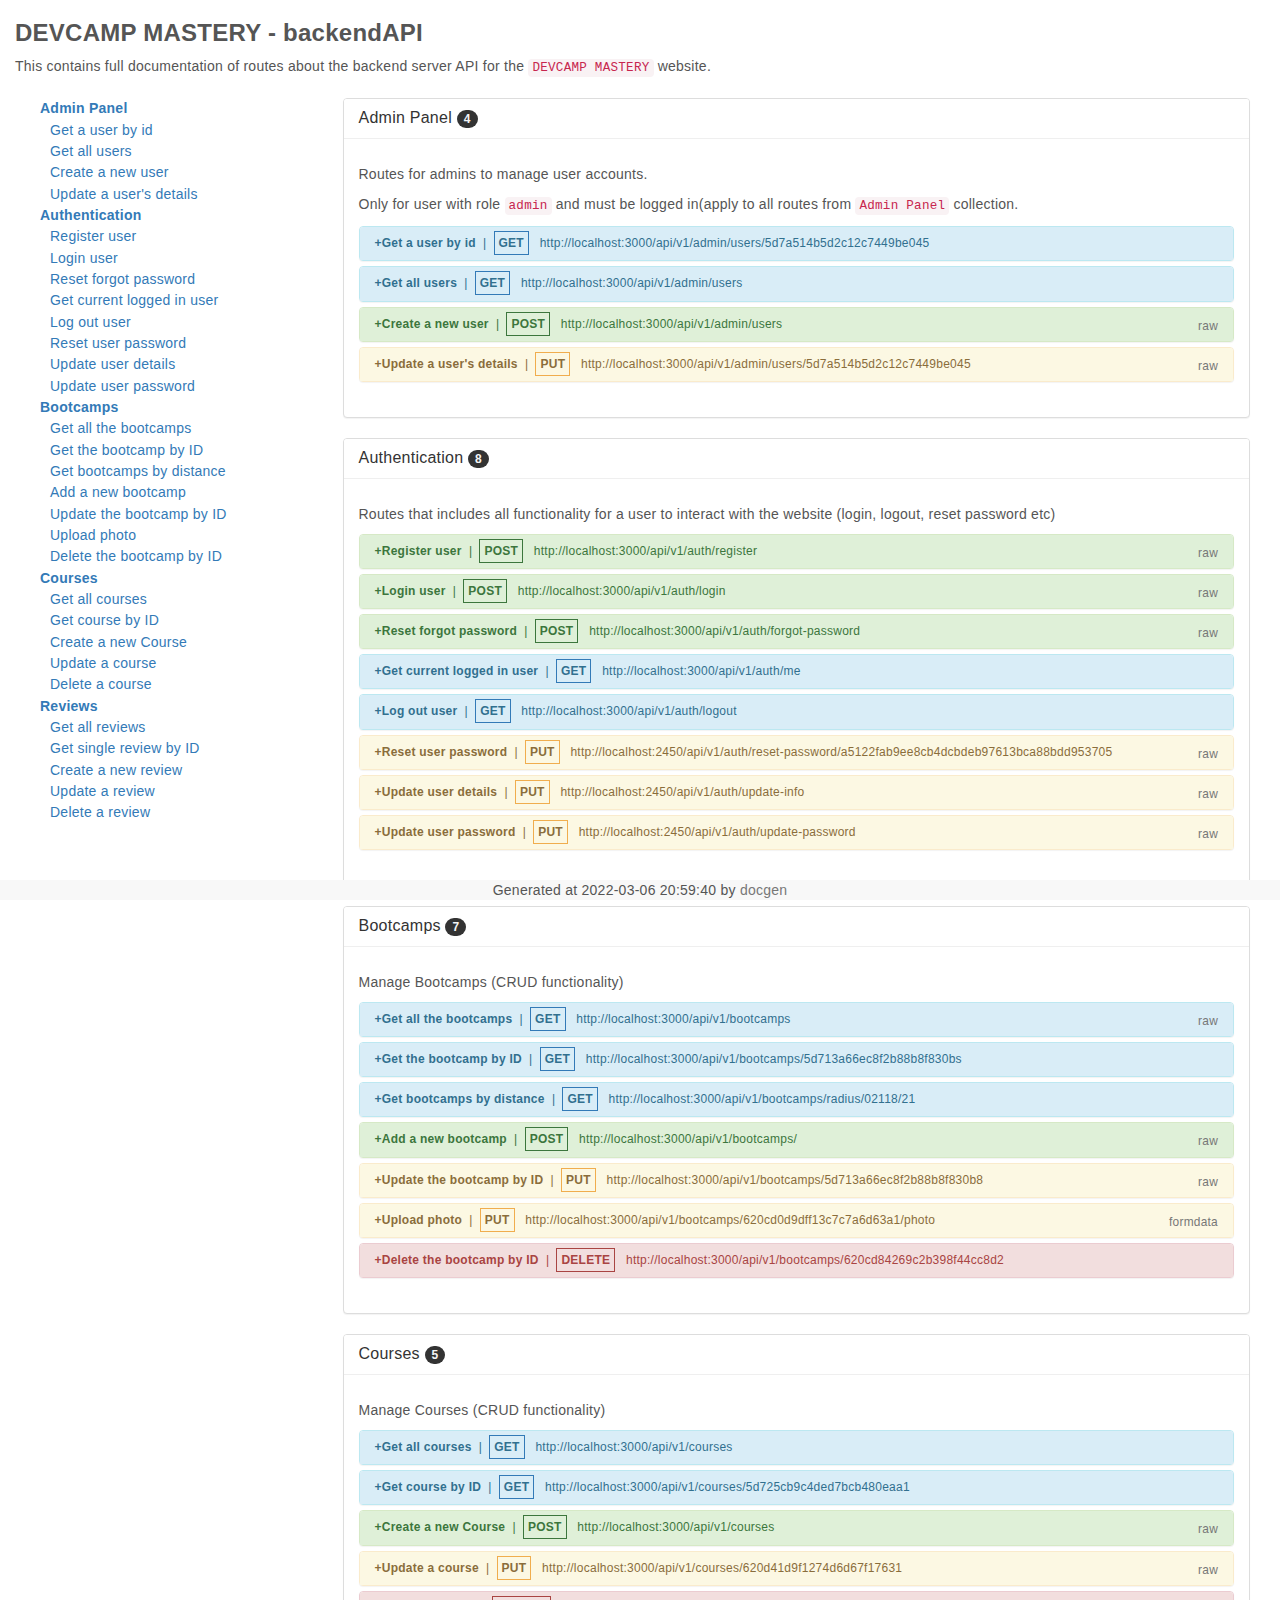
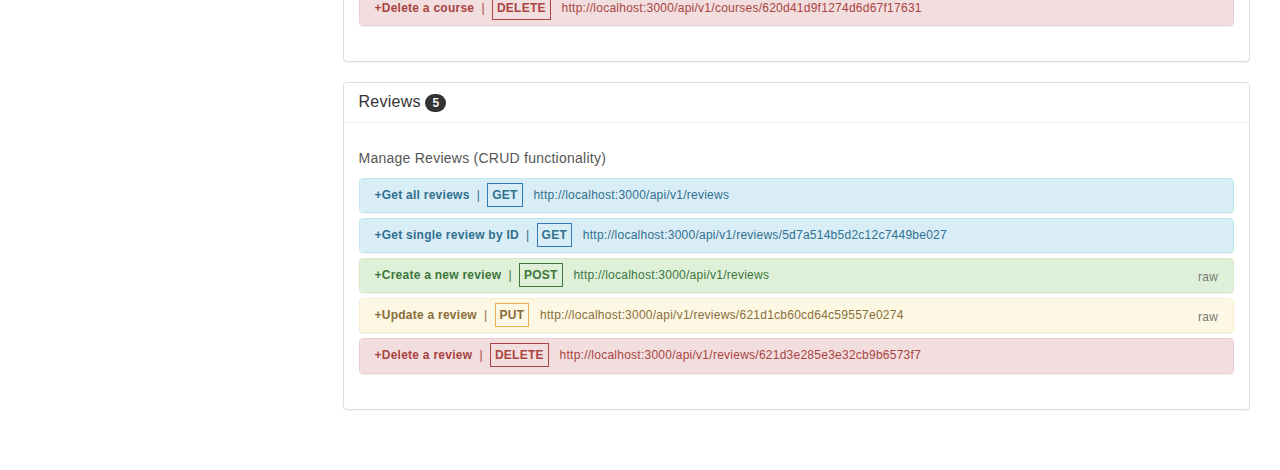
<file: devcamp/index.html>
<!doctype html>
<html lang=en>
<meta charset=utf-8>
<meta http-equiv=x-ua-compatible content="ie=edge">
<meta name=viewport content="width=device-width,initial-scale=1">
<title>devcamp-mastery__api
    &nbsp;|&nbsp;
    This contains full documentation of routes about the backend server API for the `DEVCAMP MASTERY` website.</title>
<style media=screen>
    /*!* Bootstrap v3.3.7 (http://getbootstrap.com)
* Copyright 2011-2016 Twitter, Inc.
* Licensed under MIT (https://github.com/twbs/bootstrap/blob/master/LICENSE)*/
    /*!normalize.css v3.0.3 | MIT License | github.com/necolas/normalize.css*/
    html {
        font-family: sans-serif;
        -webkit-text-size-adjust: 100%;
        -ms-text-size-adjust: 100%
    }

    body {
        margin: 0
    }

    article,
    aside,
    details,
    figcaption,
    figure,
    footer,
    header,
    hgroup,
    main,
    menu,
    nav,
    section,
    summary {
        display: block
    }

    audio,
    canvas,
    progress,
    video {
        display: inline-block;
        vertical-align: baseline
    }

    audio:not([controls]) {
        display: none;
        height: 0
    }

    [hidden],
    template {
        display: none
    }

    a {
        background-color: transparent
    }

    a:active,
    a:hover {
        outline: 0
    }

    abbr[title] {
        border-bottom: 1px dotted
    }

    b,
    strong {
        font-weight: 700
    }

    dfn {
        font-style: italic
    }

    h1 {
        margin: .67em 0;
        font-size: 2em
    }

    mark {
        color: #000;
        background: #ff0
    }

    small {
        font-size: 80%
    }

    sub,
    sup {
        position: relative;
        font-size: 75%;
        line-height: 0;
        vertical-align: baseline
    }

    sup {
        top: -.5em
    }

    sub {
        bottom: -.25em
    }

    img {
        border: 0
    }

    svg:not(:root) {
        overflow: hidden
    }

    figure {
        margin: 1em 40px
    }

    hr {
        height: 0;
        -webkit-box-sizing: content-box;
        -moz-box-sizing: content-box;
        box-sizing: content-box
    }

    pre {
        overflow: auto
    }

    code,
    kbd,
    pre,
    samp {
        font-family: monospace, monospace;
        font-size: 1em
    }

    button,
    input,
    optgroup,
    select,
    textarea {
        margin: 0;
        font: inherit;
        color: inherit
    }

    button {
        overflow: visible
    }

    button,
    select {
        text-transform: none
    }

    button,
    html input[type=button],
    input[type=reset],
    input[type=submit] {
        -webkit-appearance: button;
        cursor: pointer
    }

    button[disabled],
    html input[disabled] {
        cursor: default
    }

    button::-moz-focus-inner,
    input::-moz-focus-inner {
        padding: 0;
        border: 0
    }

    input {
        line-height: normal
    }

    input[type=checkbox],
    input[type=radio] {
        -webkit-box-sizing: border-box;
        -moz-box-sizing: border-box;
        box-sizing: border-box;
        padding: 0
    }

    input[type=number]::-webkit-inner-spin-button,
    input[type=number]::-webkit-outer-spin-button {
        height: auto
    }

    input[type=search] {
        -webkit-box-sizing: content-box;
        -moz-box-sizing: content-box;
        box-sizing: content-box;
        -webkit-appearance: textfield
    }

    input[type=search]::-webkit-search-cancel-button,
    input[type=search]::-webkit-search-decoration {
        -webkit-appearance: none
    }

    fieldset {
        padding: .35em .625em .75em;
        margin: 0 2px;
        border: 1px solid silver
    }

    legend {
        padding: 0;
        border: 0
    }

    textarea {
        overflow: auto
    }

    optgroup {
        font-weight: 700
    }

    table {
        border-spacing: 0;
        border-collapse: collapse
    }

    td,
    th {
        padding: 0
    }

    /*!Source: https://github.com/h5bp/html5-boilerplate/blob/master/src/css/main.css*/
    @media print {

        *,
        :after,
        :before {
            color: #000 !important;
            text-shadow: none !important;
            background: 0 0 !important;
            -webkit-box-shadow: none !important;
            box-shadow: none !important
        }

        a,
        a:visited {
            text-decoration: underline
        }

        a[href]:after {
            content: " ("attr(href) ")"
        }

        abbr[title]:after {
            content: " ("attr(title) ")"
        }

        a[href^="javascript:"]:after,
        a[href^="#"]:after {
            content: ""
        }

        blockquote,
        pre {
            border: 1px solid #999;
            page-break-inside: avoid
        }

        thead {
            display: table-header-group
        }

        img,
        tr {
            page-break-inside: avoid
        }

        img {
            max-width: 100% !important
        }

        h2,
        h3,
        p {
            orphans: 3;
            widows: 3
        }

        h2,
        h3 {
            page-break-after: avoid
        }

        .navbar {
            display: none
        }

        .btn>.caret,
        .dropup>.btn>.caret {
            border-top-color: #000 !important
        }

        .label {
            border: 1px solid #000
        }

        .table {
            border-collapse: collapse !important
        }

        .table td,
        .table th {
            background-color: #fff !important
        }

        .table-bordered td,
        .table-bordered th {
            border: 1px solid #ddd !important
        }
    }

    @font-face {
        font-family: glyphicons halflings;
        src: url(../fonts/glyphicons-halflings-regular.eot);
        font-style: normal;
        font-weight: 400;
        line-height: 1;
        -webkit-font-smoothing: antialiased;
        -moz-osx-font-smoothing: grayscale
    }

    .glyphicon-asterisk:before {
        content: "\002a"
    }

    .glyphicon-plus:before {
        content: "\002b"
    }

    .glyphicon-eur:before,
    .glyphicon-euro:before {
        content: "\20ac"
    }

    .glyphicon-minus:before {
        content: "\2212"
    }

    .glyphicon-cloud:before {
        content: "\2601"
    }

    .glyphicon-envelope:before {
        content: "\2709"
    }

    .glyphicon-pencil:before {
        content: "\270f"
    }

    .glyphicon-glass:before {
        content: "\e001"
    }

    .glyphicon-music:before {
        content: "\e002"
    }

    .glyphicon-search:before {
        content: "\e003"
    }

    .glyphicon-heart:before {
        content: "\e005"
    }

    .glyphicon-star:before {
        content: "\e006"
    }

    .glyphicon-star-empty:before {
        content: "\e007"
    }

    .glyphicon-user:before {
        content: "\e008"
    }

    .glyphicon-film:before {
        content: "\e009"
    }

    .glyphicon-th-large:before {
        content: "\e010"
    }

    .glyphicon-th:before {
        content: "\e011"
    }

    .glyphicon-th-list:before {
        content: "\e012"
    }

    .glyphicon-ok:before {
        content: "\e013"
    }

    .glyphicon-remove:before {
        content: "\e014"
    }

    .glyphicon-zoom-in:before {
        content: "\e015"
    }

    .glyphicon-zoom-out:before {
        content: "\e016"
    }

    .glyphicon-off:before {
        content: "\e017"
    }

    .glyphicon-signal:before {
        content: "\e018"
    }

    .glyphicon-cog:before {
        content: "\e019"
    }

    .glyphicon-trash:before {
        content: "\e020"
    }

    .glyphicon-home:before {
        content: "\e021"
    }

    .glyphicon-file:before {
        content: "\e022"
    }

    .glyphicon-time:before {
        content: "\e023"
    }

    .glyphicon-road:before {
        content: "\e024"
    }

    .glyphicon-download-alt:before {
        content: "\e025"
    }

    .glyphicon-download:before {
        content: "\e026"
    }

    .glyphicon-upload:before {
        content: "\e027"
    }

    .glyphicon-inbox:before {
        content: "\e028"
    }

    .glyphicon-play-circle:before {
        content: "\e029"
    }

    .glyphicon-repeat:before {
        content: "\e030"
    }

    .glyphicon-refresh:before {
        content: "\e031"
    }

    .glyphicon-list-alt:before {
        content: "\e032"
    }

    .glyphicon-lock:before {
        content: "\e033"
    }

    .glyphicon-flag:before {
        content: "\e034"
    }

    .glyphicon-headphones:before {
        content: "\e035"
    }

    .glyphicon-volume-off:before {
        content: "\e036"
    }

    .glyphicon-volume-down:before {
        content: "\e037"
    }

    .glyphicon-volume-up:before {
        content: "\e038"
    }

    .glyphicon-qrcode:before {
        content: "\e039"
    }

    .glyphicon-barcode:before {
        content: "\e040"
    }

    .glyphicon-tag:before {
        content: "\e041"
    }

    .glyphicon-tags:before {
        content: "\e042"
    }

    .glyphicon-book:before {
        content: "\e043"
    }

    .glyphicon-bookmark:before {
        content: "\e044"
    }

    .glyphicon-print:before {
        content: "\e045"
    }

    .glyphicon-camera:before {
        content: "\e046"
    }

    .glyphicon-font:before {
        content: "\e047"
    }

    .glyphicon-bold:before {
        content: "\e048"
    }

    .glyphicon-italic:before {
        content: "\e049"
    }

    .glyphicon-text-height:before {
        content: "\e050"
    }

    .glyphicon-text-width:before {
        content: "\e051"
    }

    .glyphicon-align-left:before {
        content: "\e052"
    }

    .glyphicon-align-center:before {
        content: "\e053"
    }

    .glyphicon-align-right:before {
        content: "\e054"
    }

    .glyphicon-align-justify:before {
        content: "\e055"
    }

    .glyphicon-list:before {
        content: "\e056"
    }

    .glyphicon-indent-left:before {
        content: "\e057"
    }

    .glyphicon-indent-right:before {
        content: "\e058"
    }

    .glyphicon-facetime-video:before {
        content: "\e059"
    }

    .glyphicon-picture:before {
        content: "\e060"
    }

    .glyphicon-map-marker:before {
        content: "\e062"
    }

    .glyphicon-adjust:before {
        content: "\e063"
    }

    .glyphicon-tint:before {
        content: "\e064"
    }

    .glyphicon-edit:before {
        content: "\e065"
    }

    .glyphicon-share:before {
        content: "\e066"
    }

    .glyphicon-check:before {
        content: "\e067"
    }

    .glyphicon-move:before {
        content: "\e068"
    }

    .glyphicon-step-backward:before {
        content: "\e069"
    }

    .glyphicon-fast-backward:before {
        content: "\e070"
    }

    .glyphicon-backward:before {
        content: "\e071"
    }

    .glyphicon-play:before {
        content: "\e072"
    }

    .glyphicon-pause:before {
        content: "\e073"
    }

    .glyphicon-stop:before {
        content: "\e074"
    }

    .glyphicon-forward:before {
        content: "\e075"
    }

    .glyphicon-fast-forward:before {
        content: "\e076"
    }

    .glyphicon-step-forward:before {
        content: "\e077"
    }

    .glyphicon-eject:before {
        content: "\e078"
    }

    .glyphicon-chevron-left:before {
        content: "\e079"
    }

    .glyphicon-chevron-right:before {
        content: "\e080"
    }

    .glyphicon-plus-sign:before {
        content: "\e081"
    }

    .glyphicon-minus-sign:before {
        content: "\e082"
    }

    .glyphicon-remove-sign:before {
        content: "\e083"
    }

    .glyphicon-ok-sign:before {
        content: "\e084"
    }

    .glyphicon-question-sign:before {
        content: "\e085"
    }

    .glyphicon-info-sign:before {
        content: "\e086"
    }

    .glyphicon-screenshot:before {
        content: "\e087"
    }

    .glyphicon-remove-circle:before {
        content: "\e088"
    }

    .glyphicon-ok-circle:before {
        content: "\e089"
    }

    .glyphicon-ban-circle:before {
        content: "\e090"
    }

    .glyphicon-arrow-left:before {
        content: "\e091"
    }

    .glyphicon-arrow-right:before {
        content: "\e092"
    }

    .glyphicon-arrow-up:before {
        content: "\e093"
    }

    .glyphicon-arrow-down:before {
        content: "\e094"
    }

    .glyphicon-share-alt:before {
        content: "\e095"
    }

    .glyphicon-resize-full:before {
        content: "\e096"
    }

    .glyphicon-resize-small:before {
        content: "\e097"
    }

    .glyphicon-exclamation-sign:before {
        content: "\e101"
    }

    .glyphicon-gift:before {
        content: "\e102"
    }

    .glyphicon-leaf:before {
        content: "\e103"
    }

    .glyphicon-fire:before {
        content: "\e104"
    }

    .glyphicon-eye-open:before {
        content: "\e105"
    }

    .glyphicon-eye-close:before {
        content: "\e106"
    }

    .glyphicon-warning-sign:before {
        content: "\e107"
    }

    .glyphicon-plane:before {
        content: "\e108"
    }

    .glyphicon-calendar:before {
        content: "\e109"
    }

    .glyphicon-random:before {
        content: "\e110"
    }

    .glyphicon-comment:before {
        content: "\e111"
    }

    .glyphicon-magnet:before {
        content: "\e112"
    }

    .glyphicon-chevron-up:before {
        content: "\e113"
    }

    .glyphicon-chevron-down:before {
        content: "\e114"
    }

    .glyphicon-retweet:before {
        content: "\e115"
    }

    .glyphicon-shopping-cart:before {
        content: "\e116"
    }

    .glyphicon-folder-close:before {
        content: "\e117"
    }

    .glyphicon-folder-open:before {
        content: "\e118"
    }

    .glyphicon-resize-vertical:before {
        content: "\e119"
    }

    .glyphicon-resize-horizontal:before {
        content: "\e120"
    }

    .glyphicon-hdd:before {
        content: "\e121"
    }

    .glyphicon-bullhorn:before {
        content: "\e122"
    }

    .glyphicon-bell:before {
        content: "\e123"
    }

    .glyphicon-certificate:before {
        content: "\e124"
    }

    .glyphicon-thumbs-up:before {
        content: "\e125"
    }

    .glyphicon-thumbs-down:before {
        content: "\e126"
    }

    .glyphicon-hand-right:before {
        content: "\e127"
    }

    .glyphicon-hand-left:before {
        content: "\e128"
    }

    .glyphicon-hand-up:before {
        content: "\e129"
    }

    .glyphicon-hand-down:before {
        content: "\e130"
    }

    .glyphicon-circle-arrow-right:before {
        content: "\e131"
    }

    .glyphicon-circle-arrow-left:before {
        content: "\e132"
    }

    .glyphicon-circle-arrow-up:before {
        content: "\e133"
    }

    .glyphicon-circle-arrow-down:before {
        content: "\e134"
    }

    .glyphicon-globe:before {
        content: "\e135"
    }

    .glyphicon-wrench:before {
        content: "\e136"
    }

    .glyphicon-tasks:before {
        content: "\e137"
    }

    .glyphicon-filter:before {
        content: "\e138"
    }

    .glyphicon-briefcase:before {
        content: "\e139"
    }

    .glyphicon-fullscreen:before {
        content: "\e140"
    }

    .glyphicon-dashboard:before {
        content: "\e141"
    }

    .glyphicon-paperclip:before {
        content: "\e142"
    }

    .glyphicon-heart-empty:before {
        content: "\e143"
    }

    .glyphicon-link:before {
        content: "\e144"
    }

    .glyphicon-phone:before {
        content: "\e145"
    }

    .glyphicon-pushpin:before {
        content: "\e146"
    }

    .glyphicon-usd:before {
        content: "\e148"
    }

    .glyphicon-gbp:before {
        content: "\e149"
    }

    .glyphicon-sort:before {
        content: "\e150"
    }

    .glyphicon-sort-by-alphabet:before {
        content: "\e151"
    }

    .glyphicon-sort-by-alphabet-alt:before {
        content: "\e152"
    }

    .glyphicon-sort-by-order:before {
        content: "\e153"
    }

    .glyphicon-sort-by-order-alt:before {
        content: "\e154"
    }

    .glyphicon-sort-by-attributes:before {
        content: "\e155"
    }

    .glyphicon-sort-by-attributes-alt:before {
        content: "\e156"
    }

    .glyphicon-unchecked:before {
        content: "\e157"
    }

    .glyphicon-expand:before {
        content: "\e158"
    }

    .glyphicon-collapse-down:before {
        content: "\e159"
    }

    .glyphicon-collapse-up:before {
        content: "\e160"
    }

    .glyphicon-log-in:before {
        content: "\e161"
    }

    .glyphicon-flash:before {
        content: "\e162"
    }

    .glyphicon-log-out:before {
        content: "\e163"
    }

    .glyphicon-new-window:before {
        content: "\e164"
    }

    .glyphicon-record:before {
        content: "\e165"
    }

    .glyphicon-save:before {
        content: "\e166"
    }

    .glyphicon-open:before {
        content: "\e167"
    }

    .glyphicon-saved:before {
        content: "\e168"
    }

    .glyphicon-import:before {
        content: "\e169"
    }

    .glyphicon-export:before {
        content: "\e170"
    }

    .glyphicon-send:before {
        content: "\e171"
    }

    .glyphicon-floppy-disk:before {
        content: "\e172"
    }

    .glyphicon-floppy-saved:before {
        content: "\e173"
    }

    .glyphicon-floppy-remove:before {
        content: "\e174"
    }

    .glyphicon-floppy-save:before {
        content: "\e175"
    }

    .glyphicon-floppy-open:before {
        content: "\e176"
    }

    .glyphicon-credit-card:before {
        content: "\e177"
    }

    .glyphicon-transfer:before {
        content: "\e178"
    }

    .glyphicon-cutlery:before {
        content: "\e179"
    }

    .glyphicon-header:before {
        content: "\e180"
    }

    .glyphicon-compressed:before {
        content: "\e181"
    }

    .glyphicon-earphone:before {
        content: "\e182"
    }

    .glyphicon-phone-alt:before {
        content: "\e183"
    }

    .glyphicon-tower:before {
        content: "\e184"
    }

    .glyphicon-stats:before {
        content: "\e185"
    }

    .glyphicon-sd-video:before {
        content: "\e186"
    }

    .glyphicon-hd-video:before {
        content: "\e187"
    }

    .glyphicon-subtitles:before {
        content: "\e188"
    }

    .glyphicon-sound-stereo:before {
        content: "\e189"
    }

    .glyphicon-sound-dolby:before {
        content: "\e190"
    }

    .glyphicon-sound-5-1:before {
        content: "\e191"
    }

    .glyphicon-sound-6-1:before {
        content: "\e192"
    }

    .glyphicon-sound-7-1:before {
        content: "\e193"
    }

    .glyphicon-copyright-mark:before {
        content: "\e194"
    }

    .glyphicon-registration-mark:before {
        content: "\e195"
    }

    .glyphicon-cloud-download:before {
        content: "\e197"
    }

    .glyphicon-cloud-upload:before {
        content: "\e198"
    }

    .glyphicon-tree-conifer:before {
        content: "\e199"
    }

    .glyphicon-tree-deciduous:before {
        content: "\e200"
    }

    .glyphicon-cd:before {
        content: "\e201"
    }

    .glyphicon-save-file:before {
        content: "\e202"
    }

    .glyphicon-open-file:before {
        content: "\e203"
    }

    .glyphicon-level-up:before {
        content: "\e204"
    }

    .glyphicon-copy:before {
        content: "\e205"
    }

    .glyphicon-paste:before {
        content: "\e206"
    }

    .glyphicon-alert:before {
        content: "\e209"
    }

    .glyphicon-equalizer:before {
        content: "\e210"
    }

    .glyphicon-king:before {
        content: "\e211"
    }

    .glyphicon-queen:before {
        content: "\e212"
    }

    .glyphicon-pawn:before {
        content: "\e213"
    }

    .glyphicon-bishop:before {
        content: "\e214"
    }

    .glyphicon-knight:before {
        content: "\e215"
    }

    .glyphicon-baby-formula:before {
        content: "\e216"
    }

    .glyphicon-tent:before {
        content: "\26fa"
    }

    .glyphicon-blackboard:before {
        content: "\e218"
    }

    .glyphicon-bed:before {
        content: "\e219"
    }

    .glyphicon-apple:before {
        content: "\f8ff"
    }

    .glyphicon-erase:before {
        content: "\e221"
    }

    .glyphicon-hourglass:before {
        content: "\231b"
    }

    .glyphicon-lamp:before {
        content: "\e223"
    }

    .glyphicon-duplicate:before {
        content: "\e224"
    }

    .glyphicon-piggy-bank:before {
        content: "\e225"
    }

    .glyphicon-scissors:before {
        content: "\e226"
    }

    .glyphicon-bitcoin:before {
        content: "\e227"
    }

    .glyphicon-btc:before {
        content: "\e227"
    }

    .glyphicon-xbt:before {
        content: "\e227"
    }

    .glyphicon-yen:before {
        content: "\00a5"
    }

    .glyphicon-jpy:before {
        content: "\00a5"
    }

    .glyphicon-ruble:before {
        content: "\20bd"
    }

    .glyphicon-rub:before {
        content: "\20bd"
    }

    .glyphicon-scale:before {
        content: "\e230"
    }

    .glyphicon-ice-lolly:before {
        content: "\e231"
    }

    .glyphicon-ice-lolly-tasted:before {
        content: "\e232"
    }

    .glyphicon-education:before {
        content: "\e233"
    }

    .glyphicon-option-horizontal:before {
        content: "\e234"
    }

    .glyphicon-option-vertical:before {
        content: "\e235"
    }

    .glyphicon-menu-hamburger:before {
        content: "\e236"
    }

    .glyphicon-modal-window:before {
        content: "\e237"
    }

    .glyphicon-oil:before {
        content: "\e238"
    }

    .glyphicon-grain:before {
        content: "\e239"
    }

    .glyphicon-sunglasses:before {
        content: "\e240"
    }

    .glyphicon-text-size:before {
        content: "\e241"
    }

    .glyphicon-text-color:before {
        content: "\e242"
    }

    .glyphicon-text-background:before {
        content: "\e243"
    }

    .glyphicon-object-align-top:before {
        content: "\e244"
    }

    .glyphicon-object-align-bottom:before {
        content: "\e245"
    }

    .glyphicon-object-align-horizontal:before {
        content: "\e246"
    }

    .glyphicon-object-align-left:before {
        content: "\e247"
    }

    .glyphicon-object-align-vertical:before {
        content: "\e248"
    }

    .glyphicon-object-align-right:before {
        content: "\e249"
    }

    .glyphicon-triangle-right:before {
        content: "\e250"
    }

    .glyphicon-triangle-left:before {
        content: "\e251"
    }

    .glyphicon-triangle-bottom:before {
        content: "\e252"
    }

    .glyphicon-triangle-top:before {
        content: "\e253"
    }

    .glyphicon-console:before {
        content: "\e254"
    }

    .glyphicon-superscript:before {
        content: "\e255"
    }

    .glyphicon-subscript:before {
        content: "\e256"
    }

    .glyphicon-menu-left:before {
        content: "\e257"
    }

    .glyphicon-menu-right:before {
        content: "\e258"
    }

    .glyphicon-menu-down:before {
        content: "\e259"
    }

    .glyphicon-menu-up:before {
        content: "\e260"
    }

    * {
        -webkit-box-sizing: border-box;
        -moz-box-sizing: border-box;
        box-sizing: border-box
    }

    :after,
    :before {
        -webkit-box-sizing: border-box;
        -moz-box-sizing: border-box;
        box-sizing: border-box
    }

    html {
        font-size: 10px;
        -webkit-tap-highlight-color: transparent
    }

    body {
        font-family: helvetica neue, Helvetica, Arial, sans-serif;
        font-size: 14px;
        line-height: 1.42857143;
        color: #333;
        background-color: #fff
    }

    button,
    input,
    select,
    textarea {
        font-family: inherit;
        font-size: inherit;
        line-height: inherit
    }

    a {
        color: #337ab7;
        text-decoration: none
    }

    a:focus,
    a:hover {
        color: #23527c;
        text-decoration: underline
    }

    a:focus {
        outline: 5px auto -webkit-focus-ring-color;
        outline-offset: -2px
    }

    figure {
        margin: 0
    }

    img {
        vertical-align: middle
    }

    .carousel-inner>.item>a>img,
    .carousel-inner>.item>img,
    .img-responsive,
    .thumbnail a>img,
    .thumbnail>img {
        display: block;
        max-width: 100%;
        height: auto
    }

    .img-rounded {
        border-radius: 6px
    }

    .img-thumbnail {
        display: inline-block;
        max-width: 100%;
        height: auto;
        padding: 4px;
        line-height: 1.42857143;
        background-color: #fff;
        border: 1px solid #ddd;
        border-radius: 4px;
        -webkit-transition: all .2s ease-in-out;
        -o-transition: all .2s ease-in-out;
        transition: all .2s ease-in-out
    }

    .img-circle {
        border-radius: 50%
    }

    hr {
        margin-top: 20px;
        margin-bottom: 20px;
        border: 0;
        border-top: 1px solid #eee
    }

    .sr-only {
        position: absolute;
        width: 1px;
        height: 1px;
        padding: 0;
        margin: -1px;
        overflow: hidden;
        clip: rect(0, 0, 0, 0);
        border: 0
    }

    .sr-only-focusable:active,
    .sr-only-focusable:focus {
        position: static;
        width: auto;
        height: auto;
        margin: 0;
        overflow: visible;
        clip: auto
    }

    [role=button] {
        cursor: pointer
    }

    .h1,
    .h2,
    .h3,
    .h4,
    .h5,
    .h6,
    h1,
    h2,
    h3,
    h4,
    h5,
    h6 {
        font-family: inherit;
        font-weight: 500;
        line-height: 1.1;
        color: inherit
    }

    .h1 .small,
    .h1 small,
    .h2 .small,
    .h2 small,
    .h3 .small,
    .h3 small,
    .h4 .small,
    .h4 small,
    .h5 .small,
    .h5 small,
    .h6 .small,
    .h6 small,
    h1 .small,
    h1 small,
    h2 .small,
    h2 small,
    h3 .small,
    h3 small,
    h4 .small,
    h4 small,
    h5 .small,
    h5 small,
    h6 .small,
    h6 small {
        font-weight: 400;
        line-height: 1;
        color: #777
    }

    .h1,
    .h2,
    .h3,
    h1,
    h2,
    h3 {
        margin-top: 20px;
        margin-bottom: 10px
    }

    .h1 .small,
    .h1 small,
    .h2 .small,
    .h2 small,
    .h3 .small,
    .h3 small,
    h1 .small,
    h1 small,
    h2 .small,
    h2 small,
    h3 .small,
    h3 small {
        font-size: 65%
    }

    .h4,
    .h5,
    .h6,
    h4,
    h5,
    h6 {
        margin-top: 10px;
        margin-bottom: 10px
    }

    .h4 .small,
    .h4 small,
    .h5 .small,
    .h5 small,
    .h6 .small,
    .h6 small,
    h4 .small,
    h4 small,
    h5 .small,
    h5 small,
    h6 .small,
    h6 small {
        font-size: 75%
    }

    .h1,
    h1 {
        font-size: 36px
    }

    .h2,
    h2 {
        font-size: 30px
    }

    .h3,
    h3 {
        font-size: 24px
    }

    .h4,
    h4 {
        font-size: 18px
    }

    .h5,
    h5 {
        font-size: 14px
    }

    .h6,
    h6 {
        font-size: 12px
    }

    p {
        margin: 0 0 10px
    }

    .lead {
        margin-bottom: 20px;
        font-size: 16px;
        font-weight: 300;
        line-height: 1.4
    }

    @media(min-width:768px) {
        .lead {
            font-size: 21px
        }
    }

    .small,
    small {
        font-size: 85%
    }

    .mark,
    mark {
        padding: .2em;
        background-color: #fcf8e3
    }

    .text-left {
        text-align: left
    }

    .text-right {
        text-align: right
    }

    .text-center {
        text-align: center
    }

    .text-justify {
        text-align: justify
    }

    .text-nowrap {
        white-space: nowrap
    }

    .text-lowercase {
        text-transform: lowercase
    }

    .text-uppercase {
        text-transform: uppercase
    }

    .text-capitalize {
        text-transform: capitalize
    }

    .text-muted {
        color: #777
    }

    .text-primary {
        color: #337ab7
    }

    a.text-primary:focus,
    a.text-primary:hover {
        color: #286090
    }

    .text-success {
        color: #3c763d
    }

    a.text-success:focus,
    a.text-success:hover {
        color: #2b542c
    }

    .text-info {
        color: #31708f
    }

    a.text-info:focus,
    a.text-info:hover {
        color: #245269
    }

    .text-warning {
        color: #8a6d3b
    }

    a.text-warning:focus,
    a.text-warning:hover {
        color: #66512c
    }

    .text-danger {
        color: #a94442
    }

    a.text-danger:focus,
    a.text-danger:hover {
        color: #843534
    }

    .bg-primary {
        color: #fff;
        background-color: #337ab7
    }

    a.bg-primary:focus,
    a.bg-primary:hover {
        background-color: #286090
    }

    .bg-success {
        background-color: #dff0d8
    }

    a.bg-success:focus,
    a.bg-success:hover {
        background-color: #c1e2b3
    }

    .bg-info {
        background-color: #d9edf7
    }

    a.bg-info:focus,
    a.bg-info:hover {
        background-color: #afd9ee
    }

    .bg-warning {
        background-color: #fcf8e3
    }

    a.bg-warning:focus,
    a.bg-warning:hover {
        background-color: #f7ecb5
    }

    .bg-danger {
        background-color: #f2dede
    }

    a.bg-danger:focus,
    a.bg-danger:hover {
        background-color: #e4b9b9
    }

    .page-header {
        padding-bottom: 9px;
        margin: 40px 0 20px;
        border-bottom: 1px solid #eee
    }

    ol,
    ul {
        margin-top: 0;
        margin-bottom: 10px
    }

    ol ol,
    ol ul,
    ul ol,
    ul ul {
        margin-bottom: 0
    }

    .list-unstyled {
        padding-left: 0;
        list-style: none
    }

    .list-inline {
        padding-left: 0;
        margin-left: -5px;
        list-style: none
    }

    .list-inline>li {
        display: inline-block;
        padding-right: 5px;
        padding-left: 5px
    }

    dl {
        margin-top: 0;
        margin-bottom: 20px
    }

    dd,
    dt {
        line-height: 1.42857143
    }

    dt {
        font-weight: 700
    }

    dd {
        margin-left: 0
    }

    @media(min-width:768px) {
        .dl-horizontal dt {
            float: left;
            width: 160px;
            overflow: hidden;
            clear: left;
            text-align: right;
            text-overflow: ellipsis;
            white-space: nowrap
        }

        .dl-horizontal dd {
            margin-left: 180px
        }
    }

    abbr[data-original-title],
    abbr[title] {
        cursor: help;
        border-bottom: 1px dotted #777
    }

    .initialism {
        font-size: 90%;
        text-transform: uppercase
    }

    blockquote {
        padding: 10px 20px;
        margin: 0 0 20px;
        font-size: 17.5px;
        border-left: 5px solid #eee
    }

    blockquote ol:last-child,
    blockquote p:last-child,
    blockquote ul:last-child {
        margin-bottom: 0
    }

    blockquote .small,
    blockquote footer,
    blockquote small {
        display: block;
        font-size: 80%;
        line-height: 1.42857143;
        color: #777
    }

    blockquote .small:before,
    blockquote footer:before,
    blockquote small:before {
        content: '\2014 \00A0'
    }

    .blockquote-reverse,
    blockquote.pull-right {
        padding-right: 15px;
        padding-left: 0;
        text-align: right;
        border-right: 5px solid #eee;
        border-left: 0
    }

    .blockquote-reverse .small:before,
    .blockquote-reverse footer:before,
    .blockquote-reverse small:before,
    blockquote.pull-right .small:before,
    blockquote.pull-right footer:before,
    blockquote.pull-right small:before {
        content: ''
    }

    .blockquote-reverse .small:after,
    .blockquote-reverse footer:after,
    .blockquote-reverse small:after,
    blockquote.pull-right .small:after,
    blockquote.pull-right footer:after,
    blockquote.pull-right small:after {
        content: '\00A0 \2014'
    }

    address {
        margin-bottom: 20px;
        font-style: normal;
        line-height: 1.42857143
    }

    code,
    kbd,
    pre,
    samp {
        font-family: Menlo, Monaco, Consolas, courier new, monospace
    }

    code {
        padding: 2px 4px;
        font-size: 90%;
        color: #c7254e;
        background-color: #f9f2f4;
        border-radius: 4px
    }

    kbd {
        padding: 2px 4px;
        font-size: 90%;
        color: #fff;
        background-color: #333;
        border-radius: 3px;
        -webkit-box-shadow: inset 0 -1px 0 rgba(0, 0, 0, .25);
        box-shadow: inset 0 -1px 0 rgba(0, 0, 0, .25)
    }

    kbd kbd {
        padding: 0;
        font-size: 100%;
        font-weight: 700;
        -webkit-box-shadow: none;
        box-shadow: none
    }

    pre {
        display: block;
        padding: 9.5px;
        margin: 0 0 10px;
        font-size: 13px;
        line-height: 1.42857143;
        color: #333;
        word-break: break-all;
        word-wrap: break-word;
        background-color: #f5f5f5;
        border: 1px solid #ccc;
        border-radius: 4px
    }

    pre code {
        padding: 0;
        font-size: inherit;
        color: inherit;
        white-space: pre-wrap;
        background-color: transparent;
        border-radius: 0
    }

    .pre-scrollable {
        max-height: 340px;
        overflow-y: scroll
    }

    .container {
        padding-right: 15px;
        padding-left: 15px;
        margin-right: auto;
        margin-left: auto
    }

    @media(min-width:768px) {
        .container {
            width: 750px
        }
    }

    @media(min-width:992px) {
        .container {
            width: 970px
        }
    }

    @media(min-width:1200px) {
        .container {
            width: 1170px
        }
    }

    .container-fluid {
        padding-right: 15px;
        padding-left: 15px;
        margin-right: auto;
        margin-left: auto
    }

    .row {
        margin-right: -15px;
        margin-left: -15px
    }

    .col-lg-1,
    .col-lg-10,
    .col-lg-11,
    .col-lg-12,
    .col-lg-2,
    .col-lg-3,
    .col-lg-4,
    .col-lg-5,
    .col-lg-6,
    .col-lg-7,
    .col-lg-8,
    .col-lg-9,
    .col-md-1,
    .col-md-10,
    .col-md-11,
    .col-md-12,
    .col-md-2,
    .col-md-3,
    .col-md-4,
    .col-md-5,
    .col-md-6,
    .col-md-7,
    .col-md-8,
    .col-md-9,
    .col-sm-1,
    .col-sm-10,
    .col-sm-11,
    .col-sm-12,
    .col-sm-2,
    .col-sm-3,
    .col-sm-4,
    .col-sm-5,
    .col-sm-6,
    .col-sm-7,
    .col-sm-8,
    .col-sm-9,
    .col-xs-1,
    .col-xs-10,
    .col-xs-11,
    .col-xs-12,
    .col-xs-2,
    .col-xs-3,
    .col-xs-4,
    .col-xs-5,
    .col-xs-6,
    .col-xs-7,
    .col-xs-8,
    .col-xs-9 {
        position: relative;
        min-height: 1px;
        padding-right: 15px;
        padding-left: 15px
    }

    .col-xs-1,
    .col-xs-10,
    .col-xs-11,
    .col-xs-12,
    .col-xs-2,
    .col-xs-3,
    .col-xs-4,
    .col-xs-5,
    .col-xs-6,
    .col-xs-7,
    .col-xs-8,
    .col-xs-9 {
        float: left
    }

    .col-xs-12 {
        width: 100%
    }

    .col-xs-11 {
        width: 91.66666667%
    }

    .col-xs-10 {
        width: 83.33333333%
    }

    .col-xs-9 {
        width: 75%
    }

    .col-xs-8 {
        width: 66.66666667%
    }

    .col-xs-7 {
        width: 58.33333333%
    }

    .col-xs-6 {
        width: 50%
    }

    .col-xs-5 {
        width: 41.66666667%
    }

    .col-xs-4 {
        width: 33.33333333%
    }

    .col-xs-3 {
        width: 25%
    }

    .col-xs-2 {
        width: 16.66666667%
    }

    .col-xs-1 {
        width: 8.33333333%
    }

    .col-xs-pull-12 {
        right: 100%
    }

    .col-xs-pull-11 {
        right: 91.66666667%
    }

    .col-xs-pull-10 {
        right: 83.33333333%
    }

    .col-xs-pull-9 {
        right: 75%
    }

    .col-xs-pull-8 {
        right: 66.66666667%
    }

    .col-xs-pull-7 {
        right: 58.33333333%
    }

    .col-xs-pull-6 {
        right: 50%
    }

    .col-xs-pull-5 {
        right: 41.66666667%
    }

    .col-xs-pull-4 {
        right: 33.33333333%
    }

    .col-xs-pull-3 {
        right: 25%
    }

    .col-xs-pull-2 {
        right: 16.66666667%
    }

    .col-xs-pull-1 {
        right: 8.33333333%
    }

    .col-xs-pull-0 {
        right: auto
    }

    .col-xs-push-12 {
        left: 100%
    }

    .col-xs-push-11 {
        left: 91.66666667%
    }

    .col-xs-push-10 {
        left: 83.33333333%
    }

    .col-xs-push-9 {
        left: 75%
    }

    .col-xs-push-8 {
        left: 66.66666667%
    }

    .col-xs-push-7 {
        left: 58.33333333%
    }

    .col-xs-push-6 {
        left: 50%
    }

    .col-xs-push-5 {
        left: 41.66666667%
    }

    .col-xs-push-4 {
        left: 33.33333333%
    }

    .col-xs-push-3 {
        left: 25%
    }

    .col-xs-push-2 {
        left: 16.66666667%
    }

    .col-xs-push-1 {
        left: 8.33333333%
    }

    .col-xs-push-0 {
        left: auto
    }

    .col-xs-offset-12 {
        margin-left: 100%
    }

    .col-xs-offset-11 {
        margin-left: 91.66666667%
    }

    .col-xs-offset-10 {
        margin-left: 83.33333333%
    }

    .col-xs-offset-9 {
        margin-left: 75%
    }

    .col-xs-offset-8 {
        margin-left: 66.66666667%
    }

    .col-xs-offset-7 {
        margin-left: 58.33333333%
    }

    .col-xs-offset-6 {
        margin-left: 50%
    }

    .col-xs-offset-5 {
        margin-left: 41.66666667%
    }

    .col-xs-offset-4 {
        margin-left: 33.33333333%
    }

    .col-xs-offset-3 {
        margin-left: 25%
    }

    .col-xs-offset-2 {
        margin-left: 16.66666667%
    }

    .col-xs-offset-1 {
        margin-left: 8.33333333%
    }

    .col-xs-offset-0 {
        margin-left: 0
    }

    @media(min-width:768px) {

        .col-sm-1,
        .col-sm-10,
        .col-sm-11,
        .col-sm-12,
        .col-sm-2,
        .col-sm-3,
        .col-sm-4,
        .col-sm-5,
        .col-sm-6,
        .col-sm-7,
        .col-sm-8,
        .col-sm-9 {
            float: left
        }

        .col-sm-12 {
            width: 100%
        }

        .col-sm-11 {
            width: 91.66666667%
        }

        .col-sm-10 {
            width: 83.33333333%
        }

        .col-sm-9 {
            width: 75%
        }

        .col-sm-8 {
            width: 66.66666667%
        }

        .col-sm-7 {
            width: 58.33333333%
        }

        .col-sm-6 {
            width: 50%
        }

        .col-sm-5 {
            width: 41.66666667%
        }

        .col-sm-4 {
            width: 33.33333333%
        }

        .col-sm-3 {
            width: 25%
        }

        .col-sm-2 {
            width: 16.66666667%
        }

        .col-sm-1 {
            width: 8.33333333%
        }

        .col-sm-pull-12 {
            right: 100%
        }

        .col-sm-pull-11 {
            right: 91.66666667%
        }

        .col-sm-pull-10 {
            right: 83.33333333%
        }

        .col-sm-pull-9 {
            right: 75%
        }

        .col-sm-pull-8 {
            right: 66.66666667%
        }

        .col-sm-pull-7 {
            right: 58.33333333%
        }

        .col-sm-pull-6 {
            right: 50%
        }

        .col-sm-pull-5 {
            right: 41.66666667%
        }

        .col-sm-pull-4 {
            right: 33.33333333%
        }

        .col-sm-pull-3 {
            right: 25%
        }

        .col-sm-pull-2 {
            right: 16.66666667%
        }

        .col-sm-pull-1 {
            right: 8.33333333%
        }

        .col-sm-pull-0 {
            right: auto
        }

        .col-sm-push-12 {
            left: 100%
        }

        .col-sm-push-11 {
            left: 91.66666667%
        }

        .col-sm-push-10 {
            left: 83.33333333%
        }

        .col-sm-push-9 {
            left: 75%
        }

        .col-sm-push-8 {
            left: 66.66666667%
        }

        .col-sm-push-7 {
            left: 58.33333333%
        }

        .col-sm-push-6 {
            left: 50%
        }

        .col-sm-push-5 {
            left: 41.66666667%
        }

        .col-sm-push-4 {
            left: 33.33333333%
        }

        .col-sm-push-3 {
            left: 25%
        }

        .col-sm-push-2 {
            left: 16.66666667%
        }

        .col-sm-push-1 {
            left: 8.33333333%
        }

        .col-sm-push-0 {
            left: auto
        }

        .col-sm-offset-12 {
            margin-left: 100%
        }

        .col-sm-offset-11 {
            margin-left: 91.66666667%
        }

        .col-sm-offset-10 {
            margin-left: 83.33333333%
        }

        .col-sm-offset-9 {
            margin-left: 75%
        }

        .col-sm-offset-8 {
            margin-left: 66.66666667%
        }

        .col-sm-offset-7 {
            margin-left: 58.33333333%
        }

        .col-sm-offset-6 {
            margin-left: 50%
        }

        .col-sm-offset-5 {
            margin-left: 41.66666667%
        }

        .col-sm-offset-4 {
            margin-left: 33.33333333%
        }

        .col-sm-offset-3 {
            margin-left: 25%
        }

        .col-sm-offset-2 {
            margin-left: 16.66666667%
        }

        .col-sm-offset-1 {
            margin-left: 8.33333333%
        }

        .col-sm-offset-0 {
            margin-left: 0
        }
    }

    @media(min-width:992px) {

        .col-md-1,
        .col-md-10,
        .col-md-11,
        .col-md-12,
        .col-md-2,
        .col-md-3,
        .col-md-4,
        .col-md-5,
        .col-md-6,
        .col-md-7,
        .col-md-8,
        .col-md-9 {
            float: left
        }

        .col-md-12 {
            width: 100%
        }

        .col-md-11 {
            width: 91.66666667%
        }

        .col-md-10 {
            width: 83.33333333%
        }

        .col-md-9 {
            width: 75%
        }

        .col-md-8 {
            width: 66.66666667%
        }

        .col-md-7 {
            width: 58.33333333%
        }

        .col-md-6 {
            width: 50%
        }

        .col-md-5 {
            width: 41.66666667%
        }

        .col-md-4 {
            width: 33.33333333%
        }

        .col-md-3 {
            width: 25%
        }

        .col-md-2 {
            width: 16.66666667%
        }

        .col-md-1 {
            width: 8.33333333%
        }

        .col-md-pull-12 {
            right: 100%
        }

        .col-md-pull-11 {
            right: 91.66666667%
        }

        .col-md-pull-10 {
            right: 83.33333333%
        }

        .col-md-pull-9 {
            right: 75%
        }

        .col-md-pull-8 {
            right: 66.66666667%
        }

        .col-md-pull-7 {
            right: 58.33333333%
        }

        .col-md-pull-6 {
            right: 50%
        }

        .col-md-pull-5 {
            right: 41.66666667%
        }

        .col-md-pull-4 {
            right: 33.33333333%
        }

        .col-md-pull-3 {
            right: 25%
        }

        .col-md-pull-2 {
            right: 16.66666667%
        }

        .col-md-pull-1 {
            right: 8.33333333%
        }

        .col-md-pull-0 {
            right: auto
        }

        .col-md-push-12 {
            left: 100%
        }

        .col-md-push-11 {
            left: 91.66666667%
        }

        .col-md-push-10 {
            left: 83.33333333%
        }

        .col-md-push-9 {
            left: 75%
        }

        .col-md-push-8 {
            left: 66.66666667%
        }

        .col-md-push-7 {
            left: 58.33333333%
        }

        .col-md-push-6 {
            left: 50%
        }

        .col-md-push-5 {
            left: 41.66666667%
        }

        .col-md-push-4 {
            left: 33.33333333%
        }

        .col-md-push-3 {
            left: 25%
        }

        .col-md-push-2 {
            left: 16.66666667%
        }

        .col-md-push-1 {
            left: 8.33333333%
        }

        .col-md-push-0 {
            left: auto
        }

        .col-md-offset-12 {
            margin-left: 100%
        }

        .col-md-offset-11 {
            margin-left: 91.66666667%
        }

        .col-md-offset-10 {
            margin-left: 83.33333333%
        }

        .col-md-offset-9 {
            margin-left: 75%
        }

        .col-md-offset-8 {
            margin-left: 66.66666667%
        }

        .col-md-offset-7 {
            margin-left: 58.33333333%
        }

        .col-md-offset-6 {
            margin-left: 50%
        }

        .col-md-offset-5 {
            margin-left: 41.66666667%
        }

        .col-md-offset-4 {
            margin-left: 33.33333333%
        }

        .col-md-offset-3 {
            margin-left: 25%
        }

        .col-md-offset-2 {
            margin-left: 16.66666667%
        }

        .col-md-offset-1 {
            margin-left: 8.33333333%
        }

        .col-md-offset-0 {
            margin-left: 0
        }
    }

    @media(min-width:1200px) {

        .col-lg-1,
        .col-lg-10,
        .col-lg-11,
        .col-lg-12,
        .col-lg-2,
        .col-lg-3,
        .col-lg-4,
        .col-lg-5,
        .col-lg-6,
        .col-lg-7,
        .col-lg-8,
        .col-lg-9 {
            float: left
        }

        .col-lg-12 {
            width: 100%
        }

        .col-lg-11 {
            width: 91.66666667%
        }

        .col-lg-10 {
            width: 83.33333333%
        }

        .col-lg-9 {
            width: 75%
        }

        .col-lg-8 {
            width: 66.66666667%
        }

        .col-lg-7 {
            width: 58.33333333%
        }

        .col-lg-6 {
            width: 50%
        }

        .col-lg-5 {
            width: 41.66666667%
        }

        .col-lg-4 {
            width: 33.33333333%
        }

        .col-lg-3 {
            width: 25%
        }

        .col-lg-2 {
            width: 16.66666667%
        }

        .col-lg-1 {
            width: 8.33333333%
        }

        .col-lg-pull-12 {
            right: 100%
        }

        .col-lg-pull-11 {
            right: 91.66666667%
        }

        .col-lg-pull-10 {
            right: 83.33333333%
        }

        .col-lg-pull-9 {
            right: 75%
        }

        .col-lg-pull-8 {
            right: 66.66666667%
        }

        .col-lg-pull-7 {
            right: 58.33333333%
        }

        .col-lg-pull-6 {
            right: 50%
        }

        .col-lg-pull-5 {
            right: 41.66666667%
        }

        .col-lg-pull-4 {
            right: 33.33333333%
        }

        .col-lg-pull-3 {
            right: 25%
        }

        .col-lg-pull-2 {
            right: 16.66666667%
        }

        .col-lg-pull-1 {
            right: 8.33333333%
        }

        .col-lg-pull-0 {
            right: auto
        }

        .col-lg-push-12 {
            left: 100%
        }

        .col-lg-push-11 {
            left: 91.66666667%
        }

        .col-lg-push-10 {
            left: 83.33333333%
        }

        .col-lg-push-9 {
            left: 75%
        }

        .col-lg-push-8 {
            left: 66.66666667%
        }

        .col-lg-push-7 {
            left: 58.33333333%
        }

        .col-lg-push-6 {
            left: 50%
        }

        .col-lg-push-5 {
            left: 41.66666667%
        }

        .col-lg-push-4 {
            left: 33.33333333%
        }

        .col-lg-push-3 {
            left: 25%
        }

        .col-lg-push-2 {
            left: 16.66666667%
        }

        .col-lg-push-1 {
            left: 8.33333333%
        }

        .col-lg-push-0 {
            left: auto
        }

        .col-lg-offset-12 {
            margin-left: 100%
        }

        .col-lg-offset-11 {
            margin-left: 91.66666667%
        }

        .col-lg-offset-10 {
            margin-left: 83.33333333%
        }

        .col-lg-offset-9 {
            margin-left: 75%
        }

        .col-lg-offset-8 {
            margin-left: 66.66666667%
        }

        .col-lg-offset-7 {
            margin-left: 58.33333333%
        }

        .col-lg-offset-6 {
            margin-left: 50%
        }

        .col-lg-offset-5 {
            margin-left: 41.66666667%
        }

        .col-lg-offset-4 {
            margin-left: 33.33333333%
        }

        .col-lg-offset-3 {
            margin-left: 25%
        }

        .col-lg-offset-2 {
            margin-left: 16.66666667%
        }

        .col-lg-offset-1 {
            margin-left: 8.33333333%
        }

        .col-lg-offset-0 {
            margin-left: 0
        }
    }

    table {
        background-color: transparent
    }

    caption {
        padding-top: 8px;
        padding-bottom: 8px;
        color: #777;
        text-align: left
    }

    th {
        text-align: left
    }

    .table {
        width: 100%;
        max-width: 100%;
        margin-bottom: 20px
    }

    .table>tbody>tr>td,
    .table>tbody>tr>th,
    .table>tfoot>tr>td,
    .table>tfoot>tr>th,
    .table>thead>tr>td,
    .table>thead>tr>th {
        padding: 8px;
        line-height: 1.42857143;
        vertical-align: top;
        border-top: 1px solid #ddd
    }

    .table>thead>tr>th {
        vertical-align: bottom;
        border-bottom: 2px solid #ddd
    }

    .table>caption+thead>tr:first-child>td,
    .table>caption+thead>tr:first-child>th,
    .table>colgroup+thead>tr:first-child>td,
    .table>colgroup+thead>tr:first-child>th,
    .table>thead:first-child>tr:first-child>td,
    .table>thead:first-child>tr:first-child>th {
        border-top: 0
    }

    .table>tbody+tbody {
        border-top: 2px solid #ddd
    }

    .table .table {
        background-color: #fff
    }

    .table-condensed>tbody>tr>td,
    .table-condensed>tbody>tr>th,
    .table-condensed>tfoot>tr>td,
    .table-condensed>tfoot>tr>th,
    .table-condensed>thead>tr>td,
    .table-condensed>thead>tr>th {
        padding: 5px
    }

    .table-bordered {
        border: 1px solid #ddd
    }

    .table-bordered>tbody>tr>td,
    .table-bordered>tbody>tr>th,
    .table-bordered>tfoot>tr>td,
    .table-bordered>tfoot>tr>th,
    .table-bordered>thead>tr>td,
    .table-bordered>thead>tr>th {
        border: 1px solid #ddd
    }

    .table-bordered>thead>tr>td,
    .table-bordered>thead>tr>th {
        border-bottom-width: 2px
    }

    .table-striped>tbody>tr:nth-of-type(odd) {
        background-color: #f9f9f9
    }

    .table-hover>tbody>tr:hover {
        background-color: #f5f5f5
    }

    table col[class*=col-] {
        position: static;
        display: table-column;
        float: none
    }

    table td[class*=col-],
    table th[class*=col-] {
        position: static;
        display: table-cell;
        float: none
    }

    .table>tbody>tr.active>td,
    .table>tbody>tr.active>th,
    .table>tbody>tr>td.active,
    .table>tbody>tr>th.active,
    .table>tfoot>tr.active>td,
    .table>tfoot>tr.active>th,
    .table>tfoot>tr>td.active,
    .table>tfoot>tr>th.active,
    .table>thead>tr.active>td,
    .table>thead>tr.active>th,
    .table>thead>tr>td.active,
    .table>thead>tr>th.active {
        background-color: #f5f5f5
    }

    .table-hover>tbody>tr.active:hover>td,
    .table-hover>tbody>tr.active:hover>th,
    .table-hover>tbody>tr:hover>.active,
    .table-hover>tbody>tr>td.active:hover,
    .table-hover>tbody>tr>th.active:hover {
        background-color: #e8e8e8
    }

    .table>tbody>tr.success>td,
    .table>tbody>tr.success>th,
    .table>tbody>tr>td.success,
    .table>tbody>tr>th.success,
    .table>tfoot>tr.success>td,
    .table>tfoot>tr.success>th,
    .table>tfoot>tr>td.success,
    .table>tfoot>tr>th.success,
    .table>thead>tr.success>td,
    .table>thead>tr.success>th,
    .table>thead>tr>td.success,
    .table>thead>tr>th.success {
        background-color: #dff0d8
    }

    .table-hover>tbody>tr.success:hover>td,
    .table-hover>tbody>tr.success:hover>th,
    .table-hover>tbody>tr:hover>.success,
    .table-hover>tbody>tr>td.success:hover,
    .table-hover>tbody>tr>th.success:hover {
        background-color: #d0e9c6
    }

    .table>tbody>tr.info>td,
    .table>tbody>tr.info>th,
    .table>tbody>tr>td.info,
    .table>tbody>tr>th.info,
    .table>tfoot>tr.info>td,
    .table>tfoot>tr.info>th,
    .table>tfoot>tr>td.info,
    .table>tfoot>tr>th.info,
    .table>thead>tr.info>td,
    .table>thead>tr.info>th,
    .table>thead>tr>td.info,
    .table>thead>tr>th.info {
        background-color: #d9edf7
    }

    .table-hover>tbody>tr.info:hover>td,
    .table-hover>tbody>tr.info:hover>th,
    .table-hover>tbody>tr:hover>.info,
    .table-hover>tbody>tr>td.info:hover,
    .table-hover>tbody>tr>th.info:hover {
        background-color: #c4e3f3
    }

    .table>tbody>tr.warning>td,
    .table>tbody>tr.warning>th,
    .table>tbody>tr>td.warning,
    .table>tbody>tr>th.warning,
    .table>tfoot>tr.warning>td,
    .table>tfoot>tr.warning>th,
    .table>tfoot>tr>td.warning,
    .table>tfoot>tr>th.warning,
    .table>thead>tr.warning>td,
    .table>thead>tr.warning>th,
    .table>thead>tr>td.warning,
    .table>thead>tr>th.warning {
        background-color: #fcf8e3
    }

    .table-hover>tbody>tr.warning:hover>td,
    .table-hover>tbody>tr.warning:hover>th,
    .table-hover>tbody>tr:hover>.warning,
    .table-hover>tbody>tr>td.warning:hover,
    .table-hover>tbody>tr>th.warning:hover {
        background-color: #faf2cc
    }

    .table>tbody>tr.danger>td,
    .table>tbody>tr.danger>th,
    .table>tbody>tr>td.danger,
    .table>tbody>tr>th.danger,
    .table>tfoot>tr.danger>td,
    .table>tfoot>tr.danger>th,
    .table>tfoot>tr>td.danger,
    .table>tfoot>tr>th.danger,
    .table>thead>tr.danger>td,
    .table>thead>tr.danger>th,
    .table>thead>tr>td.danger,
    .table>thead>tr>th.danger {
        background-color: #f2dede
    }

    .table-hover>tbody>tr.danger:hover>td,
    .table-hover>tbody>tr.danger:hover>th,
    .table-hover>tbody>tr:hover>.danger,
    .table-hover>tbody>tr>td.danger:hover,
    .table-hover>tbody>tr>th.danger:hover {
        background-color: #ebcccc
    }

    .table-responsive {
        min-height: .01%;
        overflow-x: auto
    }

    @media screen and (max-width:767px) {
        .table-responsive {
            width: 100%;
            margin-bottom: 15px;
            overflow-y: hidden;
            -ms-overflow-style: -ms-autohiding-scrollbar;
            border: 1px solid #ddd
        }

        .table-responsive>.table {
            margin-bottom: 0
        }

        .table-responsive>.table>tbody>tr>td,
        .table-responsive>.table>tbody>tr>th,
        .table-responsive>.table>tfoot>tr>td,
        .table-responsive>.table>tfoot>tr>th,
        .table-responsive>.table>thead>tr>td,
        .table-responsive>.table>thead>tr>th {
            white-space: nowrap
        }

        .table-responsive>.table-bordered {
            border: 0
        }

        .table-responsive>.table-bordered>tbody>tr>td:first-child,
        .table-responsive>.table-bordered>tbody>tr>th:first-child,
        .table-responsive>.table-bordered>tfoot>tr>td:first-child,
        .table-responsive>.table-bordered>tfoot>tr>th:first-child,
        .table-responsive>.table-bordered>thead>tr>td:first-child,
        .table-responsive>.table-bordered>thead>tr>th:first-child {
            border-left: 0
        }

        .table-responsive>.table-bordered>tbody>tr>td:last-child,
        .table-responsive>.table-bordered>tbody>tr>th:last-child,
        .table-responsive>.table-bordered>tfoot>tr>td:last-child,
        .table-responsive>.table-bordered>tfoot>tr>th:last-child,
        .table-responsive>.table-bordered>thead>tr>td:last-child,
        .table-responsive>.table-bordered>thead>tr>th:last-child {
            border-right: 0
        }

        .table-responsive>.table-bordered>tbody>tr:last-child>td,
        .table-responsive>.table-bordered>tbody>tr:last-child>th,
        .table-responsive>.table-bordered>tfoot>tr:last-child>td,
        .table-responsive>.table-bordered>tfoot>tr:last-child>th {
            border-bottom: 0
        }
    }

    fieldset {
        min-width: 0;
        padding: 0;
        margin: 0;
        border: 0
    }

    legend {
        display: block;
        width: 100%;
        padding: 0;
        margin-bottom: 20px;
        font-size: 21px;
        line-height: inherit;
        color: #333;
        border: 0;
        border-bottom: 1px solid #e5e5e5
    }

    label {
        display: inline-block;
        max-width: 100%;
        margin-bottom: 5px;
        font-weight: 700
    }

    input[type=search] {
        -webkit-box-sizing: border-box;
        -moz-box-sizing: border-box;
        box-sizing: border-box
    }

    input[type=checkbox],
    input[type=radio] {
        margin: 4px 0 0;
        margin-top: 1px\9;
        line-height: normal
    }

    input[type=file] {
        display: block
    }

    input[type=range] {
        display: block;
        width: 100%
    }

    select[multiple],
    select[size] {
        height: auto
    }

    input[type=file]:focus,
    input[type=checkbox]:focus,
    input[type=radio]:focus {
        outline: 5px auto -webkit-focus-ring-color;
        outline-offset: -2px
    }

    output {
        display: block;
        padding-top: 7px;
        font-size: 14px;
        line-height: 1.42857143;
        color: #555
    }

    .form-control {
        display: block;
        width: 100%;
        height: 34px;
        padding: 6px 12px;
        font-size: 14px;
        line-height: 1.42857143;
        color: #555;
        background-color: #fff;
        background-image: none;
        border: 1px solid #ccc;
        border-radius: 4px;
        -webkit-box-shadow: inset 0 1px 1px rgba(0, 0, 0, .075);
        box-shadow: inset 0 1px 1px rgba(0, 0, 0, .075);
        -webkit-transition: border-color ease-in-out .15s, -webkit-box-shadow ease-in-out .15s;
        -o-transition: border-color ease-in-out .15s, box-shadow ease-in-out .15s;
        transition: border-color ease-in-out .15s, box-shadow ease-in-out .15s
    }

    .form-control:focus {
        border-color: #66afe9;
        outline: 0;
        -webkit-box-shadow: inset 0 1px 1px rgba(0, 0, 0, .075), 0 0 8px rgba(102, 175, 233, .6);
        box-shadow: inset 0 1px 1px rgba(0, 0, 0, .075), 0 0 8px rgba(102, 175, 233, .6)
    }

    .form-control::-moz-placeholder {
        color: #999;
        opacity: 1
    }

    .form-control:-ms-input-placeholder {
        color: #999
    }

    .form-control::-webkit-input-placeholder {
        color: #999
    }

    .form-control::-ms-expand {
        background-color: transparent;
        border: 0
    }

    .form-control[disabled],
    .form-control[readonly],
    fieldset[disabled] .form-control {
        background-color: #eee;
        opacity: 1
    }

    .form-control[disabled],
    fieldset[disabled] .form-control {
        cursor: not-allowed
    }

    textarea.form-control {
        height: auto
    }

    input[type=search] {
        -webkit-appearance: none
    }

    @media screen and (-webkit-min-device-pixel-ratio:0) {

        input[type=date].form-control,
        input[type=time].form-control,
        input[type=datetime-local].form-control,
        input[type=month].form-control {
            line-height: 34px
        }

        .input-group-sm input[type=date],
        .input-group-sm input[type=time],
        .input-group-sm input[type=datetime-local],
        .input-group-sm input[type=month],
        input[type=date].input-sm,
        input[type=time].input-sm,
        input[type=datetime-local].input-sm,
        input[type=month].input-sm {
            line-height: 30px
        }

        .input-group-lg input[type=date],
        .input-group-lg input[type=time],
        .input-group-lg input[type=datetime-local],
        .input-group-lg input[type=month],
        input[type=date].input-lg,
        input[type=time].input-lg,
        input[type=datetime-local].input-lg,
        input[type=month].input-lg {
            line-height: 46px
        }
    }

    .form-group {
        margin-bottom: 15px
    }

    .checkbox,
    .radio {
        position: relative;
        display: block;
        margin-top: 10px;
        margin-bottom: 10px
    }

    .checkbox label,
    .radio label {
        min-height: 20px;
        padding-left: 20px;
        margin-bottom: 0;
        font-weight: 400;
        cursor: pointer
    }

    .checkbox input[type=checkbox],
    .checkbox-inline input[type=checkbox],
    .radio input[type=radio],
    .radio-inline input[type=radio] {
        position: absolute;
        margin-top: 4px\9;
        margin-left: -20px
    }

    .checkbox+.checkbox,
    .radio+.radio {
        margin-top: -5px
    }

    .checkbox-inline,
    .radio-inline {
        position: relative;
        display: inline-block;
        padding-left: 20px;
        margin-bottom: 0;
        font-weight: 400;
        vertical-align: middle;
        cursor: pointer
    }

    .checkbox-inline+.checkbox-inline,
    .radio-inline+.radio-inline {
        margin-top: 0;
        margin-left: 10px
    }

    fieldset[disabled] input[type=checkbox],
    fieldset[disabled] input[type=radio],
    input[type=checkbox].disabled,
    input[type=checkbox][disabled],
    input[type=radio].disabled,
    input[type=radio][disabled] {
        cursor: not-allowed
    }

    .checkbox-inline.disabled,
    .radio-inline.disabled,
    fieldset[disabled] .checkbox-inline,
    fieldset[disabled] .radio-inline {
        cursor: not-allowed
    }

    .checkbox.disabled label,
    .radio.disabled label,
    fieldset[disabled] .checkbox label,
    fieldset[disabled] .radio label {
        cursor: not-allowed
    }

    .form-control-static {
        min-height: 34px;
        padding-top: 7px;
        padding-bottom: 7px;
        margin-bottom: 0
    }

    .form-control-static.input-lg,
    .form-control-static.input-sm {
        padding-right: 0;
        padding-left: 0
    }

    .input-sm {
        height: 30px;
        padding: 5px 10px;
        font-size: 12px;
        line-height: 1.5;
        border-radius: 3px
    }

    select.input-sm {
        height: 30px;
        line-height: 30px
    }

    select[multiple].input-sm,
    textarea.input-sm {
        height: auto
    }

    .form-group-sm .form-control {
        height: 30px;
        padding: 5px 10px;
        font-size: 12px;
        line-height: 1.5;
        border-radius: 3px
    }

    .form-group-sm select.form-control {
        height: 30px;
        line-height: 30px
    }

    .form-group-sm select[multiple].form-control,
    .form-group-sm textarea.form-control {
        height: auto
    }

    .form-group-sm .form-control-static {
        height: 30px;
        min-height: 32px;
        padding: 6px 10px;
        font-size: 12px;
        line-height: 1.5
    }

    .input-lg {
        height: 46px;
        padding: 10px 16px;
        font-size: 18px;
        line-height: 1.3333333;
        border-radius: 6px
    }

    select.input-lg {
        height: 46px;
        line-height: 46px
    }

    select[multiple].input-lg,
    textarea.input-lg {
        height: auto
    }

    .form-group-lg .form-control {
        height: 46px;
        padding: 10px 16px;
        font-size: 18px;
        line-height: 1.3333333;
        border-radius: 6px
    }

    .form-group-lg select.form-control {
        height: 46px;
        line-height: 46px
    }

    .form-group-lg select[multiple].form-control,
    .form-group-lg textarea.form-control {
        height: auto
    }

    .form-group-lg .form-control-static {
        height: 46px;
        min-height: 38px;
        padding: 11px 16px;
        font-size: 18px;
        line-height: 1.3333333
    }

    .has-feedback {
        position: relative
    }

    .has-feedback .form-control {
        padding-right: 42.5px
    }

    .form-control-feedback {
        position: absolute;
        top: 0;
        right: 0;
        z-index: 2;
        display: block;
        width: 34px;
        height: 34px;
        line-height: 34px;
        text-align: center;
        pointer-events: none
    }

    .form-group-lg .form-control+.form-control-feedback,
    .input-group-lg+.form-control-feedback,
    .input-lg+.form-control-feedback {
        width: 46px;
        height: 46px;
        line-height: 46px
    }

    .form-group-sm .form-control+.form-control-feedback,
    .input-group-sm+.form-control-feedback,
    .input-sm+.form-control-feedback {
        width: 30px;
        height: 30px;
        line-height: 30px
    }

    .has-success .checkbox,
    .has-success .checkbox-inline,
    .has-success .control-label,
    .has-success .help-block,
    .has-success .radio,
    .has-success .radio-inline,
    .has-success.checkbox label,
    .has-success.checkbox-inline label,
    .has-success.radio label,
    .has-success.radio-inline label {
        color: #3c763d
    }

    .has-success .form-control {
        border-color: #3c763d;
        -webkit-box-shadow: inset 0 1px 1px rgba(0, 0, 0, .075);
        box-shadow: inset 0 1px 1px rgba(0, 0, 0, .075)
    }

    .has-success .form-control:focus {
        border-color: #2b542c;
        -webkit-box-shadow: inset 0 1px 1px rgba(0, 0, 0, .075), 0 0 6px #67b168;
        box-shadow: inset 0 1px 1px rgba(0, 0, 0, .075), 0 0 6px #67b168
    }

    .has-success .input-group-addon {
        color: #3c763d;
        background-color: #dff0d8;
        border-color: #3c763d
    }

    .has-success .form-control-feedback {
        color: #3c763d
    }

    .has-warning .checkbox,
    .has-warning .checkbox-inline,
    .has-warning .control-label,
    .has-warning .help-block,
    .has-warning .radio,
    .has-warning .radio-inline,
    .has-warning.checkbox label,
    .has-warning.checkbox-inline label,
    .has-warning.radio label,
    .has-warning.radio-inline label {
        color: #8a6d3b
    }

    .has-warning .form-control {
        border-color: #8a6d3b;
        -webkit-box-shadow: inset 0 1px 1px rgba(0, 0, 0, .075);
        box-shadow: inset 0 1px 1px rgba(0, 0, 0, .075)
    }

    .has-warning .form-control:focus {
        border-color: #66512c;
        -webkit-box-shadow: inset 0 1px 1px rgba(0, 0, 0, .075), 0 0 6px #c0a16b;
        box-shadow: inset 0 1px 1px rgba(0, 0, 0, .075), 0 0 6px #c0a16b
    }

    .has-warning .input-group-addon {
        color: #8a6d3b;
        background-color: #fcf8e3;
        border-color: #8a6d3b
    }

    .has-warning .form-control-feedback {
        color: #8a6d3b
    }

    .has-error .checkbox,
    .has-error .checkbox-inline,
    .has-error .control-label,
    .has-error .help-block,
    .has-error .radio,
    .has-error .radio-inline,
    .has-error.checkbox label,
    .has-error.checkbox-inline label,
    .has-error.radio label,
    .has-error.radio-inline label {
        color: #a94442
    }

    .has-error .form-control {
        border-color: #a94442;
        -webkit-box-shadow: inset 0 1px 1px rgba(0, 0, 0, .075);
        box-shadow: inset 0 1px 1px rgba(0, 0, 0, .075)
    }

    .has-error .form-control:focus {
        border-color: #843534;
        -webkit-box-shadow: inset 0 1px 1px rgba(0, 0, 0, .075), 0 0 6px #ce8483;
        box-shadow: inset 0 1px 1px rgba(0, 0, 0, .075), 0 0 6px #ce8483
    }

    .has-error .input-group-addon {
        color: #a94442;
        background-color: #f2dede;
        border-color: #a94442
    }

    .has-error .form-control-feedback {
        color: #a94442
    }

    .has-feedback label~.form-control-feedback {
        top: 25px
    }

    .has-feedback label.sr-only~.form-control-feedback {
        top: 0
    }

    .help-block {
        display: block;
        margin-top: 5px;
        margin-bottom: 10px;
        color: #737373
    }

    @media(min-width:768px) {
        .form-inline .form-group {
            display: inline-block;
            margin-bottom: 0;
            vertical-align: middle
        }

        .form-inline .form-control {
            display: inline-block;
            width: auto;
            vertical-align: middle
        }

        .form-inline .form-control-static {
            display: inline-block
        }

        .form-inline .input-group {
            display: inline-table;
            vertical-align: middle
        }

        .form-inline .input-group .form-control,
        .form-inline .input-group .input-group-addon,
        .form-inline .input-group .input-group-btn {
            width: auto
        }

        .form-inline .input-group>.form-control {
            width: 100%
        }

        .form-inline .control-label {
            margin-bottom: 0;
            vertical-align: middle
        }

        .form-inline .checkbox,
        .form-inline .radio {
            display: inline-block;
            margin-top: 0;
            margin-bottom: 0;
            vertical-align: middle
        }

        .form-inline .checkbox label,
        .form-inline .radio label {
            padding-left: 0
        }

        .form-inline .checkbox input[type=checkbox],
        .form-inline .radio input[type=radio] {
            position: relative;
            margin-left: 0
        }

        .form-inline .has-feedback .form-control-feedback {
            top: 0
        }
    }

    .form-horizontal .checkbox,
    .form-horizontal .checkbox-inline,
    .form-horizontal .radio,
    .form-horizontal .radio-inline {
        padding-top: 7px;
        margin-top: 0;
        margin-bottom: 0
    }

    .form-horizontal .checkbox,
    .form-horizontal .radio {
        min-height: 27px
    }

    .form-horizontal .form-group {
        margin-right: -15px;
        margin-left: -15px
    }

    @media(min-width:768px) {
        .form-horizontal .control-label {
            padding-top: 7px;
            margin-bottom: 0;
            text-align: right
        }
    }

    .form-horizontal .has-feedback .form-control-feedback {
        right: 15px
    }

    @media(min-width:768px) {
        .form-horizontal .form-group-lg .control-label {
            padding-top: 11px;
            font-size: 18px
        }
    }

    @media(min-width:768px) {
        .form-horizontal .form-group-sm .control-label {
            padding-top: 6px;
            font-size: 12px
        }
    }

    .btn {
        display: inline-block;
        padding: 6px 12px;
        margin-bottom: 0;
        font-size: 14px;
        font-weight: 400;
        line-height: 1.42857143;
        text-align: center;
        white-space: nowrap;
        vertical-align: middle;
        -ms-touch-action: manipulation;
        touch-action: manipulation;
        cursor: pointer;
        -webkit-user-select: none;
        -moz-user-select: none;
        -ms-user-select: none;
        user-select: none;
        background-image: none;
        border: 1px solid transparent;
        border-radius: 4px
    }

    .btn.active.focus,
    .btn.active:focus,
    .btn.focus,
    .btn:active.focus,
    .btn:active:focus,
    .btn:focus {
        outline: 5px auto -webkit-focus-ring-color;
        outline-offset: -2px
    }

    .btn.focus,
    .btn:focus,
    .btn:hover {
        color: #333;
        text-decoration: none
    }

    .btn.active,
    .btn:active {
        background-image: none;
        outline: 0;
        -webkit-box-shadow: inset 0 3px 5px rgba(0, 0, 0, .125);
        box-shadow: inset 0 3px 5px rgba(0, 0, 0, .125)
    }

    .btn.disabled,
    .btn[disabled],
    fieldset[disabled] .btn {
        cursor: not-allowed;
        filter: alpha(opacity=65);
        -webkit-box-shadow: none;
        box-shadow: none;
        opacity: .65
    }

    a.btn.disabled,
    fieldset[disabled] a.btn {
        pointer-events: none
    }

    .btn-default {
        color: #333;
        background-color: #fff;
        border-color: #ccc
    }

    .btn-default.focus,
    .btn-default:focus {
        color: #333;
        background-color: #e6e6e6;
        border-color: #8c8c8c
    }

    .btn-default:hover {
        color: #333;
        background-color: #e6e6e6;
        border-color: #adadad
    }

    .btn-default.active,
    .btn-default:active,
    .open>.dropdown-toggle.btn-default {
        color: #333;
        background-color: #e6e6e6;
        border-color: #adadad
    }

    .btn-default.active.focus,
    .btn-default.active:focus,
    .btn-default.active:hover,
    .btn-default:active.focus,
    .btn-default:active:focus,
    .btn-default:active:hover,
    .open>.dropdown-toggle.btn-default.focus,
    .open>.dropdown-toggle.btn-default:focus,
    .open>.dropdown-toggle.btn-default:hover {
        color: #333;
        background-color: #d4d4d4;
        border-color: #8c8c8c
    }

    .btn-default.active,
    .btn-default:active,
    .open>.dropdown-toggle.btn-default {
        background-image: none
    }

    .btn-default.disabled.focus,
    .btn-default.disabled:focus,
    .btn-default.disabled:hover,
    .btn-default[disabled].focus,
    .btn-default[disabled]:focus,
    .btn-default[disabled]:hover,
    fieldset[disabled] .btn-default.focus,
    fieldset[disabled] .btn-default:focus,
    fieldset[disabled] .btn-default:hover {
        background-color: #fff;
        border-color: #ccc
    }

    .btn-default .badge {
        color: #fff;
        background-color: #333
    }

    .btn-primary {
        color: #fff;
        background-color: #337ab7;
        border-color: #2e6da4
    }

    .btn-primary.focus,
    .btn-primary:focus {
        color: #fff;
        background-color: #286090;
        border-color: #122b40
    }

    .btn-primary:hover {
        color: #fff;
        background-color: #286090;
        border-color: #204d74
    }

    .btn-primary.active,
    .btn-primary:active,
    .open>.dropdown-toggle.btn-primary {
        color: #fff;
        background-color: #286090;
        border-color: #204d74
    }

    .btn-primary.active.focus,
    .btn-primary.active:focus,
    .btn-primary.active:hover,
    .btn-primary:active.focus,
    .btn-primary:active:focus,
    .btn-primary:active:hover,
    .open>.dropdown-toggle.btn-primary.focus,
    .open>.dropdown-toggle.btn-primary:focus,
    .open>.dropdown-toggle.btn-primary:hover {
        color: #fff;
        background-color: #204d74;
        border-color: #122b40
    }

    .btn-primary.active,
    .btn-primary:active,
    .open>.dropdown-toggle.btn-primary {
        background-image: none
    }

    .btn-primary.disabled.focus,
    .btn-primary.disabled:focus,
    .btn-primary.disabled:hover,
    .btn-primary[disabled].focus,
    .btn-primary[disabled]:focus,
    .btn-primary[disabled]:hover,
    fieldset[disabled] .btn-primary.focus,
    fieldset[disabled] .btn-primary:focus,
    fieldset[disabled] .btn-primary:hover {
        background-color: #337ab7;
        border-color: #2e6da4
    }

    .btn-primary .badge {
        color: #337ab7;
        background-color: #fff
    }

    .btn-success {
        color: #fff;
        background-color: #5cb85c;
        border-color: #4cae4c
    }

    .btn-success.focus,
    .btn-success:focus {
        color: #fff;
        background-color: #449d44;
        border-color: #255625
    }

    .btn-success:hover {
        color: #fff;
        background-color: #449d44;
        border-color: #398439
    }

    .btn-success.active,
    .btn-success:active,
    .open>.dropdown-toggle.btn-success {
        color: #fff;
        background-color: #449d44;
        border-color: #398439
    }

    .btn-success.active.focus,
    .btn-success.active:focus,
    .btn-success.active:hover,
    .btn-success:active.focus,
    .btn-success:active:focus,
    .btn-success:active:hover,
    .open>.dropdown-toggle.btn-success.focus,
    .open>.dropdown-toggle.btn-success:focus,
    .open>.dropdown-toggle.btn-success:hover {
        color: #fff;
        background-color: #398439;
        border-color: #255625
    }

    .btn-success.active,
    .btn-success:active,
    .open>.dropdown-toggle.btn-success {
        background-image: none
    }

    .btn-success.disabled.focus,
    .btn-success.disabled:focus,
    .btn-success.disabled:hover,
    .btn-success[disabled].focus,
    .btn-success[disabled]:focus,
    .btn-success[disabled]:hover,
    fieldset[disabled] .btn-success.focus,
    fieldset[disabled] .btn-success:focus,
    fieldset[disabled] .btn-success:hover {
        background-color: #5cb85c;
        border-color: #4cae4c
    }

    .btn-success .badge {
        color: #5cb85c;
        background-color: #fff
    }

    .btn-info {
        color: #fff;
        background-color: #5bc0de;
        border-color: #46b8da
    }

    .btn-info.focus,
    .btn-info:focus {
        color: #fff;
        background-color: #31b0d5;
        border-color: #1b6d85
    }

    .btn-info:hover {
        color: #fff;
        background-color: #31b0d5;
        border-color: #269abc
    }

    .btn-info.active,
    .btn-info:active,
    .open>.dropdown-toggle.btn-info {
        color: #fff;
        background-color: #31b0d5;
        border-color: #269abc
    }

    .btn-info.active.focus,
    .btn-info.active:focus,
    .btn-info.active:hover,
    .btn-info:active.focus,
    .btn-info:active:focus,
    .btn-info:active:hover,
    .open>.dropdown-toggle.btn-info.focus,
    .open>.dropdown-toggle.btn-info:focus,
    .open>.dropdown-toggle.btn-info:hover {
        color: #fff;
        background-color: #269abc;
        border-color: #1b6d85
    }

    .btn-info.active,
    .btn-info:active,
    .open>.dropdown-toggle.btn-info {
        background-image: none
    }

    .btn-info.disabled.focus,
    .btn-info.disabled:focus,
    .btn-info.disabled:hover,
    .btn-info[disabled].focus,
    .btn-info[disabled]:focus,
    .btn-info[disabled]:hover,
    fieldset[disabled] .btn-info.focus,
    fieldset[disabled] .btn-info:focus,
    fieldset[disabled] .btn-info:hover {
        background-color: #5bc0de;
        border-color: #46b8da
    }

    .btn-info .badge {
        color: #5bc0de;
        background-color: #fff
    }

    .btn-warning {
        color: #fff;
        background-color: #f0ad4e;
        border-color: #eea236
    }

    .btn-warning.focus,
    .btn-warning:focus {
        color: #fff;
        background-color: #ec971f;
        border-color: #985f0d
    }

    .btn-warning:hover {
        color: #fff;
        background-color: #ec971f;
        border-color: #d58512
    }

    .btn-warning.active,
    .btn-warning:active,
    .open>.dropdown-toggle.btn-warning {
        color: #fff;
        background-color: #ec971f;
        border-color: #d58512
    }

    .btn-warning.active.focus,
    .btn-warning.active:focus,
    .btn-warning.active:hover,
    .btn-warning:active.focus,
    .btn-warning:active:focus,
    .btn-warning:active:hover,
    .open>.dropdown-toggle.btn-warning.focus,
    .open>.dropdown-toggle.btn-warning:focus,
    .open>.dropdown-toggle.btn-warning:hover {
        color: #fff;
        background-color: #d58512;
        border-color: #985f0d
    }

    .btn-warning.active,
    .btn-warning:active,
    .open>.dropdown-toggle.btn-warning {
        background-image: none
    }

    .btn-warning.disabled.focus,
    .btn-warning.disabled:focus,
    .btn-warning.disabled:hover,
    .btn-warning[disabled].focus,
    .btn-warning[disabled]:focus,
    .btn-warning[disabled]:hover,
    fieldset[disabled] .btn-warning.focus,
    fieldset[disabled] .btn-warning:focus,
    fieldset[disabled] .btn-warning:hover {
        background-color: #f0ad4e;
        border-color: #eea236
    }

    .btn-warning .badge {
        color: #f0ad4e;
        background-color: #fff
    }

    .btn-danger {
        color: #fff;
        background-color: #d9534f;
        border-color: #d43f3a
    }

    .btn-danger.focus,
    .btn-danger:focus {
        color: #fff;
        background-color: #c9302c;
        border-color: #761c19
    }

    .btn-danger:hover {
        color: #fff;
        background-color: #c9302c;
        border-color: #ac2925
    }

    .btn-danger.active,
    .btn-danger:active,
    .open>.dropdown-toggle.btn-danger {
        color: #fff;
        background-color: #c9302c;
        border-color: #ac2925
    }

    .btn-danger.active.focus,
    .btn-danger.active:focus,
    .btn-danger.active:hover,
    .btn-danger:active.focus,
    .btn-danger:active:focus,
    .btn-danger:active:hover,
    .open>.dropdown-toggle.btn-danger.focus,
    .open>.dropdown-toggle.btn-danger:focus,
    .open>.dropdown-toggle.btn-danger:hover {
        color: #fff;
        background-color: #ac2925;
        border-color: #761c19
    }

    .btn-danger.active,
    .btn-danger:active,
    .open>.dropdown-toggle.btn-danger {
        background-image: none
    }

    .btn-danger.disabled.focus,
    .btn-danger.disabled:focus,
    .btn-danger.disabled:hover,
    .btn-danger[disabled].focus,
    .btn-danger[disabled]:focus,
    .btn-danger[disabled]:hover,
    fieldset[disabled] .btn-danger.focus,
    fieldset[disabled] .btn-danger:focus,
    fieldset[disabled] .btn-danger:hover {
        background-color: #d9534f;
        border-color: #d43f3a
    }

    .btn-danger .badge {
        color: #d9534f;
        background-color: #fff
    }

    .btn-link {
        font-weight: 400;
        color: #337ab7;
        border-radius: 0
    }

    .btn-link,
    .btn-link.active,
    .btn-link:active,
    .btn-link[disabled],
    fieldset[disabled] .btn-link {
        background-color: transparent;
        -webkit-box-shadow: none;
        box-shadow: none
    }

    .btn-link,
    .btn-link:active,
    .btn-link:focus,
    .btn-link:hover {
        border-color: transparent
    }

    .btn-link:focus,
    .btn-link:hover {
        color: #23527c;
        text-decoration: underline;
        background-color: transparent
    }

    .btn-link[disabled]:focus,
    .btn-link[disabled]:hover,
    fieldset[disabled] .btn-link:focus,
    fieldset[disabled] .btn-link:hover {
        color: #777;
        text-decoration: none
    }

    .btn-group-lg>.btn,
    .btn-lg {
        padding: 10px 16px;
        font-size: 18px;
        line-height: 1.3333333;
        border-radius: 6px
    }

    .btn-group-sm>.btn,
    .btn-sm {
        padding: 5px 10px;
        font-size: 12px;
        line-height: 1.5;
        border-radius: 3px
    }

    .btn-group-xs>.btn,
    .btn-xs {
        padding: 1px 5px;
        font-size: 12px;
        line-height: 1.5;
        border-radius: 3px
    }

    .btn-block {
        display: block;
        width: 100%
    }

    .btn-block+.btn-block {
        margin-top: 5px
    }

    input[type=button].btn-block,
    input[type=reset].btn-block,
    input[type=submit].btn-block {
        width: 100%
    }

    .fade {
        opacity: 0;
        -webkit-transition: opacity .15s linear;
        -o-transition: opacity .15s linear;
        transition: opacity .15s linear
    }

    .fade.in {
        opacity: 1
    }

    .collapse {
        display: none
    }

    .collapse.in {
        display: block
    }

    tr.collapse.in {
        display: table-row
    }

    tbody.collapse.in {
        display: table-row-group
    }

    .collapsing {
        position: relative;
        height: 0;
        overflow: hidden;
        -webkit-transition-timing-function: ease;
        -o-transition-timing-function: ease;
        transition-timing-function: ease;
        -webkit-transition-duration: .35s;
        -o-transition-duration: .35s;
        transition-duration: .35s;
        -webkit-transition-property: height, visibility;
        -o-transition-property: height, visibility;
        transition-property: height, visibility
    }

    .caret {
        display: inline-block;
        width: 0;
        height: 0;
        margin-left: 2px;
        vertical-align: middle;
        border-top: 4px dashed;
        border-top: 4px solid\9;
        border-right: 4px solid transparent;
        border-left: 4px solid transparent
    }

    .dropdown,
    .dropup {
        position: relative
    }

    .dropdown-toggle:focus {
        outline: 0
    }

    .dropdown-menu {
        position: absolute;
        top: 100%;
        left: 0;
        z-index: 1000;
        display: none;
        float: left;
        min-width: 160px;
        padding: 5px 0;
        margin: 2px 0 0;
        font-size: 14px;
        text-align: left;
        list-style: none;
        background-color: #fff;
        -webkit-background-clip: padding-box;
        background-clip: padding-box;
        border: 1px solid #ccc;
        border: 1px solid rgba(0, 0, 0, .15);
        border-radius: 4px;
        -webkit-box-shadow: 0 6px 12px rgba(0, 0, 0, .175);
        box-shadow: 0 6px 12px rgba(0, 0, 0, .175)
    }

    .dropdown-menu.pull-right {
        right: 0;
        left: auto
    }

    .dropdown-menu .divider {
        height: 1px;
        margin: 9px 0;
        overflow: hidden;
        background-color: #e5e5e5
    }

    .dropdown-menu>li>a {
        display: block;
        padding: 3px 20px;
        clear: both;
        font-weight: 400;
        line-height: 1.42857143;
        color: #333;
        white-space: nowrap
    }

    .dropdown-menu>li>a:focus,
    .dropdown-menu>li>a:hover {
        color: #262626;
        text-decoration: none;
        background-color: #f5f5f5
    }

    .dropdown-menu>.active>a,
    .dropdown-menu>.active>a:focus,
    .dropdown-menu>.active>a:hover {
        color: #fff;
        text-decoration: none;
        background-color: #337ab7;
        outline: 0
    }

    .dropdown-menu>.disabled>a,
    .dropdown-menu>.disabled>a:focus,
    .dropdown-menu>.disabled>a:hover {
        color: #777
    }

    .dropdown-menu>.disabled>a:focus,
    .dropdown-menu>.disabled>a:hover {
        text-decoration: none;
        cursor: not-allowed;
        background-color: transparent;
        background-image: none;
        filter: progid:DXImageTransform.Microsoft.gradient(enabled=false)
    }

    .open>.dropdown-menu {
        display: block
    }

    .open>a {
        outline: 0
    }

    .dropdown-menu-right {
        right: 0;
        left: auto
    }

    .dropdown-menu-left {
        right: auto;
        left: 0
    }

    .dropdown-header {
        display: block;
        padding: 3px 20px;
        font-size: 12px;
        line-height: 1.42857143;
        color: #777;
        white-space: nowrap
    }

    .dropdown-backdrop {
        position: fixed;
        top: 0;
        right: 0;
        bottom: 0;
        left: 0;
        z-index: 990
    }

    .pull-right>.dropdown-menu {
        right: 0;
        left: auto
    }

    .dropup .caret,
    .navbar-fixed-bottom .dropdown .caret {
        content: "";
        border-top: 0;
        border-bottom: 4px dashed;
        border-bottom: 4px solid\9
    }

    .dropup .dropdown-menu,
    .navbar-fixed-bottom .dropdown .dropdown-menu {
        top: auto;
        bottom: 100%;
        margin-bottom: 2px
    }

    @media(min-width:768px) {
        .navbar-right .dropdown-menu {
            right: 0;
            left: auto
        }

        .navbar-right .dropdown-menu-left {
            right: auto;
            left: 0
        }
    }

    .btn-group,
    .btn-group-vertical {
        position: relative;
        display: inline-block;
        vertical-align: middle
    }

    .btn-group-vertical>.btn,
    .btn-group>.btn {
        position: relative;
        float: left
    }

    .btn-group-vertical>.btn.active,
    .btn-group-vertical>.btn:active,
    .btn-group-vertical>.btn:focus,
    .btn-group-vertical>.btn:hover,
    .btn-group>.btn.active,
    .btn-group>.btn:active,
    .btn-group>.btn:focus,
    .btn-group>.btn:hover {
        z-index: 2
    }

    .btn-group .btn+.btn,
    .btn-group .btn+.btn-group,
    .btn-group .btn-group+.btn,
    .btn-group .btn-group+.btn-group {
        margin-left: -1px
    }

    .btn-toolbar {
        margin-left: -5px
    }

    .btn-toolbar .btn,
    .btn-toolbar .btn-group,
    .btn-toolbar .input-group {
        float: left
    }

    .btn-toolbar>.btn,
    .btn-toolbar>.btn-group,
    .btn-toolbar>.input-group {
        margin-left: 5px
    }

    .btn-group>.btn:not(:first-child):not(:last-child):not(.dropdown-toggle) {
        border-radius: 0
    }

    .btn-group>.btn:first-child {
        margin-left: 0
    }

    .btn-group>.btn:first-child:not(:last-child):not(.dropdown-toggle) {
        border-top-right-radius: 0;
        border-bottom-right-radius: 0
    }

    .btn-group>.btn:last-child:not(:first-child),
    .btn-group>.dropdown-toggle:not(:first-child) {
        border-top-left-radius: 0;
        border-bottom-left-radius: 0
    }

    .btn-group>.btn-group {
        float: left
    }

    .btn-group>.btn-group:not(:first-child):not(:last-child)>.btn {
        border-radius: 0
    }

    .btn-group>.btn-group:first-child:not(:last-child)>.btn:last-child,
    .btn-group>.btn-group:first-child:not(:last-child)>.dropdown-toggle {
        border-top-right-radius: 0;
        border-bottom-right-radius: 0
    }

    .btn-group>.btn-group:last-child:not(:first-child)>.btn:first-child {
        border-top-left-radius: 0;
        border-bottom-left-radius: 0
    }

    .btn-group .dropdown-toggle:active,
    .btn-group.open .dropdown-toggle {
        outline: 0
    }

    .btn-group>.btn+.dropdown-toggle {
        padding-right: 8px;
        padding-left: 8px
    }

    .btn-group>.btn-lg+.dropdown-toggle {
        padding-right: 12px;
        padding-left: 12px
    }

    .btn-group.open .dropdown-toggle {
        -webkit-box-shadow: inset 0 3px 5px rgba(0, 0, 0, .125);
        box-shadow: inset 0 3px 5px rgba(0, 0, 0, .125)
    }

    .btn-group.open .dropdown-toggle.btn-link {
        -webkit-box-shadow: none;
        box-shadow: none
    }

    .btn .caret {
        margin-left: 0
    }

    .btn-lg .caret {
        border-width: 5px 5px 0;
        border-bottom-width: 0
    }

    .dropup .btn-lg .caret {
        border-width: 0 5px 5px
    }

    .btn-group-vertical>.btn,
    .btn-group-vertical>.btn-group,
    .btn-group-vertical>.btn-group>.btn {
        display: block;
        float: none;
        width: 100%;
        max-width: 100%
    }

    .btn-group-vertical>.btn-group>.btn {
        float: none
    }

    .btn-group-vertical>.btn+.btn,
    .btn-group-vertical>.btn+.btn-group,
    .btn-group-vertical>.btn-group+.btn,
    .btn-group-vertical>.btn-group+.btn-group {
        margin-top: -1px;
        margin-left: 0
    }

    .btn-group-vertical>.btn:not(:first-child):not(:last-child) {
        border-radius: 0
    }

    .btn-group-vertical>.btn:first-child:not(:last-child) {
        border-top-left-radius: 4px;
        border-top-right-radius: 4px;
        border-bottom-right-radius: 0;
        border-bottom-left-radius: 0
    }

    .btn-group-vertical>.btn:last-child:not(:first-child) {
        border-top-left-radius: 0;
        border-top-right-radius: 0;
        border-bottom-right-radius: 4px;
        border-bottom-left-radius: 4px
    }

    .btn-group-vertical>.btn-group:not(:first-child):not(:last-child)>.btn {
        border-radius: 0
    }

    .btn-group-vertical>.btn-group:first-child:not(:last-child)>.btn:last-child,
    .btn-group-vertical>.btn-group:first-child:not(:last-child)>.dropdown-toggle {
        border-bottom-right-radius: 0;
        border-bottom-left-radius: 0
    }

    .btn-group-vertical>.btn-group:last-child:not(:first-child)>.btn:first-child {
        border-top-left-radius: 0;
        border-top-right-radius: 0
    }

    .btn-group-justified {
        display: table;
        width: 100%;
        table-layout: fixed;
        border-collapse: separate
    }

    .btn-group-justified>.btn,
    .btn-group-justified>.btn-group {
        display: table-cell;
        float: none;
        width: 1%
    }

    .btn-group-justified>.btn-group .btn {
        width: 100%
    }

    .btn-group-justified>.btn-group .dropdown-menu {
        left: auto
    }

    [data-toggle=buttons]>.btn input[type=checkbox],
    [data-toggle=buttons]>.btn input[type=radio],
    [data-toggle=buttons]>.btn-group>.btn input[type=checkbox],
    [data-toggle=buttons]>.btn-group>.btn input[type=radio] {
        position: absolute;
        clip: rect(0, 0, 0, 0);
        pointer-events: none
    }

    .input-group {
        position: relative;
        display: table;
        border-collapse: separate
    }

    .input-group[class*=col-] {
        float: none;
        padding-right: 0;
        padding-left: 0
    }

    .input-group .form-control {
        position: relative;
        z-index: 2;
        float: left;
        width: 100%;
        margin-bottom: 0
    }

    .input-group .form-control:focus {
        z-index: 3
    }

    .input-group-lg>.form-control,
    .input-group-lg>.input-group-addon,
    .input-group-lg>.input-group-btn>.btn {
        height: 46px;
        padding: 10px 16px;
        font-size: 18px;
        line-height: 1.3333333;
        border-radius: 6px
    }

    select.input-group-lg>.form-control,
    select.input-group-lg>.input-group-addon,
    select.input-group-lg>.input-group-btn>.btn {
        height: 46px;
        line-height: 46px
    }

    select[multiple].input-group-lg>.form-control,
    select[multiple].input-group-lg>.input-group-addon,
    select[multiple].input-group-lg>.input-group-btn>.btn,
    textarea.input-group-lg>.form-control,
    textarea.input-group-lg>.input-group-addon,
    textarea.input-group-lg>.input-group-btn>.btn {
        height: auto
    }

    .input-group-sm>.form-control,
    .input-group-sm>.input-group-addon,
    .input-group-sm>.input-group-btn>.btn {
        height: 30px;
        padding: 5px 10px;
        font-size: 12px;
        line-height: 1.5;
        border-radius: 3px
    }

    select.input-group-sm>.form-control,
    select.input-group-sm>.input-group-addon,
    select.input-group-sm>.input-group-btn>.btn {
        height: 30px;
        line-height: 30px
    }

    select[multiple].input-group-sm>.form-control,
    select[multiple].input-group-sm>.input-group-addon,
    select[multiple].input-group-sm>.input-group-btn>.btn,
    textarea.input-group-sm>.form-control,
    textarea.input-group-sm>.input-group-addon,
    textarea.input-group-sm>.input-group-btn>.btn {
        height: auto
    }

    .input-group .form-control,
    .input-group-addon,
    .input-group-btn {
        display: table-cell
    }

    .input-group .form-control:not(:first-child):not(:last-child),
    .input-group-addon:not(:first-child):not(:last-child),
    .input-group-btn:not(:first-child):not(:last-child) {
        border-radius: 0
    }

    .input-group-addon,
    .input-group-btn {
        width: 1%;
        white-space: nowrap;
        vertical-align: middle
    }

    .input-group-addon {
        padding: 6px 12px;
        font-size: 14px;
        font-weight: 400;
        line-height: 1;
        color: #555;
        text-align: center;
        background-color: #eee;
        border: 1px solid #ccc;
        border-radius: 4px
    }

    .input-group-addon.input-sm {
        padding: 5px 10px;
        font-size: 12px;
        border-radius: 3px
    }

    .input-group-addon.input-lg {
        padding: 10px 16px;
        font-size: 18px;
        border-radius: 6px
    }

    .input-group-addon input[type=checkbox],
    .input-group-addon input[type=radio] {
        margin-top: 0
    }

    .input-group .form-control:first-child,
    .input-group-addon:first-child,
    .input-group-btn:first-child>.btn,
    .input-group-btn:first-child>.btn-group>.btn,
    .input-group-btn:first-child>.dropdown-toggle,
    .input-group-btn:last-child>.btn-group:not(:last-child)>.btn,
    .input-group-btn:last-child>.btn:not(:last-child):not(.dropdown-toggle) {
        border-top-right-radius: 0;
        border-bottom-right-radius: 0
    }

    .input-group-addon:first-child {
        border-right: 0
    }

    .input-group .form-control:last-child,
    .input-group-addon:last-child,
    .input-group-btn:first-child>.btn-group:not(:first-child)>.btn,
    .input-group-btn:first-child>.btn:not(:first-child),
    .input-group-btn:last-child>.btn,
    .input-group-btn:last-child>.btn-group>.btn,
    .input-group-btn:last-child>.dropdown-toggle {
        border-top-left-radius: 0;
        border-bottom-left-radius: 0
    }

    .input-group-addon:last-child {
        border-left: 0
    }

    .input-group-btn {
        position: relative;
        font-size: 0;
        white-space: nowrap
    }

    .input-group-btn>.btn {
        position: relative
    }

    .input-group-btn>.btn+.btn {
        margin-left: -1px
    }

    .input-group-btn>.btn:active,
    .input-group-btn>.btn:focus,
    .input-group-btn>.btn:hover {
        z-index: 2
    }

    .input-group-btn:first-child>.btn,
    .input-group-btn:first-child>.btn-group {
        margin-right: -1px
    }

    .input-group-btn:last-child>.btn,
    .input-group-btn:last-child>.btn-group {
        z-index: 2;
        margin-left: -1px
    }

    .nav {
        padding-left: 0;
        margin-bottom: 0;
        list-style: none
    }

    .nav>li {
        position: relative;
        display: block
    }

    .nav>li>a {
        position: relative;
        display: block;
        padding: 10px 15px
    }

    .nav>li>a:focus,
    .nav>li>a:hover {
        text-decoration: none;
        background-color: #eee
    }

    .nav>li.disabled>a {
        color: #777
    }

    .nav>li.disabled>a:focus,
    .nav>li.disabled>a:hover {
        color: #777;
        text-decoration: none;
        cursor: not-allowed;
        background-color: transparent
    }

    .nav .open>a,
    .nav .open>a:focus,
    .nav .open>a:hover {
        background-color: #eee;
        border-color: #337ab7
    }

    .nav .nav-divider {
        height: 1px;
        margin: 9px 0;
        overflow: hidden;
        background-color: #e5e5e5
    }

    .nav>li>a>img {
        max-width: none
    }

    .nav-tabs {
        border-bottom: 1px solid #ddd
    }

    .nav-tabs>li {
        float: left;
        margin-bottom: -1px
    }

    .nav-tabs>li>a {
        margin-right: 2px;
        line-height: 1.42857143;
        border: 1px solid transparent;
        border-radius: 4px 4px 0 0
    }

    .nav-tabs>li>a:hover {
        border-color: #eee #eee #ddd
    }

    .nav-tabs>li.active>a,
    .nav-tabs>li.active>a:focus,
    .nav-tabs>li.active>a:hover {
        color: #555;
        cursor: default;
        background-color: #fff;
        border: 1px solid #ddd;
        border-bottom-color: transparent
    }

    .nav-tabs.nav-justified {
        width: 100%;
        border-bottom: 0
    }

    .nav-tabs.nav-justified>li {
        float: none
    }

    .nav-tabs.nav-justified>li>a {
        margin-bottom: 5px;
        text-align: center
    }

    .nav-tabs.nav-justified>.dropdown .dropdown-menu {
        top: auto;
        left: auto
    }

    @media(min-width:768px) {
        .nav-tabs.nav-justified>li {
            display: table-cell;
            width: 1%
        }

        .nav-tabs.nav-justified>li>a {
            margin-bottom: 0
        }
    }

    .nav-tabs.nav-justified>li>a {
        margin-right: 0;
        border-radius: 4px
    }

    .nav-tabs.nav-justified>.active>a,
    .nav-tabs.nav-justified>.active>a:focus,
    .nav-tabs.nav-justified>.active>a:hover {
        border: 1px solid #ddd
    }

    @media(min-width:768px) {
        .nav-tabs.nav-justified>li>a {
            border-bottom: 1px solid #ddd;
            border-radius: 4px 4px 0 0
        }

        .nav-tabs.nav-justified>.active>a,
        .nav-tabs.nav-justified>.active>a:focus,
        .nav-tabs.nav-justified>.active>a:hover {
            border-bottom-color: #fff
        }
    }

    .nav-pills>li {
        float: left
    }

    .nav-pills>li>a {
        border-radius: 4px
    }

    .nav-pills>li+li {
        margin-left: 2px
    }

    .nav-pills>li.active>a,
    .nav-pills>li.active>a:focus,
    .nav-pills>li.active>a:hover {
        color: #fff;
        background-color: #337ab7
    }

    .nav-stacked>li {
        float: none
    }

    .nav-stacked>li+li {
        margin-top: 2px;
        margin-left: 0
    }

    .nav-justified {
        width: 100%
    }

    .nav-justified>li {
        float: none
    }

    .nav-justified>li>a {
        margin-bottom: 5px;
        text-align: center
    }

    .nav-justified>.dropdown .dropdown-menu {
        top: auto;
        left: auto
    }

    @media(min-width:768px) {
        .nav-justified>li {
            display: table-cell;
            width: 1%
        }

        .nav-justified>li>a {
            margin-bottom: 0
        }
    }

    .nav-tabs-justified {
        border-bottom: 0
    }

    .nav-tabs-justified>li>a {
        margin-right: 0;
        border-radius: 4px
    }

    .nav-tabs-justified>.active>a,
    .nav-tabs-justified>.active>a:focus,
    .nav-tabs-justified>.active>a:hover {
        border: 1px solid #ddd
    }

    @media(min-width:768px) {
        .nav-tabs-justified>li>a {
            border-bottom: 1px solid #ddd;
            border-radius: 4px 4px 0 0
        }

        .nav-tabs-justified>.active>a,
        .nav-tabs-justified>.active>a:focus,
        .nav-tabs-justified>.active>a:hover {
            border-bottom-color: #fff
        }
    }

    .tab-content>.tab-pane {
        display: none
    }

    .tab-content>.active {
        display: block
    }

    .nav-tabs .dropdown-menu {
        margin-top: -1px;
        border-top-left-radius: 0;
        border-top-right-radius: 0
    }

    .navbar {
        position: relative;
        min-height: 50px;
        margin-bottom: 20px;
        border: 1px solid transparent
    }

    @media(min-width:768px) {
        .navbar {
            border-radius: 4px
        }
    }

    @media(min-width:768px) {
        .navbar-header {
            float: left
        }
    }

    .navbar-collapse {
        padding-right: 15px;
        padding-left: 15px;
        overflow-x: visible;
        -webkit-overflow-scrolling: touch;
        border-top: 1px solid transparent;
        -webkit-box-shadow: inset 0 1px 0 rgba(255, 255, 255, .1);
        box-shadow: inset 0 1px 0 rgba(255, 255, 255, .1)
    }

    .navbar-collapse.in {
        overflow-y: auto
    }

    @media(min-width:768px) {
        .navbar-collapse {
            width: auto;
            border-top: 0;
            -webkit-box-shadow: none;
            box-shadow: none
        }

        .navbar-collapse.collapse {
            display: block !important;
            height: auto !important;
            padding-bottom: 0;
            overflow: visible !important
        }

        .navbar-collapse.in {
            overflow-y: visible
        }

        .navbar-fixed-bottom .navbar-collapse,
        .navbar-fixed-top .navbar-collapse,
        .navbar-static-top .navbar-collapse {
            padding-right: 0;
            padding-left: 0
        }
    }

    .navbar-fixed-bottom .navbar-collapse,
    .navbar-fixed-top .navbar-collapse {
        max-height: 340px
    }

    @media(max-device-width:480px) and (orientation:landscape) {

        .navbar-fixed-bottom .navbar-collapse,
        .navbar-fixed-top .navbar-collapse {
            max-height: 200px
        }
    }

    .container-fluid>.navbar-collapse,
    .container-fluid>.navbar-header,
    .container>.navbar-collapse,
    .container>.navbar-header {
        margin-right: -15px;
        margin-left: -15px
    }

    @media(min-width:768px) {

        .container-fluid>.navbar-collapse,
        .container-fluid>.navbar-header,
        .container>.navbar-collapse,
        .container>.navbar-header {
            margin-right: 0;
            margin-left: 0
        }
    }

    .navbar-static-top {
        z-index: 1000;
        border-width: 0 0 1px
    }

    @media(min-width:768px) {
        .navbar-static-top {
            border-radius: 0
        }
    }

    .navbar-fixed-bottom,
    .navbar-fixed-top {
        position: fixed;
        right: 0;
        left: 0;
        z-index: 1030
    }

    @media(min-width:768px) {

        .navbar-fixed-bottom,
        .navbar-fixed-top {
            border-radius: 0
        }
    }

    .navbar-fixed-top {
        top: 0;
        border-width: 0 0 1px
    }

    .navbar-fixed-bottom {
        bottom: 0;
        margin-bottom: 0;
        border-width: 1px 0 0
    }

    .navbar-brand {
        float: left;
        height: 50px;
        padding: 15px;
        font-size: 18px;
        line-height: 20px
    }

    .navbar-brand:focus,
    .navbar-brand:hover {
        text-decoration: none
    }

    .navbar-brand>img {
        display: block
    }

    @media(min-width:768px) {

        .navbar>.container .navbar-brand,
        .navbar>.container-fluid .navbar-brand {
            margin-left: -15px
        }
    }

    .navbar-toggle {
        position: relative;
        float: right;
        padding: 9px 10px;
        margin-top: 8px;
        margin-right: 15px;
        margin-bottom: 8px;
        background-color: transparent;
        background-image: none;
        border: 1px solid transparent;
        border-radius: 4px
    }

    .navbar-toggle:focus {
        outline: 0
    }

    .navbar-toggle .icon-bar {
        display: block;
        width: 22px;
        height: 2px;
        border-radius: 1px
    }

    .navbar-toggle .icon-bar+.icon-bar {
        margin-top: 4px
    }

    @media(min-width:768px) {
        .navbar-toggle {
            display: none
        }
    }

    .navbar-nav {
        margin: 7.5px -15px
    }

    .navbar-nav>li>a {
        padding-top: 10px;
        padding-bottom: 10px;
        line-height: 20px
    }

    @media(max-width:767px) {
        .navbar-nav .open .dropdown-menu {
            position: static;
            float: none;
            width: auto;
            margin-top: 0;
            background-color: transparent;
            border: 0;
            -webkit-box-shadow: none;
            box-shadow: none
        }

        .navbar-nav .open .dropdown-menu .dropdown-header,
        .navbar-nav .open .dropdown-menu>li>a {
            padding: 5px 15px 5px 25px
        }

        .navbar-nav .open .dropdown-menu>li>a {
            line-height: 20px
        }

        .navbar-nav .open .dropdown-menu>li>a:focus,
        .navbar-nav .open .dropdown-menu>li>a:hover {
            background-image: none
        }
    }

    @media(min-width:768px) {
        .navbar-nav {
            float: left;
            margin: 0
        }

        .navbar-nav>li {
            float: left
        }

        .navbar-nav>li>a {
            padding-top: 15px;
            padding-bottom: 15px
        }
    }

    .navbar-form {
        padding: 10px 15px;
        margin-top: 8px;
        margin-right: -15px;
        margin-bottom: 8px;
        margin-left: -15px;
        border-top: 1px solid transparent;
        border-bottom: 1px solid transparent;
        -webkit-box-shadow: inset 0 1px 0 rgba(255, 255, 255, .1), 0 1px 0 rgba(255, 255, 255, .1);
        box-shadow: inset 0 1px 0 rgba(255, 255, 255, .1), 0 1px 0 rgba(255, 255, 255, .1)
    }

    @media(min-width:768px) {
        .navbar-form .form-group {
            display: inline-block;
            margin-bottom: 0;
            vertical-align: middle
        }

        .navbar-form .form-control {
            display: inline-block;
            width: auto;
            vertical-align: middle
        }

        .navbar-form .form-control-static {
            display: inline-block
        }

        .navbar-form .input-group {
            display: inline-table;
            vertical-align: middle
        }

        .navbar-form .input-group .form-control,
        .navbar-form .input-group .input-group-addon,
        .navbar-form .input-group .input-group-btn {
            width: auto
        }

        .navbar-form .input-group>.form-control {
            width: 100%
        }

        .navbar-form .control-label {
            margin-bottom: 0;
            vertical-align: middle
        }

        .navbar-form .checkbox,
        .navbar-form .radio {
            display: inline-block;
            margin-top: 0;
            margin-bottom: 0;
            vertical-align: middle
        }

        .navbar-form .checkbox label,
        .navbar-form .radio label {
            padding-left: 0
        }

        .navbar-form .checkbox input[type=checkbox],
        .navbar-form .radio input[type=radio] {
            position: relative;
            margin-left: 0
        }

        .navbar-form .has-feedback .form-control-feedback {
            top: 0
        }
    }

    @media(max-width:767px) {
        .navbar-form .form-group {
            margin-bottom: 5px
        }

        .navbar-form .form-group:last-child {
            margin-bottom: 0
        }
    }

    @media(min-width:768px) {
        .navbar-form {
            width: auto;
            padding-top: 0;
            padding-bottom: 0;
            margin-right: 0;
            margin-left: 0;
            border: 0;
            -webkit-box-shadow: none;
            box-shadow: none
        }
    }

    .navbar-nav>li>.dropdown-menu {
        margin-top: 0;
        border-top-left-radius: 0;
        border-top-right-radius: 0
    }

    .navbar-fixed-bottom .navbar-nav>li>.dropdown-menu {
        margin-bottom: 0;
        border-top-left-radius: 4px;
        border-top-right-radius: 4px;
        border-bottom-right-radius: 0;
        border-bottom-left-radius: 0
    }

    .navbar-btn {
        margin-top: 8px;
        margin-bottom: 8px
    }

    .navbar-btn.btn-sm {
        margin-top: 10px;
        margin-bottom: 10px
    }

    .navbar-btn.btn-xs {
        margin-top: 14px;
        margin-bottom: 14px
    }

    .navbar-text {
        margin-top: 15px;
        margin-bottom: 15px
    }

    @media(min-width:768px) {
        .navbar-text {
            float: left;
            margin-right: 15px;
            margin-left: 15px
        }
    }

    @media(min-width:768px) {
        .navbar-left {
            float: left !important
        }

        .navbar-right {
            float: right !important;
            margin-right: -15px
        }

        .navbar-right~.navbar-right {
            margin-right: 0
        }
    }

    .navbar-default {
        background-color: #f8f8f8;
        border-color: #e7e7e7
    }

    .navbar-default .navbar-brand {
        color: #777
    }

    .navbar-default .navbar-brand:focus,
    .navbar-default .navbar-brand:hover {
        color: #5e5e5e;
        background-color: transparent
    }

    .navbar-default .navbar-text {
        color: #777
    }

    .navbar-default .navbar-nav>li>a {
        color: #777
    }

    .navbar-default .navbar-nav>li>a:focus,
    .navbar-default .navbar-nav>li>a:hover {
        color: #333;
        background-color: transparent
    }

    .navbar-default .navbar-nav>.active>a,
    .navbar-default .navbar-nav>.active>a:focus,
    .navbar-default .navbar-nav>.active>a:hover {
        color: #555;
        background-color: #e7e7e7
    }

    .navbar-default .navbar-nav>.disabled>a,
    .navbar-default .navbar-nav>.disabled>a:focus,
    .navbar-default .navbar-nav>.disabled>a:hover {
        color: #ccc;
        background-color: transparent
    }

    .navbar-default .navbar-toggle {
        border-color: #ddd
    }

    .navbar-default .navbar-toggle:focus,
    .navbar-default .navbar-toggle:hover {
        background-color: #ddd
    }

    .navbar-default .navbar-toggle .icon-bar {
        background-color: #888
    }

    .navbar-default .navbar-collapse,
    .navbar-default .navbar-form {
        border-color: #e7e7e7
    }

    .navbar-default .navbar-nav>.open>a,
    .navbar-default .navbar-nav>.open>a:focus,
    .navbar-default .navbar-nav>.open>a:hover {
        color: #555;
        background-color: #e7e7e7
    }

    @media(max-width:767px) {
        .navbar-default .navbar-nav .open .dropdown-menu>li>a {
            color: #777
        }

        .navbar-default .navbar-nav .open .dropdown-menu>li>a:focus,
        .navbar-default .navbar-nav .open .dropdown-menu>li>a:hover {
            color: #333;
            background-color: transparent
        }

        .navbar-default .navbar-nav .open .dropdown-menu>.active>a,
        .navbar-default .navbar-nav .open .dropdown-menu>.active>a:focus,
        .navbar-default .navbar-nav .open .dropdown-menu>.active>a:hover {
            color: #555;
            background-color: #e7e7e7
        }

        .navbar-default .navbar-nav .open .dropdown-menu>.disabled>a,
        .navbar-default .navbar-nav .open .dropdown-menu>.disabled>a:focus,
        .navbar-default .navbar-nav .open .dropdown-menu>.disabled>a:hover {
            color: #ccc;
            background-color: transparent
        }
    }

    .navbar-default .navbar-link {
        color: #777
    }

    .navbar-default .navbar-link:hover {
        color: #333
    }

    .navbar-default .btn-link {
        color: #777
    }

    .navbar-default .btn-link:focus,
    .navbar-default .btn-link:hover {
        color: #333
    }

    .navbar-default .btn-link[disabled]:focus,
    .navbar-default .btn-link[disabled]:hover,
    fieldset[disabled] .navbar-default .btn-link:focus,
    fieldset[disabled] .navbar-default .btn-link:hover {
        color: #ccc
    }

    .navbar-inverse {
        background-color: #222;
        border-color: #080808
    }

    .navbar-inverse .navbar-brand {
        color: #9d9d9d
    }

    .navbar-inverse .navbar-brand:focus,
    .navbar-inverse .navbar-brand:hover {
        color: #fff;
        background-color: transparent
    }

    .navbar-inverse .navbar-text {
        color: #9d9d9d
    }

    .navbar-inverse .navbar-nav>li>a {
        color: #9d9d9d
    }

    .navbar-inverse .navbar-nav>li>a:focus,
    .navbar-inverse .navbar-nav>li>a:hover {
        color: #fff;
        background-color: transparent
    }

    .navbar-inverse .navbar-nav>.active>a,
    .navbar-inverse .navbar-nav>.active>a:focus,
    .navbar-inverse .navbar-nav>.active>a:hover {
        color: #fff;
        background-color: #080808
    }

    .navbar-inverse .navbar-nav>.disabled>a,
    .navbar-inverse .navbar-nav>.disabled>a:focus,
    .navbar-inverse .navbar-nav>.disabled>a:hover {
        color: #444;
        background-color: transparent
    }

    .navbar-inverse .navbar-toggle {
        border-color: #333
    }

    .navbar-inverse .navbar-toggle:focus,
    .navbar-inverse .navbar-toggle:hover {
        background-color: #333
    }

    .navbar-inverse .navbar-toggle .icon-bar {
        background-color: #fff
    }

    .navbar-inverse .navbar-collapse,
    .navbar-inverse .navbar-form {
        border-color: #101010
    }

    .navbar-inverse .navbar-nav>.open>a,
    .navbar-inverse .navbar-nav>.open>a:focus,
    .navbar-inverse .navbar-nav>.open>a:hover {
        color: #fff;
        background-color: #080808
    }

    @media(max-width:767px) {
        .navbar-inverse .navbar-nav .open .dropdown-menu>.dropdown-header {
            border-color: #080808
        }

        .navbar-inverse .navbar-nav .open .dropdown-menu .divider {
            background-color: #080808
        }

        .navbar-inverse .navbar-nav .open .dropdown-menu>li>a {
            color: #9d9d9d
        }

        .navbar-inverse .navbar-nav .open .dropdown-menu>li>a:focus,
        .navbar-inverse .navbar-nav .open .dropdown-menu>li>a:hover {
            color: #fff;
            background-color: transparent
        }

        .navbar-inverse .navbar-nav .open .dropdown-menu>.active>a,
        .navbar-inverse .navbar-nav .open .dropdown-menu>.active>a:focus,
        .navbar-inverse .navbar-nav .open .dropdown-menu>.active>a:hover {
            color: #fff;
            background-color: #080808
        }

        .navbar-inverse .navbar-nav .open .dropdown-menu>.disabled>a,
        .navbar-inverse .navbar-nav .open .dropdown-menu>.disabled>a:focus,
        .navbar-inverse .navbar-nav .open .dropdown-menu>.disabled>a:hover {
            color: #444;
            background-color: transparent
        }
    }

    .navbar-inverse .navbar-link {
        color: #9d9d9d
    }

    .navbar-inverse .navbar-link:hover {
        color: #fff
    }

    .navbar-inverse .btn-link {
        color: #9d9d9d
    }

    .navbar-inverse .btn-link:focus,
    .navbar-inverse .btn-link:hover {
        color: #fff
    }

    .navbar-inverse .btn-link[disabled]:focus,
    .navbar-inverse .btn-link[disabled]:hover,
    fieldset[disabled] .navbar-inverse .btn-link:focus,
    fieldset[disabled] .navbar-inverse .btn-link:hover {
        color: #444
    }

    .breadcrumb {
        padding: 8px 15px;
        margin-bottom: 20px;
        list-style: none;
        background-color: #f5f5f5;
        border-radius: 4px
    }

    .breadcrumb>li {
        display: inline-block
    }

    .breadcrumb>li+li:before {
        padding: 0 5px;
        color: #ccc;
        content: "/\00a0"
    }

    .breadcrumb>.active {
        color: #777
    }

    .pagination {
        display: inline-block;
        padding-left: 0;
        margin: 20px 0;
        border-radius: 4px
    }

    .pagination>li {
        display: inline
    }

    .pagination>li>a,
    .pagination>li>span {
        position: relative;
        float: left;
        padding: 6px 12px;
        margin-left: -1px;
        line-height: 1.42857143;
        color: #337ab7;
        text-decoration: none;
        background-color: #fff;
        border: 1px solid #ddd
    }

    .pagination>li:first-child>a,
    .pagination>li:first-child>span {
        margin-left: 0;
        border-top-left-radius: 4px;
        border-bottom-left-radius: 4px
    }

    .pagination>li:last-child>a,
    .pagination>li:last-child>span {
        border-top-right-radius: 4px;
        border-bottom-right-radius: 4px
    }

    .pagination>li>a:focus,
    .pagination>li>a:hover,
    .pagination>li>span:focus,
    .pagination>li>span:hover {
        z-index: 2;
        color: #23527c;
        background-color: #eee;
        border-color: #ddd
    }

    .pagination>.active>a,
    .pagination>.active>a:focus,
    .pagination>.active>a:hover,
    .pagination>.active>span,
    .pagination>.active>span:focus,
    .pagination>.active>span:hover {
        z-index: 3;
        color: #fff;
        cursor: default;
        background-color: #337ab7;
        border-color: #337ab7
    }

    .pagination>.disabled>a,
    .pagination>.disabled>a:focus,
    .pagination>.disabled>a:hover,
    .pagination>.disabled>span,
    .pagination>.disabled>span:focus,
    .pagination>.disabled>span:hover {
        color: #777;
        cursor: not-allowed;
        background-color: #fff;
        border-color: #ddd
    }

    .pagination-lg>li>a,
    .pagination-lg>li>span {
        padding: 10px 16px;
        font-size: 18px;
        line-height: 1.3333333
    }

    .pagination-lg>li:first-child>a,
    .pagination-lg>li:first-child>span {
        border-top-left-radius: 6px;
        border-bottom-left-radius: 6px
    }

    .pagination-lg>li:last-child>a,
    .pagination-lg>li:last-child>span {
        border-top-right-radius: 6px;
        border-bottom-right-radius: 6px
    }

    .pagination-sm>li>a,
    .pagination-sm>li>span {
        padding: 5px 10px;
        font-size: 12px;
        line-height: 1.5
    }

    .pagination-sm>li:first-child>a,
    .pagination-sm>li:first-child>span {
        border-top-left-radius: 3px;
        border-bottom-left-radius: 3px
    }

    .pagination-sm>li:last-child>a,
    .pagination-sm>li:last-child>span {
        border-top-right-radius: 3px;
        border-bottom-right-radius: 3px
    }

    .pager {
        padding-left: 0;
        margin: 20px 0;
        text-align: center;
        list-style: none
    }

    .pager li {
        display: inline
    }

    .pager li>a,
    .pager li>span {
        display: inline-block;
        padding: 5px 14px;
        background-color: #fff;
        border: 1px solid #ddd;
        border-radius: 15px
    }

    .pager li>a:focus,
    .pager li>a:hover {
        text-decoration: none;
        background-color: #eee
    }

    .pager .next>a,
    .pager .next>span {
        float: right
    }

    .pager .previous>a,
    .pager .previous>span {
        float: left
    }

    .pager .disabled>a,
    .pager .disabled>a:focus,
    .pager .disabled>a:hover,
    .pager .disabled>span {
        color: #777;
        cursor: not-allowed;
        background-color: #fff
    }

    .label {
        display: inline;
        padding: .2em .6em .3em;
        font-size: 75%;
        font-weight: 700;
        line-height: 1;
        color: #fff;
        text-align: center;
        white-space: nowrap;
        vertical-align: baseline;
        border-radius: .25em
    }

    a.label:focus,
    a.label:hover {
        color: #fff;
        text-decoration: none;
        cursor: pointer
    }

    .label:empty {
        display: none
    }

    .btn .label {
        position: relative;
        top: -1px
    }

    .label-default {
        background-color: #777
    }

    .label-default[href]:focus,
    .label-default[href]:hover {
        background-color: #5e5e5e
    }

    .label-primary {
        background-color: #337ab7
    }

    .label-primary[href]:focus,
    .label-primary[href]:hover {
        background-color: #286090
    }

    .label-success {
        background-color: #5cb85c
    }

    .label-success[href]:focus,
    .label-success[href]:hover {
        background-color: #449d44
    }

    .label-info {
        background-color: #5bc0de
    }

    .label-info[href]:focus,
    .label-info[href]:hover {
        background-color: #31b0d5
    }

    .label-warning {
        background-color: #f0ad4e
    }

    .label-warning[href]:focus,
    .label-warning[href]:hover {
        background-color: #ec971f
    }

    .label-danger {
        background-color: #d9534f
    }

    .label-danger[href]:focus,
    .label-danger[href]:hover {
        background-color: #c9302c
    }

    .badge {
        display: inline-block;
        min-width: 10px;
        padding: 3px 7px;
        font-size: 12px;
        font-weight: 700;
        line-height: 1;
        color: #fff;
        text-align: center;
        white-space: nowrap;
        vertical-align: middle;
        background-color: #777;
        border-radius: 10px
    }

    .badge:empty {
        display: none
    }

    .btn .badge {
        position: relative;
        top: -1px
    }

    .btn-group-xs>.btn .badge,
    .btn-xs .badge {
        top: 0;
        padding: 1px 5px
    }

    a.badge:focus,
    a.badge:hover {
        color: #fff;
        text-decoration: none;
        cursor: pointer
    }

    .list-group-item.active>.badge,
    .nav-pills>.active>a>.badge {
        color: #337ab7;
        background-color: #fff
    }

    .list-group-item>.badge {
        float: right
    }

    .list-group-item>.badge+.badge {
        margin-right: 5px
    }

    .nav-pills>li>a>.badge {
        margin-left: 3px
    }

    .jumbotron {
        padding-top: 30px;
        padding-bottom: 30px;
        margin-bottom: 30px;
        color: inherit;
        background-color: #eee
    }

    .jumbotron .h1,
    .jumbotron h1 {
        color: inherit
    }

    .jumbotron p {
        margin-bottom: 15px;
        font-size: 21px;
        font-weight: 200
    }

    .jumbotron>hr {
        border-top-color: #d5d5d5
    }

    .container .jumbotron,
    .container-fluid .jumbotron {
        padding-right: 15px;
        padding-left: 15px;
        border-radius: 6px
    }

    .jumbotron .container {
        max-width: 100%
    }

    @media screen and (min-width:768px) {
        .jumbotron {
            padding-top: 48px;
            padding-bottom: 48px
        }

        .container .jumbotron,
        .container-fluid .jumbotron {
            padding-right: 60px;
            padding-left: 60px
        }

        .jumbotron .h1,
        .jumbotron h1 {
            font-size: 63px
        }
    }

    .thumbnail {
        display: block;
        padding: 4px;
        margin-bottom: 20px;
        line-height: 1.42857143;
        background-color: #fff;
        border: 1px solid #ddd;
        border-radius: 4px;
        -webkit-transition: border .2s ease-in-out;
        -o-transition: border .2s ease-in-out;
        transition: border .2s ease-in-out
    }

    .thumbnail a>img,
    .thumbnail>img {
        margin-right: auto;
        margin-left: auto
    }

    a.thumbnail.active,
    a.thumbnail:focus,
    a.thumbnail:hover {
        border-color: #337ab7
    }

    .thumbnail .caption {
        padding: 9px;
        color: #333
    }

    .alert {
        padding: 15px;
        margin-bottom: 20px;
        border: 1px solid transparent;
        border-radius: 4px
    }

    .alert h4 {
        margin-top: 0;
        color: inherit
    }

    .alert .alert-link {
        font-weight: 700
    }

    .alert>p,
    .alert>ul {
        margin-bottom: 0
    }

    .alert>p+p {
        margin-top: 5px
    }

    .alert-dismissable,
    .alert-dismissible {
        padding-right: 35px
    }

    .alert-dismissable .close,
    .alert-dismissible .close {
        position: relative;
        top: -2px;
        right: -21px;
        color: inherit
    }

    .alert-success {
        color: #3c763d;
        background-color: #dff0d8;
        border-color: #d6e9c6
    }

    .alert-success hr {
        border-top-color: #c9e2b3
    }

    .alert-success .alert-link {
        color: #2b542c
    }

    .alert-info {
        color: #31708f;
        background-color: #d9edf7;
        border-color: #bce8f1
    }

    .alert-info hr {
        border-top-color: #a6e1ec
    }

    .alert-info .alert-link {
        color: #245269
    }

    .alert-warning {
        color: #8a6d3b;
        background-color: #fcf8e3;
        border-color: #faebcc
    }

    .alert-warning hr {
        border-top-color: #f7e1b5
    }

    .alert-warning .alert-link {
        color: #66512c
    }

    .alert-danger {
        color: #a94442;
        background-color: #f2dede;
        border-color: #ebccd1
    }

    .alert-danger hr {
        border-top-color: #e4b9c0
    }

    .alert-danger .alert-link {
        color: #843534
    }

    @-webkit-keyframes progress-bar-stripes {
        from {
            background-position: 40px 0
        }

        to {
            background-position: 0 0
        }
    }

    @-o-keyframes progress-bar-stripes {
        from {
            background-position: 40px 0
        }

        to {
            background-position: 0 0
        }
    }

    @keyframes progress-bar-stripes {
        from {
            background-position: 40px 0
        }

        to {
            background-position: 0 0
        }
    }

    .progress {
        height: 20px;
        margin-bottom: 20px;
        overflow: hidden;
        background-color: #f5f5f5;
        border-radius: 4px;
        -webkit-box-shadow: inset 0 1px 2px rgba(0, 0, 0, .1);
        box-shadow: inset 0 1px 2px rgba(0, 0, 0, .1)
    }

    .progress-bar {
        float: left;
        width: 0;
        height: 100%;
        font-size: 12px;
        line-height: 20px;
        color: #fff;
        text-align: center;
        background-color: #337ab7;
        -webkit-box-shadow: inset 0 -1px 0 rgba(0, 0, 0, .15);
        box-shadow: inset 0 -1px 0 rgba(0, 0, 0, .15);
        -webkit-transition: width .6s ease;
        -o-transition: width .6s ease;
        transition: width .6s ease
    }

    .progress-bar-striped,
    .progress-striped .progress-bar {
        background-image: -webkit-linear-gradient(45deg, rgba(255, 255, 255, .15) 25%, transparent 25%, transparent 50%, rgba(255, 255, 255, .15) 50%, rgba(255, 255, 255, .15) 75%, transparent 75%, transparent);
        background-image: -o-linear-gradient(45deg, rgba(255, 255, 255, .15) 25%, transparent 25%, transparent 50%, rgba(255, 255, 255, .15) 50%, rgba(255, 255, 255, .15) 75%, transparent 75%, transparent);
        background-image: linear-gradient(45deg, rgba(255, 255, 255, .15) 25%, transparent 25%, transparent 50%, rgba(255, 255, 255, .15) 50%, rgba(255, 255, 255, .15) 75%, transparent 75%, transparent);
        -webkit-background-size: 40px 40px;
        background-size: 40px 40px
    }

    .progress-bar.active,
    .progress.active .progress-bar {
        -webkit-animation: progress-bar-stripes 2s linear infinite;
        -o-animation: progress-bar-stripes 2s linear infinite;
        animation: progress-bar-stripes 2s linear infinite
    }

    .progress-bar-success {
        background-color: #5cb85c
    }

    .progress-striped .progress-bar-success {
        background-image: -webkit-linear-gradient(45deg, rgba(255, 255, 255, .15) 25%, transparent 25%, transparent 50%, rgba(255, 255, 255, .15) 50%, rgba(255, 255, 255, .15) 75%, transparent 75%, transparent);
        background-image: -o-linear-gradient(45deg, rgba(255, 255, 255, .15) 25%, transparent 25%, transparent 50%, rgba(255, 255, 255, .15) 50%, rgba(255, 255, 255, .15) 75%, transparent 75%, transparent);
        background-image: linear-gradient(45deg, rgba(255, 255, 255, .15) 25%, transparent 25%, transparent 50%, rgba(255, 255, 255, .15) 50%, rgba(255, 255, 255, .15) 75%, transparent 75%, transparent)
    }

    .progress-bar-info {
        background-color: #5bc0de
    }

    .progress-striped .progress-bar-info {
        background-image: -webkit-linear-gradient(45deg, rgba(255, 255, 255, .15) 25%, transparent 25%, transparent 50%, rgba(255, 255, 255, .15) 50%, rgba(255, 255, 255, .15) 75%, transparent 75%, transparent);
        background-image: -o-linear-gradient(45deg, rgba(255, 255, 255, .15) 25%, transparent 25%, transparent 50%, rgba(255, 255, 255, .15) 50%, rgba(255, 255, 255, .15) 75%, transparent 75%, transparent);
        background-image: linear-gradient(45deg, rgba(255, 255, 255, .15) 25%, transparent 25%, transparent 50%, rgba(255, 255, 255, .15) 50%, rgba(255, 255, 255, .15) 75%, transparent 75%, transparent)
    }

    .progress-bar-warning {
        background-color: #f0ad4e
    }

    .progress-striped .progress-bar-warning {
        background-image: -webkit-linear-gradient(45deg, rgba(255, 255, 255, .15) 25%, transparent 25%, transparent 50%, rgba(255, 255, 255, .15) 50%, rgba(255, 255, 255, .15) 75%, transparent 75%, transparent);
        background-image: -o-linear-gradient(45deg, rgba(255, 255, 255, .15) 25%, transparent 25%, transparent 50%, rgba(255, 255, 255, .15) 50%, rgba(255, 255, 255, .15) 75%, transparent 75%, transparent);
        background-image: linear-gradient(45deg, rgba(255, 255, 255, .15) 25%, transparent 25%, transparent 50%, rgba(255, 255, 255, .15) 50%, rgba(255, 255, 255, .15) 75%, transparent 75%, transparent)
    }

    .progress-bar-danger {
        background-color: #d9534f
    }

    .progress-striped .progress-bar-danger {
        background-image: -webkit-linear-gradient(45deg, rgba(255, 255, 255, .15) 25%, transparent 25%, transparent 50%, rgba(255, 255, 255, .15) 50%, rgba(255, 255, 255, .15) 75%, transparent 75%, transparent);
        background-image: -o-linear-gradient(45deg, rgba(255, 255, 255, .15) 25%, transparent 25%, transparent 50%, rgba(255, 255, 255, .15) 50%, rgba(255, 255, 255, .15) 75%, transparent 75%, transparent);
        background-image: linear-gradient(45deg, rgba(255, 255, 255, .15) 25%, transparent 25%, transparent 50%, rgba(255, 255, 255, .15) 50%, rgba(255, 255, 255, .15) 75%, transparent 75%, transparent)
    }

    .media {
        margin-top: 15px
    }

    .media:first-child {
        margin-top: 0
    }

    .media,
    .media-body {
        overflow: hidden;
        zoom: 1
    }

    .media-body {
        width: 1e4px
    }

    .media-object {
        display: block
    }

    .media-object.img-thumbnail {
        max-width: none
    }

    .media-right,
    .media>.pull-right {
        padding-left: 10px
    }

    .media-left,
    .media>.pull-left {
        padding-right: 10px
    }

    .media-body,
    .media-left,
    .media-right {
        display: table-cell;
        vertical-align: top
    }

    .media-middle {
        vertical-align: middle
    }

    .media-bottom {
        vertical-align: bottom
    }

    .media-heading {
        margin-top: 0;
        margin-bottom: 5px
    }

    .media-list {
        padding-left: 0;
        list-style: none
    }

    .list-group {
        padding-left: 0;
        margin-bottom: 20px
    }

    .list-group-item {
        position: relative;
        display: block;
        padding: 10px 15px;
        margin-bottom: -1px;
        background-color: #fff;
        border: 1px solid #ddd
    }

    .list-group-item:first-child {
        border-top-left-radius: 4px;
        border-top-right-radius: 4px
    }

    .list-group-item:last-child {
        margin-bottom: 0;
        border-bottom-right-radius: 4px;
        border-bottom-left-radius: 4px
    }

    a.list-group-item,
    button.list-group-item {
        color: #555
    }

    a.list-group-item .list-group-item-heading,
    button.list-group-item .list-group-item-heading {
        color: #333
    }

    a.list-group-item:focus,
    a.list-group-item:hover,
    button.list-group-item:focus,
    button.list-group-item:hover {
        color: #555;
        text-decoration: none;
        background-color: #f5f5f5
    }

    button.list-group-item {
        width: 100%;
        text-align: left
    }

    .list-group-item.disabled,
    .list-group-item.disabled:focus,
    .list-group-item.disabled:hover {
        color: #777;
        cursor: not-allowed;
        background-color: #eee
    }

    .list-group-item.disabled .list-group-item-heading,
    .list-group-item.disabled:focus .list-group-item-heading,
    .list-group-item.disabled:hover .list-group-item-heading {
        color: inherit
    }

    .list-group-item.disabled .list-group-item-text,
    .list-group-item.disabled:focus .list-group-item-text,
    .list-group-item.disabled:hover .list-group-item-text {
        color: #777
    }

    .list-group-item.active,
    .list-group-item.active:focus,
    .list-group-item.active:hover {
        z-index: 2;
        color: #fff;
        background-color: #337ab7;
        border-color: #337ab7
    }

    .list-group-item.active .list-group-item-heading,
    .list-group-item.active .list-group-item-heading>.small,
    .list-group-item.active .list-group-item-heading>small,
    .list-group-item.active:focus .list-group-item-heading,
    .list-group-item.active:focus .list-group-item-heading>.small,
    .list-group-item.active:focus .list-group-item-heading>small,
    .list-group-item.active:hover .list-group-item-heading,
    .list-group-item.active:hover .list-group-item-heading>.small,
    .list-group-item.active:hover .list-group-item-heading>small {
        color: inherit
    }

    .list-group-item.active .list-group-item-text,
    .list-group-item.active:focus .list-group-item-text,
    .list-group-item.active:hover .list-group-item-text {
        color: #c7ddef
    }

    .list-group-item-success {
        color: #3c763d;
        background-color: #dff0d8
    }

    a.list-group-item-success,
    button.list-group-item-success {
        color: #3c763d
    }

    a.list-group-item-success .list-group-item-heading,
    button.list-group-item-success .list-group-item-heading {
        color: inherit
    }

    a.list-group-item-success:focus,
    a.list-group-item-success:hover,
    button.list-group-item-success:focus,
    button.list-group-item-success:hover {
        color: #3c763d;
        background-color: #d0e9c6
    }

    a.list-group-item-success.active,
    a.list-group-item-success.active:focus,
    a.list-group-item-success.active:hover,
    button.list-group-item-success.active,
    button.list-group-item-success.active:focus,
    button.list-group-item-success.active:hover {
        color: #fff;
        background-color: #3c763d;
        border-color: #3c763d
    }

    .list-group-item-info {
        color: #31708f;
        background-color: #d9edf7
    }

    a.list-group-item-info,
    button.list-group-item-info {
        color: #31708f
    }

    a.list-group-item-info .list-group-item-heading,
    button.list-group-item-info .list-group-item-heading {
        color: inherit
    }

    a.list-group-item-info:focus,
    a.list-group-item-info:hover,
    button.list-group-item-info:focus,
    button.list-group-item-info:hover {
        color: #31708f;
        background-color: #c4e3f3
    }

    a.list-group-item-info.active,
    a.list-group-item-info.active:focus,
    a.list-group-item-info.active:hover,
    button.list-group-item-info.active,
    button.list-group-item-info.active:focus,
    button.list-group-item-info.active:hover {
        color: #fff;
        background-color: #31708f;
        border-color: #31708f
    }

    .list-group-item-warning {
        color: #8a6d3b;
        background-color: #fcf8e3
    }

    a.list-group-item-warning,
    button.list-group-item-warning {
        color: #8a6d3b
    }

    a.list-group-item-warning .list-group-item-heading,
    button.list-group-item-warning .list-group-item-heading {
        color: inherit
    }

    a.list-group-item-warning:focus,
    a.list-group-item-warning:hover,
    button.list-group-item-warning:focus,
    button.list-group-item-warning:hover {
        color: #8a6d3b;
        background-color: #faf2cc
    }

    a.list-group-item-warning.active,
    a.list-group-item-warning.active:focus,
    a.list-group-item-warning.active:hover,
    button.list-group-item-warning.active,
    button.list-group-item-warning.active:focus,
    button.list-group-item-warning.active:hover {
        color: #fff;
        background-color: #8a6d3b;
        border-color: #8a6d3b
    }

    .list-group-item-danger {
        color: #a94442;
        background-color: #f2dede
    }

    a.list-group-item-danger,
    button.list-group-item-danger {
        color: #a94442
    }

    a.list-group-item-danger .list-group-item-heading,
    button.list-group-item-danger .list-group-item-heading {
        color: inherit
    }

    a.list-group-item-danger:focus,
    a.list-group-item-danger:hover,
    button.list-group-item-danger:focus,
    button.list-group-item-danger:hover {
        color: #a94442;
        background-color: #ebcccc
    }

    a.list-group-item-danger.active,
    a.list-group-item-danger.active:focus,
    a.list-group-item-danger.active:hover,
    button.list-group-item-danger.active,
    button.list-group-item-danger.active:focus,
    button.list-group-item-danger.active:hover {
        color: #fff;
        background-color: #a94442;
        border-color: #a94442
    }

    .list-group-item-heading {
        margin-top: 0;
        margin-bottom: 5px
    }

    .list-group-item-text {
        margin-bottom: 0;
        line-height: 1.3
    }

    .panel {
        margin-bottom: 20px;
        background-color: #fff;
        border: 1px solid transparent;
        border-radius: 4px;
        -webkit-box-shadow: 0 1px 1px rgba(0, 0, 0, .05);
        box-shadow: 0 1px 1px rgba(0, 0, 0, .05)
    }

    .panel-body {
        padding: 15px
    }

    .panel-heading {
        padding: 10px 15px;
        border-bottom: 1px solid transparent;
        border-top-left-radius: 3px;
        border-top-right-radius: 3px
    }

    .panel-heading>.dropdown .dropdown-toggle {
        color: inherit
    }

    .panel-title {
        margin-top: 0;
        margin-bottom: 0;
        font-size: 16px;
        color: inherit
    }

    .panel-title>.small,
    .panel-title>.small>a,
    .panel-title>a,
    .panel-title>small,
    .panel-title>small>a {
        color: inherit
    }

    .panel-footer {
        padding: 10px 15px;
        background-color: #f5f5f5;
        border-top: 1px solid #ddd;
        border-bottom-right-radius: 3px;
        border-bottom-left-radius: 3px
    }

    .panel>.list-group,
    .panel>.panel-collapse>.list-group {
        margin-bottom: 0
    }

    .panel>.list-group .list-group-item,
    .panel>.panel-collapse>.list-group .list-group-item {
        border-width: 1px 0;
        border-radius: 0
    }

    .panel>.list-group:first-child .list-group-item:first-child,
    .panel>.panel-collapse>.list-group:first-child .list-group-item:first-child {
        border-top: 0;
        border-top-left-radius: 3px;
        border-top-right-radius: 3px
    }

    .panel>.list-group:last-child .list-group-item:last-child,
    .panel>.panel-collapse>.list-group:last-child .list-group-item:last-child {
        border-bottom: 0;
        border-bottom-right-radius: 3px;
        border-bottom-left-radius: 3px
    }

    .panel>.panel-heading+.panel-collapse>.list-group .list-group-item:first-child {
        border-top-left-radius: 0;
        border-top-right-radius: 0
    }

    .panel-heading+.list-group .list-group-item:first-child {
        border-top-width: 0
    }

    .list-group+.panel-footer {
        border-top-width: 0
    }

    .panel>.panel-collapse>.table,
    .panel>.table,
    .panel>.table-responsive>.table {
        margin-bottom: 0
    }

    .panel>.panel-collapse>.table caption,
    .panel>.table caption,
    .panel>.table-responsive>.table caption {
        padding-right: 15px;
        padding-left: 15px
    }

    .panel>.table-responsive:first-child>.table:first-child,
    .panel>.table:first-child {
        border-top-left-radius: 3px;
        border-top-right-radius: 3px
    }

    .panel>.table-responsive:first-child>.table:first-child>tbody:first-child>tr:first-child,
    .panel>.table-responsive:first-child>.table:first-child>thead:first-child>tr:first-child,
    .panel>.table:first-child>tbody:first-child>tr:first-child,
    .panel>.table:first-child>thead:first-child>tr:first-child {
        border-top-left-radius: 3px;
        border-top-right-radius: 3px
    }

    .panel>.table-responsive:first-child>.table:first-child>tbody:first-child>tr:first-child td:first-child,
    .panel>.table-responsive:first-child>.table:first-child>tbody:first-child>tr:first-child th:first-child,
    .panel>.table-responsive:first-child>.table:first-child>thead:first-child>tr:first-child td:first-child,
    .panel>.table-responsive:first-child>.table:first-child>thead:first-child>tr:first-child th:first-child,
    .panel>.table:first-child>tbody:first-child>tr:first-child td:first-child,
    .panel>.table:first-child>tbody:first-child>tr:first-child th:first-child,
    .panel>.table:first-child>thead:first-child>tr:first-child td:first-child,
    .panel>.table:first-child>thead:first-child>tr:first-child th:first-child {
        border-top-left-radius: 3px
    }

    .panel>.table-responsive:first-child>.table:first-child>tbody:first-child>tr:first-child td:last-child,
    .panel>.table-responsive:first-child>.table:first-child>tbody:first-child>tr:first-child th:last-child,
    .panel>.table-responsive:first-child>.table:first-child>thead:first-child>tr:first-child td:last-child,
    .panel>.table-responsive:first-child>.table:first-child>thead:first-child>tr:first-child th:last-child,
    .panel>.table:first-child>tbody:first-child>tr:first-child td:last-child,
    .panel>.table:first-child>tbody:first-child>tr:first-child th:last-child,
    .panel>.table:first-child>thead:first-child>tr:first-child td:last-child,
    .panel>.table:first-child>thead:first-child>tr:first-child th:last-child {
        border-top-right-radius: 3px
    }

    .panel>.table-responsive:last-child>.table:last-child,
    .panel>.table:last-child {
        border-bottom-right-radius: 3px;
        border-bottom-left-radius: 3px
    }

    .panel>.table-responsive:last-child>.table:last-child>tbody:last-child>tr:last-child,
    .panel>.table-responsive:last-child>.table:last-child>tfoot:last-child>tr:last-child,
    .panel>.table:last-child>tbody:last-child>tr:last-child,
    .panel>.table:last-child>tfoot:last-child>tr:last-child {
        border-bottom-right-radius: 3px;
        border-bottom-left-radius: 3px
    }

    .panel>.table-responsive:last-child>.table:last-child>tbody:last-child>tr:last-child td:first-child,
    .panel>.table-responsive:last-child>.table:last-child>tbody:last-child>tr:last-child th:first-child,
    .panel>.table-responsive:last-child>.table:last-child>tfoot:last-child>tr:last-child td:first-child,
    .panel>.table-responsive:last-child>.table:last-child>tfoot:last-child>tr:last-child th:first-child,
    .panel>.table:last-child>tbody:last-child>tr:last-child td:first-child,
    .panel>.table:last-child>tbody:last-child>tr:last-child th:first-child,
    .panel>.table:last-child>tfoot:last-child>tr:last-child td:first-child,
    .panel>.table:last-child>tfoot:last-child>tr:last-child th:first-child {
        border-bottom-left-radius: 3px
    }

    .panel>.table-responsive:last-child>.table:last-child>tbody:last-child>tr:last-child td:last-child,
    .panel>.table-responsive:last-child>.table:last-child>tbody:last-child>tr:last-child th:last-child,
    .panel>.table-responsive:last-child>.table:last-child>tfoot:last-child>tr:last-child td:last-child,
    .panel>.table-responsive:last-child>.table:last-child>tfoot:last-child>tr:last-child th:last-child,
    .panel>.table:last-child>tbody:last-child>tr:last-child td:last-child,
    .panel>.table:last-child>tbody:last-child>tr:last-child th:last-child,
    .panel>.table:last-child>tfoot:last-child>tr:last-child td:last-child,
    .panel>.table:last-child>tfoot:last-child>tr:last-child th:last-child {
        border-bottom-right-radius: 3px
    }

    .panel>.panel-body+.table,
    .panel>.panel-body+.table-responsive,
    .panel>.table+.panel-body,
    .panel>.table-responsive+.panel-body {
        border-top: 1px solid #ddd
    }

    .panel>.table>tbody:first-child>tr:first-child td,
    .panel>.table>tbody:first-child>tr:first-child th {
        border-top: 0
    }

    .panel>.table-bordered,
    .panel>.table-responsive>.table-bordered {
        border: 0
    }

    .panel>.table-bordered>tbody>tr>td:first-child,
    .panel>.table-bordered>tbody>tr>th:first-child,
    .panel>.table-bordered>tfoot>tr>td:first-child,
    .panel>.table-bordered>tfoot>tr>th:first-child,
    .panel>.table-bordered>thead>tr>td:first-child,
    .panel>.table-bordered>thead>tr>th:first-child,
    .panel>.table-responsive>.table-bordered>tbody>tr>td:first-child,
    .panel>.table-responsive>.table-bordered>tbody>tr>th:first-child,
    .panel>.table-responsive>.table-bordered>tfoot>tr>td:first-child,
    .panel>.table-responsive>.table-bordered>tfoot>tr>th:first-child,
    .panel>.table-responsive>.table-bordered>thead>tr>td:first-child,
    .panel>.table-responsive>.table-bordered>thead>tr>th:first-child {
        border-left: 0
    }

    .panel>.table-bordered>tbody>tr>td:last-child,
    .panel>.table-bordered>tbody>tr>th:last-child,
    .panel>.table-bordered>tfoot>tr>td:last-child,
    .panel>.table-bordered>tfoot>tr>th:last-child,
    .panel>.table-bordered>thead>tr>td:last-child,
    .panel>.table-bordered>thead>tr>th:last-child,
    .panel>.table-responsive>.table-bordered>tbody>tr>td:last-child,
    .panel>.table-responsive>.table-bordered>tbody>tr>th:last-child,
    .panel>.table-responsive>.table-bordered>tfoot>tr>td:last-child,
    .panel>.table-responsive>.table-bordered>tfoot>tr>th:last-child,
    .panel>.table-responsive>.table-bordered>thead>tr>td:last-child,
    .panel>.table-responsive>.table-bordered>thead>tr>th:last-child {
        border-right: 0
    }

    .panel>.table-bordered>tbody>tr:first-child>td,
    .panel>.table-bordered>tbody>tr:first-child>th,
    .panel>.table-bordered>thead>tr:first-child>td,
    .panel>.table-bordered>thead>tr:first-child>th,
    .panel>.table-responsive>.table-bordered>tbody>tr:first-child>td,
    .panel>.table-responsive>.table-bordered>tbody>tr:first-child>th,
    .panel>.table-responsive>.table-bordered>thead>tr:first-child>td,
    .panel>.table-responsive>.table-bordered>thead>tr:first-child>th {
        border-bottom: 0
    }

    .panel>.table-bordered>tbody>tr:last-child>td,
    .panel>.table-bordered>tbody>tr:last-child>th,
    .panel>.table-bordered>tfoot>tr:last-child>td,
    .panel>.table-bordered>tfoot>tr:last-child>th,
    .panel>.table-responsive>.table-bordered>tbody>tr:last-child>td,
    .panel>.table-responsive>.table-bordered>tbody>tr:last-child>th,
    .panel>.table-responsive>.table-bordered>tfoot>tr:last-child>td,
    .panel>.table-responsive>.table-bordered>tfoot>tr:last-child>th {
        border-bottom: 0
    }

    .panel>.table-responsive {
        margin-bottom: 0;
        border: 0
    }

    .panel-group {
        margin-bottom: 20px
    }

    .panel-group .panel {
        margin-bottom: 0;
        border-radius: 4px
    }

    .panel-group .panel+.panel {
        margin-top: 5px
    }

    .panel-group .panel-heading {
        border-bottom: 0
    }

    .panel-group .panel-heading+.panel-collapse>.list-group,
    .panel-group .panel-heading+.panel-collapse>.panel-body {
        border-top: 1px solid #ddd
    }

    .panel-group .panel-footer {
        border-top: 0
    }

    .panel-group .panel-footer+.panel-collapse .panel-body {
        border-bottom: 1px solid #ddd
    }

    .panel-default {
        border-color: #ddd
    }

    .panel-default>.panel-heading {
        color: #333;
        background-color: #f5f5f5;
        border-color: #ddd
    }

    .panel-default>.panel-heading+.panel-collapse>.panel-body {
        border-top-color: #ddd
    }

    .panel-default>.panel-heading .badge {
        color: #f5f5f5;
        background-color: #333
    }

    .panel-default>.panel-footer+.panel-collapse>.panel-body {
        border-bottom-color: #ddd
    }

    .panel-primary {
        border-color: #337ab7
    }

    .panel-primary>.panel-heading {
        color: #fff;
        background-color: #337ab7;
        border-color: #337ab7
    }

    .panel-primary>.panel-heading+.panel-collapse>.panel-body {
        border-top-color: #337ab7
    }

    .panel-primary>.panel-heading .badge {
        color: #337ab7;
        background-color: #fff
    }

    .panel-primary>.panel-footer+.panel-collapse>.panel-body {
        border-bottom-color: #337ab7
    }

    .panel-success {
        border-color: #d6e9c6
    }

    .panel-success>.panel-heading {
        color: #3c763d;
        background-color: #dff0d8;
        border-color: #d6e9c6
    }

    .panel-success>.panel-heading+.panel-collapse>.panel-body {
        border-top-color: #d6e9c6
    }

    .panel-success>.panel-heading .badge {
        color: #dff0d8;
        background-color: #3c763d
    }

    .panel-success>.panel-footer+.panel-collapse>.panel-body {
        border-bottom-color: #d6e9c6
    }

    .panel-info {
        border-color: #bce8f1
    }

    .panel-info>.panel-heading {
        color: #31708f;
        background-color: #d9edf7;
        border-color: #bce8f1
    }

    .panel-info>.panel-heading+.panel-collapse>.panel-body {
        border-top-color: #bce8f1
    }

    .panel-info>.panel-heading .badge {
        color: #d9edf7;
        background-color: #31708f
    }

    .panel-info>.panel-footer+.panel-collapse>.panel-body {
        border-bottom-color: #bce8f1
    }

    .panel-warning {
        border-color: #faebcc
    }

    .panel-warning>.panel-heading {
        color: #8a6d3b;
        background-color: #fcf8e3;
        border-color: #faebcc
    }

    .panel-warning>.panel-heading+.panel-collapse>.panel-body {
        border-top-color: #faebcc
    }

    .panel-warning>.panel-heading .badge {
        color: #fcf8e3;
        background-color: #8a6d3b
    }

    .panel-warning>.panel-footer+.panel-collapse>.panel-body {
        border-bottom-color: #faebcc
    }

    .panel-danger {
        border-color: #ebccd1
    }

    .panel-danger>.panel-heading {
        color: #a94442;
        background-color: #f2dede;
        border-color: #ebccd1
    }

    .panel-danger>.panel-heading+.panel-collapse>.panel-body {
        border-top-color: #ebccd1
    }

    .panel-danger>.panel-heading .badge {
        color: #f2dede;
        background-color: #a94442
    }

    .panel-danger>.panel-footer+.panel-collapse>.panel-body {
        border-bottom-color: #ebccd1
    }

    .embed-responsive {
        position: relative;
        display: block;
        height: 0;
        padding: 0;
        overflow: hidden
    }

    .embed-responsive .embed-responsive-item,
    .embed-responsive embed,
    .embed-responsive iframe,
    .embed-responsive object,
    .embed-responsive video {
        position: absolute;
        top: 0;
        bottom: 0;
        left: 0;
        width: 100%;
        height: 100%;
        border: 0
    }

    .embed-responsive-16by9 {
        padding-bottom: 56.25%
    }

    .embed-responsive-4by3 {
        padding-bottom: 75%
    }

    .well {
        min-height: 20px;
        padding: 19px;
        margin-bottom: 20px;
        background-color: #f5f5f5;
        border: 1px solid #e3e3e3;
        border-radius: 4px;
        -webkit-box-shadow: inset 0 1px 1px rgba(0, 0, 0, .05);
        box-shadow: inset 0 1px 1px rgba(0, 0, 0, .05)
    }

    .well blockquote {
        border-color: #ddd;
        border-color: rgba(0, 0, 0, .15)
    }

    .well-lg {
        padding: 24px;
        border-radius: 6px
    }

    .well-sm {
        padding: 9px;
        border-radius: 3px
    }

    .close {
        float: right;
        font-size: 21px;
        font-weight: 700;
        line-height: 1;
        color: #000;
        text-shadow: 0 1px 0 #fff;
        filter: alpha(opacity=20);
        opacity: .2
    }

    .close:focus,
    .close:hover {
        color: #000;
        text-decoration: none;
        cursor: pointer;
        filter: alpha(opacity=50);
        opacity: .5
    }

    button.close {
        -webkit-appearance: none;
        padding: 0;
        cursor: pointer;
        background: 0 0;
        border: 0
    }

    .modal-open {
        overflow: hidden
    }

    .modal {
        position: fixed;
        top: 0;
        right: 0;
        bottom: 0;
        left: 0;
        z-index: 1050;
        display: none;
        overflow: hidden;
        -webkit-overflow-scrolling: touch;
        outline: 0
    }

    .modal.fade .modal-dialog {
        -webkit-transition: -webkit-transform .3s ease-out;
        -o-transition: -o-transform .3s ease-out;
        transition: transform .3s ease-out;
        -webkit-transform: translate(0, -25%);
        -ms-transform: translate(0, -25%);
        -o-transform: translate(0, -25%);
        transform: translate(0, -25%)
    }

    .modal.in .modal-dialog {
        -webkit-transform: translate(0, 0);
        -ms-transform: translate(0, 0);
        -o-transform: translate(0, 0);
        transform: translate(0, 0)
    }

    .modal-open .modal {
        overflow-x: hidden;
        overflow-y: auto
    }

    .modal-dialog {
        position: relative;
        width: auto;
        margin: 10px
    }

    .modal-content {
        position: relative;
        background-color: #fff;
        -webkit-background-clip: padding-box;
        background-clip: padding-box;
        border: 1px solid #999;
        border: 1px solid rgba(0, 0, 0, .2);
        border-radius: 6px;
        outline: 0;
        -webkit-box-shadow: 0 3px 9px rgba(0, 0, 0, .5);
        box-shadow: 0 3px 9px rgba(0, 0, 0, .5)
    }

    .modal-backdrop {
        position: fixed;
        top: 0;
        right: 0;
        bottom: 0;
        left: 0;
        z-index: 1040;
        background-color: #000
    }

    .modal-backdrop.fade {
        filter: alpha(opacity=0);
        opacity: 0
    }

    .modal-backdrop.in {
        filter: alpha(opacity=50);
        opacity: .5
    }

    .modal-header {
        padding: 15px;
        border-bottom: 1px solid #e5e5e5
    }

    .modal-header .close {
        margin-top: -2px
    }

    .modal-title {
        margin: 0;
        line-height: 1.42857143
    }

    .modal-body {
        position: relative;
        padding: 15px
    }

    .modal-footer {
        padding: 15px;
        text-align: right;
        border-top: 1px solid #e5e5e5
    }

    .modal-footer .btn+.btn {
        margin-bottom: 0;
        margin-left: 5px
    }

    .modal-footer .btn-group .btn+.btn {
        margin-left: -1px
    }

    .modal-footer .btn-block+.btn-block {
        margin-left: 0
    }

    .modal-scrollbar-measure {
        position: absolute;
        top: -9999px;
        width: 50px;
        height: 50px;
        overflow: scroll
    }

    @media(min-width:768px) {
        .modal-dialog {
            width: 600px;
            margin: 30px auto
        }

        .modal-content {
            -webkit-box-shadow: 0 5px 15px rgba(0, 0, 0, .5);
            box-shadow: 0 5px 15px rgba(0, 0, 0, .5)
        }

        .modal-sm {
            width: 300px
        }
    }

    @media(min-width:992px) {
        .modal-lg {
            width: 900px
        }
    }

    .tooltip {
        position: absolute;
        z-index: 1070;
        display: block;
        font-family: helvetica neue, Helvetica, Arial, sans-serif;
        font-size: 12px;
        font-style: normal;
        font-weight: 400;
        line-height: 1.42857143;
        text-align: left;
        text-align: start;
        text-decoration: none;
        text-shadow: none;
        text-transform: none;
        letter-spacing: normal;
        word-break: normal;
        word-spacing: normal;
        word-wrap: normal;
        white-space: normal;
        filter: alpha(opacity=0);
        opacity: 0;
        line-break: auto
    }

    .tooltip.in {
        filter: alpha(opacity=90);
        opacity: .9
    }

    .tooltip.top {
        padding: 5px 0;
        margin-top: -3px
    }

    .tooltip.right {
        padding: 0 5px;
        margin-left: 3px
    }

    .tooltip.bottom {
        padding: 5px 0;
        margin-top: 3px
    }

    .tooltip.left {
        padding: 0 5px;
        margin-left: -3px
    }

    .tooltip-inner {
        max-width: 200px;
        padding: 3px 8px;
        color: #fff;
        text-align: center;
        background-color: #000;
        border-radius: 4px
    }

    .tooltip-arrow {
        position: absolute;
        width: 0;
        height: 0;
        border-color: transparent;
        border-style: solid
    }

    .tooltip.top .tooltip-arrow {
        bottom: 0;
        left: 50%;
        margin-left: -5px;
        border-width: 5px 5px 0;
        border-top-color: #000
    }

    .tooltip.top-left .tooltip-arrow {
        right: 5px;
        bottom: 0;
        margin-bottom: -5px;
        border-width: 5px 5px 0;
        border-top-color: #000
    }

    .tooltip.top-right .tooltip-arrow {
        bottom: 0;
        left: 5px;
        margin-bottom: -5px;
        border-width: 5px 5px 0;
        border-top-color: #000
    }

    .tooltip.right .tooltip-arrow {
        top: 50%;
        left: 0;
        margin-top: -5px;
        border-width: 5px 5px 5px 0;
        border-right-color: #000
    }

    .tooltip.left .tooltip-arrow {
        top: 50%;
        right: 0;
        margin-top: -5px;
        border-width: 5px 0 5px 5px;
        border-left-color: #000
    }

    .tooltip.bottom .tooltip-arrow {
        top: 0;
        left: 50%;
        margin-left: -5px;
        border-width: 0 5px 5px;
        border-bottom-color: #000
    }

    .tooltip.bottom-left .tooltip-arrow {
        top: 0;
        right: 5px;
        margin-top: -5px;
        border-width: 0 5px 5px;
        border-bottom-color: #000
    }

    .tooltip.bottom-right .tooltip-arrow {
        top: 0;
        left: 5px;
        margin-top: -5px;
        border-width: 0 5px 5px;
        border-bottom-color: #000
    }

    .popover {
        position: absolute;
        top: 0;
        left: 0;
        z-index: 1060;
        display: none;
        max-width: 276px;
        padding: 1px;
        font-family: helvetica neue, Helvetica, Arial, sans-serif;
        font-size: 14px;
        font-style: normal;
        font-weight: 400;
        line-height: 1.42857143;
        text-align: left;
        text-align: start;
        text-decoration: none;
        text-shadow: none;
        text-transform: none;
        letter-spacing: normal;
        word-break: normal;
        word-spacing: normal;
        word-wrap: normal;
        white-space: normal;
        background-color: #fff;
        -webkit-background-clip: padding-box;
        background-clip: padding-box;
        border: 1px solid #ccc;
        border: 1px solid rgba(0, 0, 0, .2);
        border-radius: 6px;
        -webkit-box-shadow: 0 5px 10px rgba(0, 0, 0, .2);
        box-shadow: 0 5px 10px rgba(0, 0, 0, .2);
        line-break: auto
    }

    .popover.top {
        margin-top: -10px
    }

    .popover.right {
        margin-left: 10px
    }

    .popover.bottom {
        margin-top: 10px
    }

    .popover.left {
        margin-left: -10px
    }

    .popover-title {
        padding: 8px 14px;
        margin: 0;
        font-size: 14px;
        background-color: #f7f7f7;
        border-bottom: 1px solid #ebebeb;
        border-radius: 5px 5px 0 0
    }

    .popover-content {
        padding: 9px 14px
    }

    .popover>.arrow,
    .popover>.arrow:after {
        position: absolute;
        display: block;
        width: 0;
        height: 0;
        border-color: transparent;
        border-style: solid
    }

    .popover>.arrow {
        border-width: 11px
    }

    .popover>.arrow:after {
        content: "";
        border-width: 10px
    }

    .popover.top>.arrow {
        bottom: -11px;
        left: 50%;
        margin-left: -11px;
        border-top-color: #999;
        border-top-color: rgba(0, 0, 0, .25);
        border-bottom-width: 0
    }

    .popover.top>.arrow:after {
        bottom: 1px;
        margin-left: -10px;
        content: " ";
        border-top-color: #fff;
        border-bottom-width: 0
    }

    .popover.right>.arrow {
        top: 50%;
        left: -11px;
        margin-top: -11px;
        border-right-color: #999;
        border-right-color: rgba(0, 0, 0, .25);
        border-left-width: 0
    }

    .popover.right>.arrow:after {
        bottom: -10px;
        left: 1px;
        content: " ";
        border-right-color: #fff;
        border-left-width: 0
    }

    .popover.bottom>.arrow {
        top: -11px;
        left: 50%;
        margin-left: -11px;
        border-top-width: 0;
        border-bottom-color: #999;
        border-bottom-color: rgba(0, 0, 0, .25)
    }

    .popover.bottom>.arrow:after {
        top: 1px;
        margin-left: -10px;
        content: " ";
        border-top-width: 0;
        border-bottom-color: #fff
    }

    .popover.left>.arrow {
        top: 50%;
        right: -11px;
        margin-top: -11px;
        border-right-width: 0;
        border-left-color: #999;
        border-left-color: rgba(0, 0, 0, .25)
    }

    .popover.left>.arrow:after {
        right: 1px;
        bottom: -10px;
        content: " ";
        border-right-width: 0;
        border-left-color: #fff
    }

    .carousel {
        position: relative
    }

    .carousel-inner {
        position: relative;
        width: 100%;
        overflow: hidden
    }

    .carousel-inner>.item {
        position: relative;
        display: none;
        -webkit-transition: .6s ease-in-out left;
        -o-transition: .6s ease-in-out left;
        transition: .6s ease-in-out left
    }

    .carousel-inner>.item>a>img,
    .carousel-inner>.item>img {
        line-height: 1
    }

    @media all and (transform-3d),
    (-webkit-transform-3d) {
        .carousel-inner>.item {
            -webkit-transition: -webkit-transform .6s ease-in-out;
            -o-transition: -o-transform .6s ease-in-out;
            transition: transform .6s ease-in-out;
            -webkit-backface-visibility: hidden;
            backface-visibility: hidden;
            -webkit-perspective: 1e3px;
            perspective: 1e3px
        }

        .carousel-inner>.item.active.right,
        .carousel-inner>.item.next {
            left: 0;
            -webkit-transform: translate3d(100%, 0, 0);
            transform: translate3d(100%, 0, 0)
        }

        .carousel-inner>.item.active.left,
        .carousel-inner>.item.prev {
            left: 0;
            -webkit-transform: translate3d(-100%, 0, 0);
            transform: translate3d(-100%, 0, 0)
        }

        .carousel-inner>.item.active,
        .carousel-inner>.item.next.left,
        .carousel-inner>.item.prev.right {
            left: 0;
            -webkit-transform: translate3d(0, 0, 0);
            transform: translate3d(0, 0, 0)
        }
    }

    .carousel-inner>.active,
    .carousel-inner>.next,
    .carousel-inner>.prev {
        display: block
    }

    .carousel-inner>.active {
        left: 0
    }

    .carousel-inner>.next,
    .carousel-inner>.prev {
        position: absolute;
        top: 0;
        width: 100%
    }

    .carousel-inner>.next {
        left: 100%
    }

    .carousel-inner>.prev {
        left: -100%
    }

    .carousel-inner>.next.left,
    .carousel-inner>.prev.right {
        left: 0
    }

    .carousel-inner>.active.left {
        left: -100%
    }

    .carousel-inner>.active.right {
        left: 100%
    }

    .carousel-control {
        position: absolute;
        top: 0;
        bottom: 0;
        left: 0;
        width: 15%;
        font-size: 20px;
        color: #fff;
        text-align: center;
        text-shadow: 0 1px 2px rgba(0, 0, 0, .6);
        background-color: transparent;
        filter: alpha(opacity=50);
        opacity: .5
    }

    .carousel-control.left {
        background-image: -webkit-linear-gradient(left, rgba(0, 0, 0, .5) 0, rgba(0, 0, 0, 1e-4) 100%);
        background-image: -o-linear-gradient(left, rgba(0, 0, 0, .5) 0, rgba(0, 0, 0, 1e-4) 100%);
        background-image: -webkit-gradient(linear, left top, right top, from(rgba(0, 0, 0, .5)), to(rgba(0, 0, 0, 1e-4)));
        background-image: linear-gradient(to right, rgba(0, 0, 0, .5) 0, rgba(0, 0, 0, 1e-4) 100%);
        filter: progid:DXImageTransform.Microsoft.gradient(startColorstr='#80000000', endColorstr='#00000000', GradientType=1);
        background-repeat: repeat-x
    }

    .carousel-control.right {
        right: 0;
        left: auto;
        background-image: -webkit-linear-gradient(left, rgba(0, 0, 0, 1e-4) 0, rgba(0, 0, 0, .5) 100%);
        background-image: -o-linear-gradient(left, rgba(0, 0, 0, 1e-4) 0, rgba(0, 0, 0, .5) 100%);
        background-image: -webkit-gradient(linear, left top, right top, from(rgba(0, 0, 0, 1e-4)), to(rgba(0, 0, 0, .5)));
        background-image: linear-gradient(to right, rgba(0, 0, 0, 1e-4) 0, rgba(0, 0, 0, .5) 100%);
        filter: progid:DXImageTransform.Microsoft.gradient(startColorstr='#00000000', endColorstr='#80000000', GradientType=1);
        background-repeat: repeat-x
    }

    .carousel-control:focus,
    .carousel-control:hover {
        color: #fff;
        text-decoration: none;
        filter: alpha(opacity=90);
        outline: 0;
        opacity: .9
    }

    .carousel-control .glyphicon-chevron-left,
    .carousel-control .glyphicon-chevron-right,
    .carousel-control .icon-next,
    .carousel-control .icon-prev {
        position: absolute;
        top: 50%;
        z-index: 5;
        display: inline-block;
        margin-top: -10px
    }

    .carousel-control .glyphicon-chevron-left,
    .carousel-control .icon-prev {
        left: 50%;
        margin-left: -10px
    }

    .carousel-control .glyphicon-chevron-right,
    .carousel-control .icon-next {
        right: 50%;
        margin-right: -10px
    }

    .carousel-control .icon-next,
    .carousel-control .icon-prev {
        width: 20px;
        height: 20px;
        font-family: serif;
        line-height: 1
    }

    .carousel-control .icon-prev:before {
        content: '\2039'
    }

    .carousel-control .icon-next:before {
        content: '\203a'
    }

    .carousel-indicators {
        position: absolute;
        bottom: 10px;
        left: 50%;
        z-index: 15;
        width: 60%;
        padding-left: 0;
        margin-left: -30%;
        text-align: center;
        list-style: none
    }

    .carousel-indicators li {
        display: inline-block;
        width: 10px;
        height: 10px;
        margin: 1px;
        text-indent: -999px;
        cursor: pointer;
        background-color: #0009;
        background-color: transparent;
        border: 1px solid #fff;
        border-radius: 10px
    }

    .carousel-indicators .active {
        width: 12px;
        height: 12px;
        margin: 0;
        background-color: #fff
    }

    .carousel-caption {
        position: absolute;
        right: 15%;
        bottom: 20px;
        left: 15%;
        z-index: 10;
        padding-top: 20px;
        padding-bottom: 20px;
        color: #fff;
        text-align: center;
        text-shadow: 0 1px 2px rgba(0, 0, 0, .6)
    }

    .carousel-caption .btn {
        text-shadow: none
    }

    @media screen and (min-width:768px) {

        .carousel-control .glyphicon-chevron-left,
        .carousel-control .glyphicon-chevron-right,
        .carousel-control .icon-next,
        .carousel-control .icon-prev {
            width: 30px;
            height: 30px;
            margin-top: -10px;
            font-size: 30px
        }

        .carousel-control .glyphicon-chevron-left,
        .carousel-control .icon-prev {
            margin-left: -10px
        }

        .carousel-control .glyphicon-chevron-right,
        .carousel-control .icon-next {
            margin-right: -10px
        }

        .carousel-caption {
            right: 20%;
            left: 20%;
            padding-bottom: 30px
        }

        .carousel-indicators {
            bottom: 20px
        }
    }

    .btn-group-vertical>.btn-group:after,
    .btn-group-vertical>.btn-group:before,
    .btn-toolbar:after,
    .btn-toolbar:before,
    .clearfix:after,
    .clearfix:before,
    .container-fluid:after,
    .container-fluid:before,
    .container:after,
    .container:before,
    .dl-horizontal dd:after,
    .dl-horizontal dd:before,
    .form-horizontal .form-group:after,
    .form-horizontal .form-group:before,
    .modal-footer:after,
    .modal-footer:before,
    .modal-header:after,
    .modal-header:before,
    .nav:after,
    .nav:before,
    .navbar-collapse:after,
    .navbar-collapse:before,
    .navbar-header:after,
    .navbar-header:before,
    .navbar:after,
    .navbar:before,
    .pager:after,
    .pager:before,
    .panel-body:after,
    .panel-body:before,
    .row:after,
    .row:before {
        display: table;
        content: " "
    }

    .btn-group-vertical>.btn-group:after,
    .btn-toolbar:after,
    .clearfix:after,
    .container-fluid:after,
    .container:after,
    .dl-horizontal dd:after,
    .form-horizontal .form-group:after,
    .modal-footer:after,
    .modal-header:after,
    .nav:after,
    .navbar-collapse:after,
    .navbar-header:after,
    .navbar:after,
    .pager:after,
    .panel-body:after,
    .row:after {
        clear: both
    }

    .center-block {
        display: block;
        margin-right: auto;
        margin-left: auto
    }

    .pull-right {
        float: right !important
    }

    .pull-left {
        float: left !important
    }

    .hide {
        display: none !important
    }

    .show {
        display: block !important
    }

    .invisible {
        visibility: hidden
    }

    .text-hide {
        font: 0/0 a;
        color: transparent;
        text-shadow: none;
        background-color: transparent;
        border: 0
    }

    .hidden {
        display: none !important
    }

    .affix {
        position: fixed
    }

    @-ms-viewport {
        width: device-width
    }

    .visible-lg,
    .visible-md,
    .visible-sm,
    .visible-xs {
        display: none !important
    }

    .visible-lg-block,
    .visible-lg-inline,
    .visible-lg-inline-block,
    .visible-md-block,
    .visible-md-inline,
    .visible-md-inline-block,
    .visible-sm-block,
    .visible-sm-inline,
    .visible-sm-inline-block,
    .visible-xs-block,
    .visible-xs-inline,
    .visible-xs-inline-block {
        display: none !important
    }

    @media(max-width:767px) {
        .visible-xs {
            display: block !important
        }

        table.visible-xs {
            display: table !important
        }

        tr.visible-xs {
            display: table-row !important
        }

        td.visible-xs,
        th.visible-xs {
            display: table-cell !important
        }
    }

    @media(max-width:767px) {
        .visible-xs-block {
            display: block !important
        }
    }

    @media(max-width:767px) {
        .visible-xs-inline {
            display: inline !important
        }
    }

    @media(max-width:767px) {
        .visible-xs-inline-block {
            display: inline-block !important
        }
    }

    @media(min-width:768px) and (max-width:991px) {
        .visible-sm {
            display: block !important
        }

        table.visible-sm {
            display: table !important
        }

        tr.visible-sm {
            display: table-row !important
        }

        td.visible-sm,
        th.visible-sm {
            display: table-cell !important
        }
    }

    @media(min-width:768px) and (max-width:991px) {
        .visible-sm-block {
            display: block !important
        }
    }

    @media(min-width:768px) and (max-width:991px) {
        .visible-sm-inline {
            display: inline !important
        }
    }

    @media(min-width:768px) and (max-width:991px) {
        .visible-sm-inline-block {
            display: inline-block !important
        }
    }

    @media(min-width:992px) and (max-width:1199px) {
        .visible-md {
            display: block !important
        }

        table.visible-md {
            display: table !important
        }

        tr.visible-md {
            display: table-row !important
        }

        td.visible-md,
        th.visible-md {
            display: table-cell !important
        }
    }

    @media(min-width:992px) and (max-width:1199px) {
        .visible-md-block {
            display: block !important
        }
    }

    @media(min-width:992px) and (max-width:1199px) {
        .visible-md-inline {
            display: inline !important
        }
    }

    @media(min-width:992px) and (max-width:1199px) {
        .visible-md-inline-block {
            display: inline-block !important
        }
    }

    @media(min-width:1200px) {
        .visible-lg {
            display: block !important
        }

        table.visible-lg {
            display: table !important
        }

        tr.visible-lg {
            display: table-row !important
        }

        td.visible-lg,
        th.visible-lg {
            display: table-cell !important
        }
    }

    @media(min-width:1200px) {
        .visible-lg-block {
            display: block !important
        }
    }

    @media(min-width:1200px) {
        .visible-lg-inline {
            display: inline !important
        }
    }

    @media(min-width:1200px) {
        .visible-lg-inline-block {
            display: inline-block !important
        }
    }

    @media(max-width:767px) {
        .hidden-xs {
            display: none !important
        }
    }

    @media(min-width:768px) and (max-width:991px) {
        .hidden-sm {
            display: none !important
        }
    }

    @media(min-width:992px) and (max-width:1199px) {
        .hidden-md {
            display: none !important
        }
    }

    @media(min-width:1200px) {
        .hidden-lg {
            display: none !important
        }
    }

    .visible-print {
        display: none !important
    }

    @media print {
        .visible-print {
            display: block !important
        }

        table.visible-print {
            display: table !important
        }

        tr.visible-print {
            display: table-row !important
        }

        td.visible-print,
        th.visible-print {
            display: table-cell !important
        }
    }

    .visible-print-block {
        display: none !important
    }

    @media print {
        .visible-print-block {
            display: block !important
        }
    }

    .visible-print-inline {
        display: none !important
    }

    @media print {
        .visible-print-inline {
            display: inline !important
        }
    }

    .visible-print-inline-block {
        display: none !important
    }

    @media print {
        .visible-print-inline-block {
            display: inline-block !important
        }
    }

    @media print {
        .hidden-print {
            display: none !important
        }
    }

    body {
        color: #555 !important;
        letter-spacing: .25px !important
    }

    .panel-default>.panel-heading {
        color: #333;
        background-color: #fff;
        border-color: #efefef
    }

    .request-item .panel-title {
        font-size: 12px !important
    }

    .panel-title .glyphicon {
        font-size: 12px;
        font-weight: 700
    }

    .collection-intro {
        padding-bottom: 10px !important
    }

    ul {
        list-style: none
    }

    ul li {
        margin-left: -30px;
        line-height: 16pt
    }

    ul li .endpoint_menu {
        -webkit-transition: all .5s ease-out;
        -moz-transition: all .5s ease-out;
        -o-transition: all .5s ease-out;
        transition: all .5s ease-out
    }

    ul li .endpoint_menu:hover {
        margin-left: 5px;
        font-weight: bolder
    }

    a {
        text-decoration: none !important
    }

    .request-method {
        padding: 4px
    }

    .border-success {
        border: 1px solid #3c763d
    }

    .border-info {
        border: 1px solid #337ab7
    }

    .border-warning {
        border: 1px solid #f0ad4e
    }

    .border-danger {
        border: 1px solid #a94442
    }

    pre {
        outline: 1px solid #fff;
        padding: 5px;
        margin: 5px
    }

    .string {
        color: #16a085
    }

    .number {
        color: #f39c12
    }

    .boolean {
        color: #2980b9
    }

    .null {
        color: #f0f
    }

    .key {
        color: #e74c3c
    }

    .null {
        color: #8e44ad
    }

    .love-color {
        color: #c0392b;
        font-weight: 700
    }
</style>
<div class=container-fluid>
    <div class=row>
        <div class="col-md-12 collection-intro">
            <h3><b>DEVCAMP MASTERY - backendAPI</b></h3>
            <p>
            <p>This contains full documentation of routes about the backend server API for the
                <code>DEVCAMP MASTERY</code> website.
        </div>
        <div class=col-md-12>
            <div class=col-md-3>
                <ul>
                    <li><strong><a href=#AdminPanel>Admin Panel</a></strong>
                        <ul>
                            <li><a class=endpoint_menu href=#jump-AdminPanel-Getauserbyid>Get a user by id</a>
                            <li><a class=endpoint_menu href=#jump-AdminPanel-Getallusers>Get all users</a>
                            <li><a class=endpoint_menu href=#jump-AdminPanel-Createanewuser>Create a new user</a>
                            <li><a class=endpoint_menu href=#jump-AdminPanel-Updateauser_27sdetails>Update a user's
                                    details</a>
                        </ul>
                    <li><strong><a href=#Authentication>Authentication</a></strong>
                        <ul>
                            <li><a class=endpoint_menu href=#jump-Authentication-Registeruser>Register user</a>
                            <li><a class=endpoint_menu href=#jump-Authentication-Loginuser>Login user</a>
                            <li><a class=endpoint_menu href=#jump-Authentication-Resetforgotpassword>Reset forgot
                                    password</a>
                            <li><a class=endpoint_menu href=#jump-Authentication-Getcurrentloggedinuser>Get current
                                    logged in user</a>
                            <li><a class=endpoint_menu href=#jump-Authentication-Logoutuser>Log out user</a>
                            <li><a class=endpoint_menu href=#jump-Authentication-Resetuserpassword>Reset user
                                    password</a>
                            <li><a class=endpoint_menu href=#jump-Authentication-Updateuserdetails>Update user
                                    details</a>
                            <li><a class=endpoint_menu href=#jump-Authentication-Updateuserpassword>Update user
                                    password</a>
                        </ul>
                    <li><strong><a href=#Bootcamps>Bootcamps</a></strong>
                        <ul>
                            <li><a class=endpoint_menu href=#jump-Bootcamps-Getallthebootcamps>Get all the bootcamps</a>
                            <li><a class=endpoint_menu href=#jump-Bootcamps-GetthebootcampbyID>Get the bootcamp by
                                    ID</a>
                            <li><a class=endpoint_menu href=#jump-Bootcamps-Getbootcampsbydistance>Get bootcamps by
                                    distance</a>
                            <li><a class=endpoint_menu href=#jump-Bootcamps-Addanewbootcamp>Add a new bootcamp</a>
                            <li><a class=endpoint_menu href=#jump-Bootcamps-UpdatethebootcampbyID>Update the bootcamp by
                                    ID</a>
                            <li><a class=endpoint_menu href=#jump-Bootcamps-Uploadphoto>Upload photo</a>
                            <li><a class=endpoint_menu href=#jump-Bootcamps-DeletethebootcampbyID>Delete the bootcamp by
                                    ID</a>
                        </ul>
                    <li><strong><a href=#Courses>Courses</a></strong>
                        <ul>
                            <li><a class=endpoint_menu href=#jump-Courses-Getallcourses>Get all courses</a>
                            <li><a class=endpoint_menu href=#jump-Courses-GetcoursebyID>Get course by ID</a>
                            <li><a class=endpoint_menu href=#jump-Courses-CreateanewCourse>Create a new Course</a>
                            <li><a class=endpoint_menu href=#jump-Courses-Updateacourse>Update a course</a>
                            <li><a class=endpoint_menu href=#jump-Courses-Deleteacourse>Delete a course</a>
                        </ul>
                    <li><strong><a href=#Reviews>Reviews</a></strong>
                        <ul>
                            <li><a class=endpoint_menu href=#jump-Reviews-Getallreviews>Get all reviews</a>
                            <li><a class=endpoint_menu href=#jump-Reviews-GetsinglereviewbyID>Get single review by
                                    ID</a>
                            <li><a class=endpoint_menu href=#jump-Reviews-Createanewreview>Create a new review</a>
                            <li><a class=endpoint_menu href=#jump-Reviews-Updateareview>Update a review</a>
                            <li><a class=endpoint_menu href=#jump-Reviews-Deleteareview>Delete a review</a>
                        </ul>
                </ul>
            </div>
            <div class=col-md-9>
                <div class="panel panel-default">
                    <div class=panel-heading>
                        <h3 class=panel-title id=AdminPanel>Admin Panel
                            <span class=badge>4</span>
                        </h3>
                    </div>
                    <div class=panel-body>
                        <p>
                        <p>Routes for admins to manage user accounts.
                        <p>Only for user with role <code>admin</code> and must be logged in(apply to all routes from
                            <code>Admin Panel</code> collection.
                        <div class=request-item>
                            <div class=panel-group id=accordion-AdminPanel>
                                <div class="panel panel-info" id=jump-AdminPanel-Getauserbyid>
                                    <div class=panel-heading><small class="pull-right text-muted"></small><a
                                            class=text-info data-toggle=collapse data-parent=#accordion-AdminPanel
                                            href=#collapse-AdminPanel-Getauserbyid>
                                            <h4 class=panel-title><span
                                                    class="glyphicon glyphicon-plus"></span><strong>Get a user by
                                                    id</strong> &nbsp;|&nbsp;
                                                <strong class="request-method border-info">GET</strong>
                                                &nbsp;
                                                http://localhost:3000/api/v1/admin/users/5d7a514b5d2c12c7449be045
                                            </h4>
                                        </a></div>
                                    <div id=collapse-AdminPanel-Getauserbyid class="panel-collapse collapse">
                                        <div class=panel-body>
                                            <h5 class="label label-default">Description</h5><br><small>
                                                <p>Get a single user by ID.
                                            </small><br><br>
                                        </div>
                                    </div>
                                </div>
                                <div class="panel panel-info" id=jump-AdminPanel-Getallusers>
                                    <div class=panel-heading><small class="pull-right text-muted"></small><a
                                            class=text-info data-toggle=collapse data-parent=#accordion-AdminPanel
                                            href=#collapse-AdminPanel-Getallusers>
                                            <h4 class=panel-title><span
                                                    class="glyphicon glyphicon-plus"></span><strong>Get all
                                                    users</strong> &nbsp;|&nbsp;
                                                <strong class="request-method border-info">GET</strong>
                                                &nbsp;
                                                http://localhost:3000/api/v1/admin/users
                                            </h4>
                                        </a></div>
                                    <div id=collapse-AdminPanel-Getallusers class="panel-collapse collapse">
                                        <div class=panel-body>
                                            <h5 class="label label-default">Description</h5><br><small>
                                                <p>Get a list with all users from database.
                                            </small><br><br>
                                        </div>
                                    </div>
                                </div>
                                <div class="panel panel-success" id=jump-AdminPanel-Createanewuser>
                                    <div class=panel-heading><small class="pull-right text-muted">raw</small>
                                        <a class=text-success data-toggle=collapse data-parent=#accordion-AdminPanel
                                            href=#collapse-AdminPanel-Createanewuser>
                                            <h4 class=panel-title><span
                                                    class="glyphicon glyphicon-plus"></span><strong>Create a new
                                                    user</strong> &nbsp;|&nbsp;
                                                <strong class="request-method border-success">POST</strong>
                                                &nbsp;
                                                http://localhost:3000/api/v1/admin/users
                                            </h4>
                                        </a>
                                    </div>
                                    <div id=collapse-AdminPanel-Createanewuser class="panel-collapse collapse">
                                        <div class=panel-body>
                                            <h5 class="label label-default">Description</h5><br><small>
                                                <p>Create a new user.
                                            </small><br><br>
                                            <h5 class="label label-warning">Headers</h5>
                                            <table class="table table-hover">
                                                <thead>
                                                    <tr>
                                                        <th>Key
                                                        <th>Value
                                                        <th>Description
                                                <tbody>
                                                    <tr>
                                                        <td>Content-Type
                                                        <td>application/json
                                                        <td>
                                            </table>
                                            <h5 class="label label-primary">Body</h5><span class=resp-prettyprint>{
                                                &#34;name&#34;: &#34;user&#34;,
                                                &#34;password&#34;: &#34;123456&#34;,
                                                &#34;email&#34;: &#34;user@gmail.com&#34;,
                                                &#34;role&#34;: &#34;user&#34;
                                                }</span>
                                            <div class=clearfix></div>
                                        </div>
                                    </div>
                                </div>
                                <div class="panel panel-warning" id=jump-AdminPanel-Updateauser_27sdetails>
                                    <div class=panel-heading><small class="pull-right text-muted">raw</small>
                                        <a class=text-warning data-toggle=collapse data-parent=#accordion-AdminPanel
                                            href=#collapse-AdminPanel-Updateauser_27sdetails>
                                            <h4 class=panel-title><span
                                                    class="glyphicon glyphicon-plus"></span><strong>Update a user's
                                                    details</strong> &nbsp;|&nbsp;
                                                <strong class="request-method border-warning">PUT</strong>
                                                &nbsp;
                                                http://localhost:3000/api/v1/admin/users/5d7a514b5d2c12c7449be045
                                            </h4>
                                        </a>
                                    </div>
                                    <div id=collapse-AdminPanel-Updateauser_27sdetails class="panel-collapse collapse">
                                        <div class=panel-body>
                                            <h5 class="label label-default">Description</h5><br><small>
                                                <p>Update details for a specific user using his ID.
                                            </small><br><br>
                                            <h5 class="label label-warning">Headers</h5>
                                            <table class="table table-hover">
                                                <thead>
                                                    <tr>
                                                        <th>Key
                                                        <th>Value
                                                        <th>Description
                                                <tbody>
                                                    <tr>
                                                        <td>Content-Type
                                                        <td>application/json
                                                        <td>
                                            </table>
                                            <h5 class="label label-primary">Body</h5><span class=resp-prettyprint>{
                                                &#34;name&#34;: &#34;Different user name&#34;
                                                }</span>
                                            <div class=clearfix></div>
                                        </div>
                                    </div>
                                </div>
                            </div>
                        </div>
                    </div>
                </div>
                <div class="panel panel-default">
                    <div class=panel-heading>
                        <h3 class=panel-title id=Authentication>Authentication
                            <span class=badge>8</span>
                        </h3>
                    </div>
                    <div class=panel-body>
                        <p>
                        <p>Routes that includes all functionality for a user to interact with the website (login,
                            logout, reset password etc)
                        <div class=request-item>
                            <div class=panel-group id=accordion-Authentication>
                                <div class="panel panel-success" id=jump-Authentication-Registeruser>
                                    <div class=panel-heading><small class="pull-right text-muted">raw</small>
                                        <a class=text-success data-toggle=collapse data-parent=#accordion-Authentication
                                            href=#collapse-Authentication-Registeruser>
                                            <h4 class=panel-title><span
                                                    class="glyphicon glyphicon-plus"></span><strong>Register
                                                    user</strong> &nbsp;|&nbsp;
                                                <strong class="request-method border-success">POST</strong>
                                                &nbsp;
                                                http://localhost:3000/api/v1/auth/register
                                            </h4>
                                        </a>
                                    </div>
                                    <div id=collapse-Authentication-Registeruser class="panel-collapse collapse">
                                        <div class=panel-body>
                                            <h5 class="label label-default">Description</h5><br><small>
                                                <p>Add a new user to database with a encrypted password.
                                            </small><br><br>
                                            <h5 class="label label-warning">Headers</h5>
                                            <table class="table table-hover">
                                                <thead>
                                                    <tr>
                                                        <th>Key
                                                        <th>Value
                                                        <th>Description
                                                <tbody>
                                                    <tr>
                                                        <td>Content-Type
                                                        <td>application/json
                                                        <td>
                                            </table>
                                            <h5 class="label label-primary">Body</h5><span class=resp-prettyprint>{
                                                &#34;name&#34;:
                                                &#34;Manole&lt;h1&gt;&lt;br&gt;&#39;Alert&lt;/script&gt;&#34;,
                                                &#34;email&#34;: &#34;asd@gmail.com&#34;,
                                                &#34;role&#34;: &#34;publisher&#34;,
                                                &#34;password&#34;: &#34;12345678&#34;
                                                }</span>
                                            <div class=clearfix></div>
                                        </div>
                                    </div>
                                </div>
                                <div class="panel panel-success" id=jump-Authentication-Loginuser>
                                    <div class=panel-heading><small class="pull-right text-muted">raw</small>
                                        <a class=text-success data-toggle=collapse data-parent=#accordion-Authentication
                                            href=#collapse-Authentication-Loginuser>
                                            <h4 class=panel-title><span
                                                    class="glyphicon glyphicon-plus"></span><strong>Login user</strong>
                                                &nbsp;|&nbsp;
                                                <strong class="request-method border-success">POST</strong>
                                                &nbsp;
                                                http://localhost:3000/api/v1/auth/login
                                            </h4>
                                        </a>
                                    </div>
                                    <div id=collapse-Authentication-Loginuser class="panel-collapse collapse">
                                        <div class=panel-body>
                                            <h5 class="label label-default">Description</h5><br><small>
                                                <p>Log in a user, also create a JWT token for persisting logged session.
                                            </small><br><br>
                                            <h5 class="label label-warning">Headers</h5>
                                            <table class="table table-hover">
                                                <thead>
                                                    <tr>
                                                        <th>Key
                                                        <th>Value
                                                        <th>Description
                                                <tbody>
                                                    <tr>
                                                        <td>Content-Type
                                                        <td>application/json
                                                        <td>
                                            </table>
                                            <h5 class="label label-primary">Body</h5><span class=resp-prettyprint>{
                                                &#34;email&#34;: ,
                                                &#34;password&#34;: &#34;123456&#34;
                                                }</span>
                                            <div class=clearfix></div>
                                        </div>
                                    </div>
                                </div>
                                <div class="panel panel-success" id=jump-Authentication-Resetforgotpassword>
                                    <div class=panel-heading><small class="pull-right text-muted">raw</small>
                                        <a class=text-success data-toggle=collapse data-parent=#accordion-Authentication
                                            href=#collapse-Authentication-Resetforgotpassword>
                                            <h4 class=panel-title><span
                                                    class="glyphicon glyphicon-plus"></span><strong>Reset forgot
                                                    password</strong> &nbsp;|&nbsp;
                                                <strong class="request-method border-success">POST</strong>
                                                &nbsp;
                                                http://localhost:3000/api/v1/auth/forgot-password
                                            </h4>
                                        </a>
                                    </div>
                                    <div id=collapse-Authentication-Resetforgotpassword class="panel-collapse collapse">
                                        <div class=panel-body>
                                            <h5 class="label label-default">Description</h5><br><small>
                                                <p>Generate a reset password token and send it via email in order to
                                                    reset a forgotten password.
                                            </small><br><br>
                                            <h5 class="label label-warning">Headers</h5>
                                            <table class="table table-hover">
                                                <thead>
                                                    <tr>
                                                        <th>Key
                                                        <th>Value
                                                        <th>Description
                                                <tbody>
                                                    <tr>
                                                        <td>Content-Type
                                                        <td>application/json
                                                        <td>
                                            </table>
                                            <h5 class="label label-primary">Body</h5><span class=resp-prettyprint>{
                                                &#34;email&#34;: &#34;publisher@gmail.com&#34;
                                                }</span>
                                            <div class=clearfix></div>
                                        </div>
                                    </div>
                                </div>
                                <div class="panel panel-info" id=jump-Authentication-Getcurrentloggedinuser>
                                    <div class=panel-heading><small class="pull-right text-muted"></small><a
                                            class=text-info data-toggle=collapse data-parent=#accordion-Authentication
                                            href=#collapse-Authentication-Getcurrentloggedinuser>
                                            <h4 class=panel-title><span
                                                    class="glyphicon glyphicon-plus"></span><strong>Get current logged
                                                    in user</strong> &nbsp;|&nbsp;
                                                <strong class="request-method border-info">GET</strong>
                                                &nbsp;
                                                http://localhost:3000/api/v1/auth/me
                                            </h4>
                                        </a></div>
                                    <div id=collapse-Authentication-Getcurrentloggedinuser
                                        class="panel-collapse collapse">
                                        <div class=panel-body>
                                            <h5 class="label label-default">Description</h5><br><small>
                                                <p>Get all data about the current logged in user.
                                            </small><br><br>
                                        </div>
                                    </div>
                                </div>
                                <div class="panel panel-info" id=jump-Authentication-Logoutuser>
                                    <div class=panel-heading><small class="pull-right text-muted"></small><a
                                            class=text-info data-toggle=collapse data-parent=#accordion-Authentication
                                            href=#collapse-Authentication-Logoutuser>
                                            <h4 class=panel-title><span
                                                    class="glyphicon glyphicon-plus"></span><strong>Log out
                                                    user</strong> &nbsp;|&nbsp;
                                                <strong class="request-method border-info">GET</strong>
                                                &nbsp;
                                                http://localhost:3000/api/v1/auth/logout
                                            </h4>
                                        </a></div>
                                    <div id=collapse-Authentication-Logoutuser class="panel-collapse collapse">
                                        <div class=panel-body>
                                            <h5 class="label label-default">Description</h5><br><small>
                                                <p>Log out a user deleting token cookie.
                                            </small><br><br>
                                        </div>
                                    </div>
                                </div>
                                <div class="panel panel-warning" id=jump-Authentication-Resetuserpassword>
                                    <div class=panel-heading><small class="pull-right text-muted">raw</small>
                                        <a class=text-warning data-toggle=collapse data-parent=#accordion-Authentication
                                            href=#collapse-Authentication-Resetuserpassword>
                                            <h4 class=panel-title><span
                                                    class="glyphicon glyphicon-plus"></span><strong>Reset user
                                                    password</strong> &nbsp;|&nbsp;
                                                <strong class="request-method border-warning">PUT</strong>
                                                &nbsp;
                                                http://localhost:2450/api/v1/auth/reset-password/a5122fab9ee8cb4dcbdeb97613bca88bdd953705
                                            </h4>
                                        </a>
                                    </div>
                                    <div id=collapse-Authentication-Resetuserpassword class="panel-collapse collapse">
                                        <div class=panel-body>
                                            <h5 class="label label-default">Description</h5><br><small>
                                                <p>Reset user password using the token from email, sent via &lsquo;reset
                                                    forgot password&rsquo; route.
                                            </small><br><br>
                                            <h5 class="label label-warning">Headers</h5>
                                            <table class="table table-hover">
                                                <thead>
                                                    <tr>
                                                        <th>Key
                                                        <th>Value
                                                        <th>Description
                                                <tbody>
                                                    <tr>
                                                        <td>Content-Type
                                                        <td>application/json
                                                        <td>
                                            </table>
                                            <h5 class="label label-primary">Body</h5><span class=resp-prettyprint>{
                                                &#34;newPassword&#34;: &#34;altaparola&#34;
                                                }</span>
                                            <div class=clearfix></div>
                                        </div>
                                    </div>
                                </div>
                                <div class="panel panel-warning" id=jump-Authentication-Updateuserdetails>
                                    <div class=panel-heading><small class="pull-right text-muted">raw</small>
                                        <a class=text-warning data-toggle=collapse data-parent=#accordion-Authentication
                                            href=#collapse-Authentication-Updateuserdetails>
                                            <h4 class=panel-title><span
                                                    class="glyphicon glyphicon-plus"></span><strong>Update user
                                                    details</strong> &nbsp;|&nbsp;
                                                <strong class="request-method border-warning">PUT</strong>
                                                &nbsp;
                                                http://localhost:2450/api/v1/auth/update-info
                                            </h4>
                                        </a>
                                    </div>
                                    <div id=collapse-Authentication-Updateuserdetails class="panel-collapse collapse">
                                        <div class=panel-body>
                                            <h5 class="label label-default">Description</h5><br><small>
                                                <p>Update email or username for logged in user.
                                            </small><br><br>
                                            <h5 class="label label-warning">Headers</h5>
                                            <table class="table table-hover">
                                                <thead>
                                                    <tr>
                                                        <th>Key
                                                        <th>Value
                                                        <th>Description
                                                <tbody>
                                                    <tr>
                                                        <td>Content-Type
                                                        <td>application/json
                                                        <td>
                                            </table>
                                            <h5 class="label label-primary">Body</h5><span class=resp-prettyprint>{
                                                &#34;newName&#34;: &#34;User Account&#34;
                                                }</span>
                                            <div class=clearfix></div>
                                        </div>
                                    </div>
                                </div>
                                <div class="panel panel-warning" id=jump-Authentication-Updateuserpassword>
                                    <div class=panel-heading><small class="pull-right text-muted">raw</small>
                                        <a class=text-warning data-toggle=collapse data-parent=#accordion-Authentication
                                            href=#collapse-Authentication-Updateuserpassword>
                                            <h4 class=panel-title><span
                                                    class="glyphicon glyphicon-plus"></span><strong>Update user
                                                    password</strong> &nbsp;|&nbsp;
                                                <strong class="request-method border-warning">PUT</strong>
                                                &nbsp;
                                                http://localhost:2450/api/v1/auth/update-password
                                            </h4>
                                        </a>
                                    </div>
                                    <div id=collapse-Authentication-Updateuserpassword class="panel-collapse collapse">
                                        <div class=panel-body>
                                            <h5 class="label label-default">Description</h5><br><small>
                                                <p>Update password for logged in user.
                                            </small><br><br>
                                            <h5 class="label label-warning">Headers</h5>
                                            <table class="table table-hover">
                                                <thead>
                                                    <tr>
                                                        <th>Key
                                                        <th>Value
                                                        <th>Description
                                                <tbody>
                                                    <tr>
                                                        <td>Content-Type
                                                        <td>application/json
                                                        <td>
                                            </table>
                                            <h5 class="label label-primary">Body</h5><span class=resp-prettyprint>{
                                                &#34;currentPassword&#34;: &#34;altaparola&#34;,
                                                &#34;newPassword&#34;: &#34;123456&#34;
                                                }</span>
                                            <div class=clearfix></div>
                                        </div>
                                    </div>
                                </div>
                            </div>
                        </div>
                    </div>
                </div>
                <div class="panel panel-default">
                    <div class=panel-heading>
                        <h3 class=panel-title id=Bootcamps>Bootcamps
                            <span class=badge>7</span>
                        </h3>
                    </div>
                    <div class=panel-body>
                        <p>
                        <p>Manage Bootcamps (CRUD functionality)
                        <div class=request-item>
                            <div class=panel-group id=accordion-Bootcamps>
                                <div class="panel panel-info" id=jump-Bootcamps-Getallthebootcamps>
                                    <div class=panel-heading><small class="pull-right text-muted">raw</small>
                                        <a class=text-info data-toggle=collapse data-parent=#accordion-Bootcamps
                                            href=#collapse-Bootcamps-Getallthebootcamps>
                                            <h4 class=panel-title><span
                                                    class="glyphicon glyphicon-plus"></span><strong>Get all the
                                                    bootcamps</strong> &nbsp;|&nbsp;
                                                <strong class="request-method border-info">GET</strong>
                                                &nbsp;
                                                http://localhost:3000/api/v1/bootcamps
                                            </h4>
                                        </a>
                                    </div>
                                    <div id=collapse-Bootcamps-Getallthebootcamps class="panel-collapse collapse">
                                        <div class=panel-body>
                                            <h5 class="label label-default">Description</h5><br><small>
                                                <p>Fetch all the bootcamps available from the database
                                            </small><br><br>
                                        </div>
                                    </div>
                                </div>
                                <div class="panel panel-info" id=jump-Bootcamps-GetthebootcampbyID>
                                    <div class=panel-heading><small class="pull-right text-muted"></small><a
                                            class=text-info data-toggle=collapse data-parent=#accordion-Bootcamps
                                            href=#collapse-Bootcamps-GetthebootcampbyID>
                                            <h4 class=panel-title><span
                                                    class="glyphicon glyphicon-plus"></span><strong>Get the bootcamp by
                                                    ID</strong> &nbsp;|&nbsp;
                                                <strong class="request-method border-info">GET</strong>
                                                &nbsp;
                                                http://localhost:3000/api/v1/bootcamps/5d713a66ec8f2b88b8f830bs
                                            </h4>
                                        </a></div>
                                    <div id=collapse-Bootcamps-GetthebootcampbyID class="panel-collapse collapse">
                                        <div class=panel-body>
                                            <h5 class="label label-default">Description</h5><br><small>
                                                <p>Get a specific bootcamp by ID
                                            </small><br><br>
                                        </div>
                                    </div>
                                </div>
                                <div class="panel panel-info" id=jump-Bootcamps-Getbootcampsbydistance>
                                    <div class=panel-heading><small class="pull-right text-muted"></small><a
                                            class=text-info data-toggle=collapse data-parent=#accordion-Bootcamps
                                            href=#collapse-Bootcamps-Getbootcampsbydistance>
                                            <h4 class=panel-title><span
                                                    class="glyphicon glyphicon-plus"></span><strong>Get bootcamps by
                                                    distance</strong> &nbsp;|&nbsp;
                                                <strong class="request-method border-info">GET</strong>
                                                &nbsp;
                                                http://localhost:3000/api/v1/bootcamps/radius/02118/21
                                            </h4>
                                        </a></div>
                                    <div id=collapse-Bootcamps-Getbootcampsbydistance class="panel-collapse collapse">
                                        <div class=panel-body>
                                            <h5 class="label label-default">Description</h5><br><small>
                                                <p>Get bootcamps within a radius of a specific zipcode (distance in km)
                                            </small><br><br>
                                        </div>
                                    </div>
                                </div>
                                <div class="panel panel-success" id=jump-Bootcamps-Addanewbootcamp>
                                    <div class=panel-heading><small class="pull-right text-muted">raw</small>
                                        <a class=text-success data-toggle=collapse data-parent=#accordion-Bootcamps
                                            href=#collapse-Bootcamps-Addanewbootcamp>
                                            <h4 class=panel-title><span
                                                    class="glyphicon glyphicon-plus"></span><strong>Add a new
                                                    bootcamp</strong> &nbsp;|&nbsp;
                                                <strong class="request-method border-success">POST</strong>
                                                &nbsp;
                                                http://localhost:3000/api/v1/bootcamps/
                                            </h4>
                                        </a>
                                    </div>
                                    <div id=collapse-Bootcamps-Addanewbootcamp class="panel-collapse collapse">
                                        <div class=panel-body>
                                            <h5 class="label label-default">Description</h5><br><small>
                                                <p><strong>Create a new bootcamp and add it to the database.</strong>
                                                <ul>
                                                    <li><em>must be logged in</em>
                                                    <li><em>only for users with the role</em>
                                                        <em><code>publisher</code></em>
                                                    <li><em>limit of one bootcamp per user</em>
                                                </ul>
                                            </small><br><br>
                                            <h5 class="label label-warning">Headers</h5>
                                            <table class="table table-hover">
                                                <thead>
                                                    <tr>
                                                        <th>Key
                                                        <th>Value
                                                        <th>Description
                                                <tbody>
                                                    <tr>
                                                        <td>Content-Type
                                                        <td>application/json
                                                        <td>
                                            </table>
                                            <h5 class="label label-primary">Body</h5><span class=resp-prettyprint>{
                                                &#34;name&#34;: &#34;ModernTech Bootcamp&#34;,
                                                &#34;description&#34;: &#34;Is coding your passion? Codemasters will
                                                give you the skills and the tools to become the best developer possible.
                                                We specialize in full stack web development and data science&#34;,
                                                &#34;website&#34;: &#34;https://codemasters.com&#34;,
                                                &#34;phone&#34;: &#34;(333) 333-3333&#34;,
                                                &#34;email&#34;: &#34;enroll@codemasters.com&#34;,
                                                &#34;address&#34;: &#34;85 South Prospect Street Burlington VT
                                                05405&#34;,
                                                &#34;careers&#34;: [&#34;Web Development&#34;, &#34;Data Science&#34;,
                                                &#34;Business&#34;],
                                                &#34;housing&#34;: false,
                                                &#34;jobAssistance&#34;: false,
                                                &#34;jobGuarantee&#34;: false,
                                                &#34;acceptGi&#34;: false,
                                                &#34;slug&#34;: &#34;alt value&#34;
                                                }</span>
                                            <div class=clearfix></div>
                                        </div>
                                    </div>
                                </div>
                                <div class="panel panel-warning" id=jump-Bootcamps-UpdatethebootcampbyID>
                                    <div class=panel-heading><small class="pull-right text-muted">raw</small>
                                        <a class=text-warning data-toggle=collapse data-parent=#accordion-Bootcamps
                                            href=#collapse-Bootcamps-UpdatethebootcampbyID>
                                            <h4 class=panel-title><span
                                                    class="glyphicon glyphicon-plus"></span><strong>Update the bootcamp
                                                    by ID</strong> &nbsp;|&nbsp;
                                                <strong class="request-method border-warning">PUT</strong>
                                                &nbsp;
                                                http://localhost:3000/api/v1/bootcamps/5d713a66ec8f2b88b8f830b8
                                            </h4>
                                        </a>
                                    </div>
                                    <div id=collapse-Bootcamps-UpdatethebootcampbyID class="panel-collapse collapse">
                                        <div class=panel-body>
                                            <h5 class="label label-default">Description</h5><br><small>
                                                <p><strong>Update a specific bootcamp in the database.</strong>
                                                <ul>
                                                    <li><em>must be logged in</em>
                                                    <li><em>only for user with the role</em>
                                                        <em><code>publisher</code></em>
                                                    <li><em>must own the specified Bootcamp</em>
                                                </ul>
                                            </small><br><br>
                                            <h5 class="label label-warning">Headers</h5>
                                            <table class="table table-hover">
                                                <thead>
                                                    <tr>
                                                        <th>Key
                                                        <th>Value
                                                        <th>Description
                                                <tbody>
                                                    <tr>
                                                        <td>Content-Type
                                                        <td>application/json
                                                        <td>
                                            </table>
                                            <h5 class="label label-primary">Body</h5><span class=resp-prettyprint>{
                                                &#34;averageCost&#34;: 5000,
                                                &#34;averageRating&#34;: 4
                                                }</span>
                                            <div class=clearfix></div>
                                        </div>
                                    </div>
                                </div>
                                <div class="panel panel-warning" id=jump-Bootcamps-Uploadphoto>
                                    <div class=panel-heading><small class="pull-right text-muted">formdata</small>
                                        <a class=text-warning data-toggle=collapse data-parent=#accordion-Bootcamps
                                            href=#collapse-Bootcamps-Uploadphoto>
                                            <h4 class=panel-title><span
                                                    class="glyphicon glyphicon-plus"></span><strong>Upload
                                                    photo</strong> &nbsp;|&nbsp;
                                                <strong class="request-method border-warning">PUT</strong>
                                                &nbsp;
                                                http://localhost:3000/api/v1/bootcamps/620cd0d9dff13c7c7a6d63a1/photo
                                            </h4>
                                        </a>
                                    </div>
                                    <div id=collapse-Bootcamps-Uploadphoto class="panel-collapse collapse">
                                        <div class=panel-body>
                                            <h5 class="label label-default">Description</h5><br><small>
                                                <p><strong>Upload photo profile for a specific bootcamp.</strong>
                                                <ul>
                                                    <li><em>must be logged in</em>
                                                    <li><em>only for users with the role</em>
                                                        <em><code>publisher</code></em>
                                                    <li><em>must own the specified Bootcamp</em>
                                                    <li><em>only image/photo file are accepted and less than 1MB</em>
                                                </ul>
                                            </small><br><br>
                                            <h5 class="label label-primary">Body</h5>
                                            <table class="table table-hover">
                                                <thead>
                                                    <tr>
                                                        <th>Key
                                                        <th>Value
                                                        <th>Description
                                                <tbody>
                                                    <tr>
                                                        <td>photo
                                                        <td>
                                                        <td>
                                            </table>
                                        </div>
                                    </div>
                                </div>
                                <div class="panel panel-danger" id=jump-Bootcamps-DeletethebootcampbyID>
                                    <div class=panel-heading><small class="pull-right text-muted"></small><a
                                            class=text-danger data-toggle=collapse data-parent=#accordion-Bootcamps
                                            href=#collapse-Bootcamps-DeletethebootcampbyID>
                                            <h4 class=panel-title><span
                                                    class="glyphicon glyphicon-plus"></span><strong>Delete the bootcamp
                                                    by ID</strong> &nbsp;|&nbsp;
                                                <strong class="request-method border-danger">DELETE</strong>
                                                &nbsp;
                                                http://localhost:3000/api/v1/bootcamps/620cd84269c2b398f44cc8d2
                                            </h4>
                                        </a></div>
                                    <div id=collapse-Bootcamps-DeletethebootcampbyID class="panel-collapse collapse">
                                        <div class=panel-body>
                                            <h5 class="label label-default">Description</h5><br><small>
                                                <p><strong>Delete a specific bootcamp from database.</strong>
                                                <ul>
                                                    <li><em>must be logged in</em>
                                                    <li><em>only for users with the role</em>
                                                        <em><code>publisher</code></em>
                                                    <li><em>must own the specified Bootcamp</em>
                                                </ul>
                                            </small><br><br>
                                        </div>
                                    </div>
                                </div>
                            </div>
                        </div>
                    </div>
                </div>
                <div class="panel panel-default">
                    <div class=panel-heading>
                        <h3 class=panel-title id=Courses>Courses
                            <span class=badge>5</span>
                        </h3>
                    </div>
                    <div class=panel-body>
                        <p>
                        <p>Manage Courses (CRUD functionality)
                        <div class=request-item>
                            <div class=panel-group id=accordion-Courses>
                                <div class="panel panel-info" id=jump-Courses-Getallcourses>
                                    <div class=panel-heading><small class="pull-right text-muted"></small><a
                                            class=text-info data-toggle=collapse data-parent=#accordion-Courses
                                            href=#collapse-Courses-Getallcourses>
                                            <h4 class=panel-title><span
                                                    class="glyphicon glyphicon-plus"></span><strong>Get all
                                                    courses</strong> &nbsp;|&nbsp;
                                                <strong class="request-method border-info">GET</strong>
                                                &nbsp;
                                                http://localhost:3000/api/v1/courses
                                            </h4>
                                        </a></div>
                                    <div id=collapse-Courses-Getallcourses class="panel-collapse collapse">
                                        <div class=panel-body>
                                            <h5 class="label label-default">Description</h5><br><small>
                                                <p>Get all courses from the database.
                                            </small><br><br>
                                        </div>
                                    </div>
                                </div>
                                <div class="panel panel-info" id=jump-Courses-GetcoursebyID>
                                    <div class=panel-heading><small class="pull-right text-muted"></small><a
                                            class=text-info data-toggle=collapse data-parent=#accordion-Courses
                                            href=#collapse-Courses-GetcoursebyID>
                                            <h4 class=panel-title><span
                                                    class="glyphicon glyphicon-plus"></span><strong>Get course by
                                                    ID</strong> &nbsp;|&nbsp;
                                                <strong class="request-method border-info">GET</strong>
                                                &nbsp;
                                                http://localhost:3000/api/v1/courses/5d725cb9c4ded7bcb480eaa1
                                            </h4>
                                        </a></div>
                                    <div id=collapse-Courses-GetcoursebyID class="panel-collapse collapse">
                                        <div class=panel-body>
                                            <h5 class="label label-default">Description</h5><br><small>
                                                <p>Get a single course by ID.
                                            </small><br><br>
                                        </div>
                                    </div>
                                </div>
                                <div class="panel panel-success" id=jump-Courses-CreateanewCourse>
                                    <div class=panel-heading><small class="pull-right text-muted">raw</small>
                                        <a class=text-success data-toggle=collapse data-parent=#accordion-Courses
                                            href=#collapse-Courses-CreateanewCourse>
                                            <h4 class=panel-title><span
                                                    class="glyphicon glyphicon-plus"></span><strong>Create a new
                                                    Course</strong> &nbsp;|&nbsp;
                                                <strong class="request-method border-success">POST</strong>
                                                &nbsp;
                                                http://localhost:3000/api/v1/courses
                                            </h4>
                                        </a>
                                    </div>
                                    <div id=collapse-Courses-CreateanewCourse class="panel-collapse collapse">
                                        <div class=panel-body>
                                            <h5 class="label label-default">Description</h5><br><small>
                                                <p><strong>Create a new course for a specific Bootcamp</strong>
                                                    <strong>and add it to the database.</strong>
                                                <ul>
                                                    <li><em>bootcamp will be passed in body by &ldquo;bootcamp&rdquo;
                                                            field</em>
                                                    <li><em>must be logged in</em>
                                                    <li><em>only for user with the role</em>
                                                        <em><code>publisher</code></em>
                                                    <li>must own the specified Bootcamp
                                                </ul>
                                            </small><br><br>
                                            <h5 class="label label-warning">Headers</h5>
                                            <table class="table table-hover">
                                                <thead>
                                                    <tr>
                                                        <th>Key
                                                        <th>Value
                                                        <th>Description
                                                <tbody>
                                                    <tr>
                                                        <td>Content-Type
                                                        <td>application/json
                                                        <td>
                                            </table>
                                            <h5 class="label label-primary">Body</h5><span class=resp-prettyprint>{
                                                &#34;title&#34;: &#34;Bootcamp Crypto 22&#34;,
                                                &#34;description&#34;: &#34;Get started building mobile applications for
                                                IOS using Swift and other tools&#34;,
                                                &#34;weeks&#34;: 8,
                                                &#34;tuition&#34;: 9800,
                                                &#34;minimumSkill&#34;: &#34;intermediate&#34;,
                                                &#34;scholarhips&#34;: false,
                                                &#34;bootcamp&#34;: &#34;5d713a66ec8f2b88b8f830b8&#34;
                                                }</span>
                                            <div class=clearfix></div>
                                        </div>
                                    </div>
                                </div>
                                <div class="panel panel-warning" id=jump-Courses-Updateacourse>
                                    <div class=panel-heading><small class="pull-right text-muted">raw</small>
                                        <a class=text-warning data-toggle=collapse data-parent=#accordion-Courses
                                            href=#collapse-Courses-Updateacourse>
                                            <h4 class=panel-title><span
                                                    class="glyphicon glyphicon-plus"></span><strong>Update a
                                                    course</strong> &nbsp;|&nbsp;
                                                <strong class="request-method border-warning">PUT</strong>
                                                &nbsp;
                                                http://localhost:3000/api/v1/courses/620d41d9f1274d6d67f17631
                                            </h4>
                                        </a>
                                    </div>
                                    <div id=collapse-Courses-Updateacourse class="panel-collapse collapse">
                                        <div class=panel-body>
                                            <h5 class="label label-default">Description</h5><br><small>
                                                <p><strong>Update a specific course in the database.</strong>
                                                <ul>
                                                    <li><em>must be logged in</em>
                                                    <li>only for users with the role <code>publisher</code>
                                                    <li><em>must own the specified Bootcamp</em>
                                                </ul>
                                            </small><br><br>
                                            <h5 class="label label-warning">Headers</h5>
                                            <table class="table table-hover">
                                                <thead>
                                                    <tr>
                                                        <th>Key
                                                        <th>Value
                                                        <th>Description
                                                <tbody>
                                                    <tr>
                                                        <td>Content-Type
                                                        <td>application/json
                                                        <td>
                                            </table>
                                            <h5 class="label label-primary">Body</h5><span class=resp-prettyprint>{
                                                &#34;title&#34;:&#34;Programare web la alt nivel&#34;
                                                }</span>
                                            <div class=clearfix></div>
                                        </div>
                                    </div>
                                </div>
                                <div class="panel panel-danger" id=jump-Courses-Deleteacourse>
                                    <div class=panel-heading><small class="pull-right text-muted"></small><a
                                            class=text-danger data-toggle=collapse data-parent=#accordion-Courses
                                            href=#collapse-Courses-Deleteacourse>
                                            <h4 class=panel-title><span
                                                    class="glyphicon glyphicon-plus"></span><strong>Delete a
                                                    course</strong> &nbsp;|&nbsp;
                                                <strong class="request-method border-danger">DELETE</strong>
                                                &nbsp;
                                                http://localhost:3000/api/v1/courses/620d41d9f1274d6d67f17631
                                            </h4>
                                        </a></div>
                                    <div id=collapse-Courses-Deleteacourse class="panel-collapse collapse">
                                        <div class=panel-body>
                                            <h5 class="label label-default">Description</h5><br><small>
                                                <p><strong>Delete a course from the database.</strong>
                                                <ul>
                                                    <li><em>must be logged in</em>
                                                    <li>only for users with the role <code>publisher</code>
                                                    <li><em>must own the specified Bootcamp</em>
                                                </ul>
                                            </small><br><br>
                                            <h5 class="label label-warning">Headers</h5>
                                            <table class="table table-hover">
                                                <thead>
                                                    <tr>
                                                        <th>Key
                                                        <th>Value
                                                        <th>Description
                                                <tbody>
                                                    <tr>
                                                        <td>Content-Type
                                                        <td>application/json
                                                        <td>
                                            </table>
                                        </div>
                                    </div>
                                </div>
                            </div>
                        </div>
                    </div>
                </div>
                <div class="panel panel-default">
                    <div class=panel-heading>
                        <h3 class=panel-title id=Reviews>Reviews
                            <span class=badge>5</span>
                        </h3>
                    </div>
                    <div class=panel-body>
                        <p>
                        <p>Manage Reviews (CRUD functionality)
                        <div class=request-item>
                            <div class=panel-group id=accordion-Reviews>
                                <div class="panel panel-info" id=jump-Reviews-Getallreviews>
                                    <div class=panel-heading><small class="pull-right text-muted"></small><a
                                            class=text-info data-toggle=collapse data-parent=#accordion-Reviews
                                            href=#collapse-Reviews-Getallreviews>
                                            <h4 class=panel-title><span
                                                    class="glyphicon glyphicon-plus"></span><strong>Get all
                                                    reviews</strong> &nbsp;|&nbsp;
                                                <strong class="request-method border-info">GET</strong>
                                                &nbsp;
                                                http://localhost:3000/api/v1/reviews
                                            </h4>
                                        </a></div>
                                    <div id=collapse-Reviews-Getallreviews class="panel-collapse collapse">
                                        <div class=panel-body>
                                            <h5 class="label label-default">Description</h5><br><small>
                                                <p>Get all reviews from the database.
                                            </small><br><br>
                                        </div>
                                    </div>
                                </div>
                                <div class="panel panel-info" id=jump-Reviews-GetsinglereviewbyID>
                                    <div class=panel-heading><small class="pull-right text-muted"></small><a
                                            class=text-info data-toggle=collapse data-parent=#accordion-Reviews
                                            href=#collapse-Reviews-GetsinglereviewbyID>
                                            <h4 class=panel-title><span
                                                    class="glyphicon glyphicon-plus"></span><strong>Get single review by
                                                    ID</strong> &nbsp;|&nbsp;
                                                <strong class="request-method border-info">GET</strong>
                                                &nbsp;
                                                http://localhost:3000/api/v1/reviews/5d7a514b5d2c12c7449be027
                                            </h4>
                                        </a></div>
                                    <div id=collapse-Reviews-GetsinglereviewbyID class="panel-collapse collapse">
                                        <div class=panel-body>
                                            <h5 class="label label-default">Description</h5><br><small>
                                                <p>Get a specific reviews from the database.
                                            </small><br><br>
                                        </div>
                                    </div>
                                </div>
                                <div class="panel panel-success" id=jump-Reviews-Createanewreview>
                                    <div class=panel-heading><small class="pull-right text-muted">raw</small>
                                        <a class=text-success data-toggle=collapse data-parent=#accordion-Reviews
                                            href=#collapse-Reviews-Createanewreview>
                                            <h4 class=panel-title><span
                                                    class="glyphicon glyphicon-plus"></span><strong>Create a new
                                                    review</strong> &nbsp;|&nbsp;
                                                <strong class="request-method border-success">POST</strong>
                                                &nbsp;
                                                http://localhost:3000/api/v1/reviews
                                            </h4>
                                        </a>
                                    </div>
                                    <div id=collapse-Reviews-Createanewreview class="panel-collapse collapse">
                                        <div class=panel-body>
                                            <h5 class="label label-default">Description</h5><br><small>
                                                <p><strong>Write a new reviews for a specific Bootcamp and add it to the
                                                        database.</strong>
                                                <ul>
                                                    <li><em>must be logged in</em>
                                                    <li><em>only for users with the role</em> <em><code>user</code></em>
                                                    <li><em>limit of one review per Bootcamp</em>
                                                </ul>
                                            </small><br><br>
                                            <h5 class="label label-warning">Headers</h5>
                                            <table class="table table-hover">
                                                <thead>
                                                    <tr>
                                                        <th>Key
                                                        <th>Value
                                                        <th>Description
                                                <tbody>
                                                    <tr>
                                                        <td>Content-Type
                                                        <td>application/json
                                                        <td>
                                            </table>
                                            <h5 class="label label-primary">Body</h5><span class=resp-prettyprint>{
                                                &#34;title&#34;: &#34;Best instructors&#34;,
                                                &#34;text&#34;: &#34;Lorem ipsum dolor sit amet, consectetur adipiscing
                                                elit. Donec viverra feugiat mauris id viverra. Duis luctus ex sed
                                                facilisis ultrices. Curabitur scelerisque bibendum ligula, quis
                                                condimentum libero fermentum in. Aenean erat erat, aliquam in purus a,
                                                rhoncus hendrerit tellus. Donec accumsan justo in felis consequat
                                                sollicitudin. Fusce luctus mattis nunc vitae maximus. Curabitur semper
                                                felis eu magna laoreet scelerisque&#34;,
                                                &#34;rating&#34;: &#34;asd&#34;,
                                                &#34;bootcamp&#34;: &#34;5d725a037b292f5f8ceff787&#34;
                                                }</span>
                                            <div class=clearfix></div>
                                        </div>
                                    </div>
                                </div>
                                <div class="panel panel-warning" id=jump-Reviews-Updateareview>
                                    <div class=panel-heading><small class="pull-right text-muted">raw</small>
                                        <a class=text-warning data-toggle=collapse data-parent=#accordion-Reviews
                                            href=#collapse-Reviews-Updateareview>
                                            <h4 class=panel-title><span
                                                    class="glyphicon glyphicon-plus"></span><strong>Update a
                                                    review</strong> &nbsp;|&nbsp;
                                                <strong class="request-method border-warning">PUT</strong>
                                                &nbsp;
                                                http://localhost:3000/api/v1/reviews/621d1cb60cd64c59557e0274
                                            </h4>
                                        </a>
                                    </div>
                                    <div id=collapse-Reviews-Updateareview class="panel-collapse collapse">
                                        <div class=panel-body>
                                            <h5 class="label label-default">Description</h5><br><small>
                                                <p><strong>Update a specific review in database.</strong>
                                                <ul>
                                                    <li><em>must be logged in</em>
                                                    <li><em>only for users with the role</em> <em><code>user</code></em>
                                                    <li><em>must own the specified Review</em>
                                                </ul>
                                            </small><br><br>
                                            <h5 class="label label-warning">Headers</h5>
                                            <table class="table table-hover">
                                                <thead>
                                                    <tr>
                                                        <th>Key
                                                        <th>Value
                                                        <th>Description
                                                <tbody>
                                                    <tr>
                                                        <td>Content-Type
                                                        <td>application/json
                                                        <td>
                                            </table>
                                            <h5 class="label label-primary">Body</h5><span class=resp-prettyprint>{
                                                &#34;title&#34;: &#34;awesome test&#34;,
                                                &#34;text&#34;: &#34;adasdasdasdasda&#34;,
                                                &#34;rating&#34;: 8,
                                                &#34;bootcamp&#34;: &#34;621d1cb60cd64c59557e0275&#34;
                                                }</span>
                                            <div class=clearfix></div>
                                        </div>
                                    </div>
                                </div>
                                <div class="panel panel-danger" id=jump-Reviews-Deleteareview>
                                    <div class=panel-heading><small class="pull-right text-muted"></small><a
                                            class=text-danger data-toggle=collapse data-parent=#accordion-Reviews
                                            href=#collapse-Reviews-Deleteareview>
                                            <h4 class=panel-title><span
                                                    class="glyphicon glyphicon-plus"></span><strong>Delete a
                                                    review</strong> &nbsp;|&nbsp;
                                                <strong class="request-method border-danger">DELETE</strong>
                                                &nbsp;
                                                http://localhost:3000/api/v1/reviews/621d3e285e3e32cb9b6573f7
                                            </h4>
                                        </a></div>
                                    <div id=collapse-Reviews-Deleteareview class="panel-collapse collapse">
                                        <div class=panel-body>
                                            <h5 class="label label-default">Description</h5><br><small>
                                                <p><strong>Delete a review from the database.</strong>
                                                <ul>
                                                    <li><em>must be logged in</em>
                                                    <li><em>only for users with the role</em> <em><code>user</code></em>
                                                    <li><em>must own the specified Review</em>
                                                </ul>
                                            </small><br><br>
                                        </div>
                                    </div>
                                </div>
                            </div>
                        </div>
                    </div>
                </div>
            </div>
        </div>
    </div>
    <script src="./assets/jquery.min.js"></script>
    <script src="./assets/bootstrap.min.js"></script>
    <script src="./assets/script.js"></script><br><br>
    <footer class="navbar-default navbar-fixed-bottom">
        <div class=container-fluid>
            <div class="span12 text-center"><span data-toggle=tooltip
                    title="If the application help you, please feel free to give a star to the project in github. Your star inspire me to work more on open-source projects like this!">Generated
                    at 2022-03-06 20:59:40 by <a href=https://github.com/thedevsaddam/docgen target=_blank
                        class=text-muted>docgen</a></span></div>
        </div>
    </footer>
</file>
